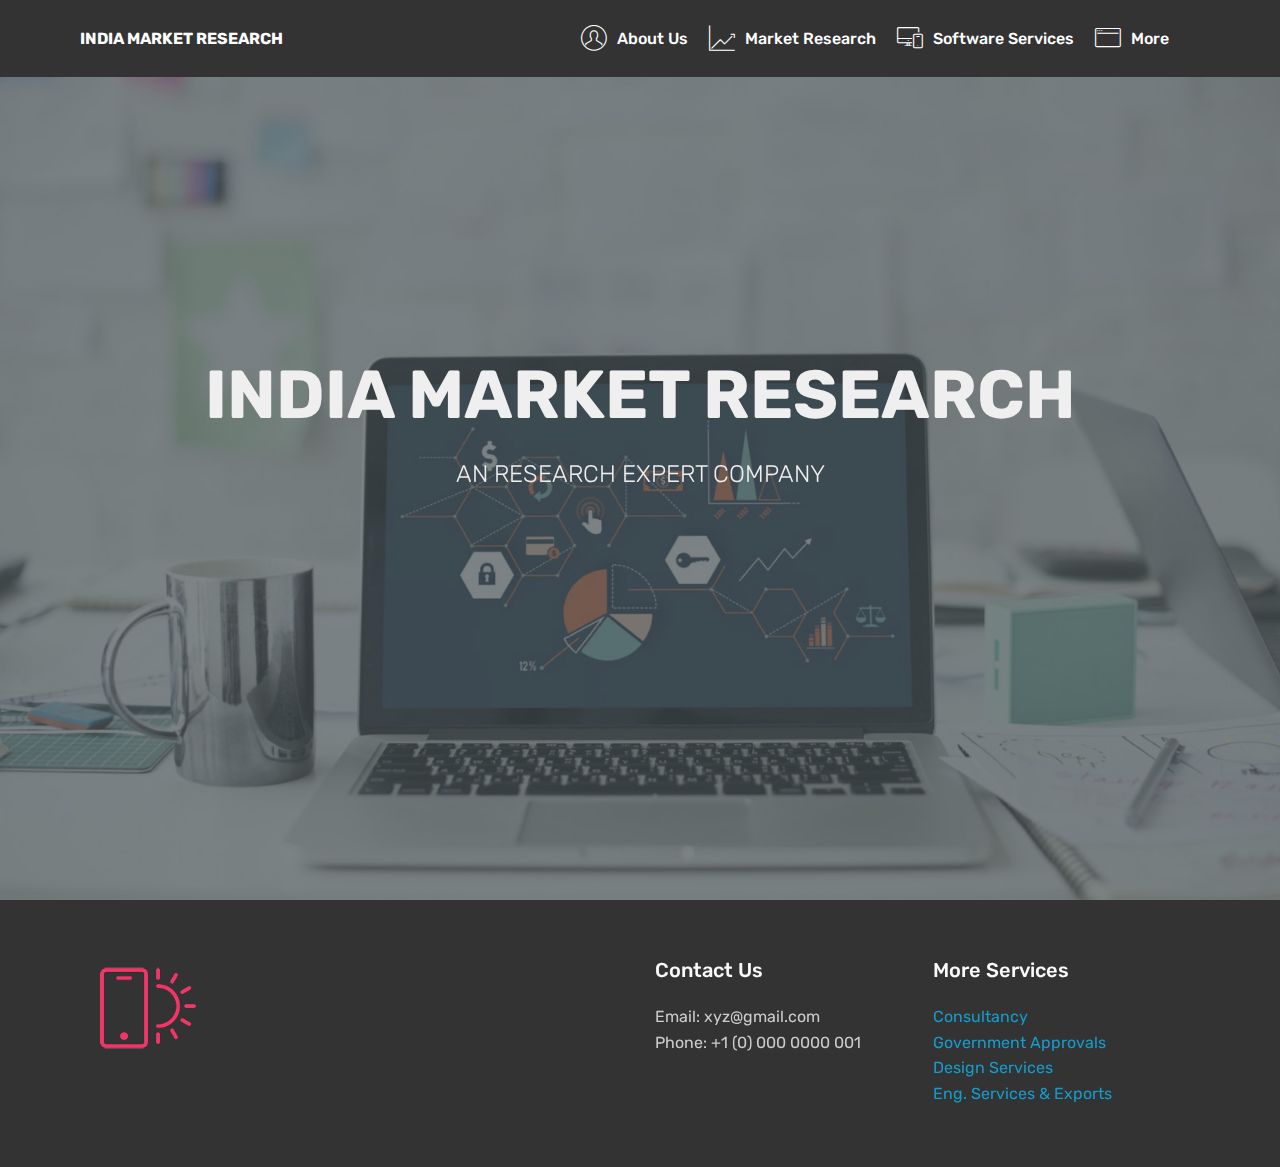
<file: index.html>
<!DOCTYPE html>
<html >
<head>
  <!-- Site made with Mobirise Website Builder v4.7.6, https://mobirise.com -->
  <meta charset="UTF-8">
  <meta http-equiv="X-UA-Compatible" content="IE=edge">
  <meta name="generator" content="Mobirise v4.7.6, mobirise.com">
  <meta name="viewport" content="width=device-width, initial-scale=1, minimum-scale=1">
  <link rel="shortcut icon" href="assets/images/mbr-122x81.jpg" type="image/x-icon">
  <meta name="description" content="">
  <title>Home</title>
  <link rel="stylesheet" href="assets/web/assets/mobirise-icons/mobirise-icons.css">
  <link rel="stylesheet" href="assets/tether/tether.min.css">
  <link rel="stylesheet" href="assets/bootstrap/css/bootstrap.min.css">
  <link rel="stylesheet" href="assets/bootstrap/css/bootstrap-grid.min.css">
  <link rel="stylesheet" href="assets/bootstrap/css/bootstrap-reboot.min.css">
  <link rel="stylesheet" href="assets/socicon/css/styles.css">
  <link rel="stylesheet" href="assets/dropdown/css/style.css">
  <link rel="stylesheet" href="assets/theme/css/style.css">
  <link rel="stylesheet" href="assets/mobirise/css/mbr-additional.css" type="text/css">
  
  
  
</head>
<body>
  <section class="menu cid-qTkzRZLJNu" once="menu" id="menu1-0">

    

    <nav class="navbar navbar-expand beta-menu navbar-dropdown align-items-center navbar-fixed-top navbar-toggleable-sm">
        <button class="navbar-toggler navbar-toggler-right" type="button" data-toggle="collapse" data-target="#navbarSupportedContent" aria-controls="navbarSupportedContent" aria-expanded="false" aria-label="Toggle navigation">
            <div class="hamburger">
                <span></span>
                <span></span>
                <span></span>
                <span></span>
            </div>
        </button>
        <div class="menu-logo">
            <div class="navbar-brand">
                
                <span class="navbar-caption-wrap"><a class="navbar-caption text-white display-4" href="index.html">
                        INDIA MARKET RESEARCH</a></span>
            </div>
        </div>
        <div class="collapse navbar-collapse" id="navbarSupportedContent">
            <ul class="navbar-nav nav-dropdown nav-right" data-app-modern-menu="true"><li class="nav-item">
                    <a class="nav-link link text-white display-4" href="page1.html"><span class="mbri-user mbr-iconfont mbr-iconfont-btn"></span>
                        
                        About Us
                    </a>
                </li><li class="nav-item"><a class="nav-link link text-white display-4" href="page2.html"><span class="mbri-growing-chart mbr-iconfont mbr-iconfont-btn"></span>Market Research</a></li><li class="nav-item"><a class="nav-link link text-white display-4" href="page4.html"><span class="mbri-responsive mbr-iconfont mbr-iconfont-btn"></span>Software Services</a></li><li class="nav-item"><a class="nav-link link text-white display-4" href="index.html#footer1-1h"><span class="mbri-browse mbr-iconfont mbr-iconfont-btn"></span>More</a></li><li class="nav-item">
                    <a class="nav-link link text-white display-4" href="https://mobirise.com">
                        </a>
                </li></ul>
            
        </div>
    </nav>
</section>

<section class="engine"><a href="https://mobirise.me/c">site builder</a></section><section class="cid-qTkA127IK8 mbr-fullscreen mbr-parallax-background" id="header2-1">

    

    <div class="mbr-overlay" style="opacity: 0.7; background-color: rgb(70, 80, 82);"></div>

    <div class="container align-center">
        <div class="row justify-content-md-center">
            <div class="mbr-white col-md-10">
                <h1 class="mbr-section-title mbr-bold pb-3 mbr-fonts-style display-1">INDIA MARKET RESEARCH
</h1>
                <h3 class="mbr-section-subtitle align-center mbr-light pb-3 mbr-fonts-style display-5">AN RESEARCH EXPERT COMPANY</h3>
                <p class="mbr-text pb-3 mbr-fonts-style display-5"></p>
                
            </div>
        </div>
    </div>
    
</section>

<section class="cid-qUneFeMalS" id="footer1-1h">

    

    

    <div class="container">
        <div class="media-container-row content text-white">
            <div class="col-12 col-md-3">
                <div class="media-wrap">
                    <a href="https://mobirise.com/">
                        <img src="assets/images/logo2.png" alt="Mobirise">
                    </a>
                </div>
            </div>
            <div class="col-12 col-md-3 mbr-fonts-style display-7">
                <h5 class="pb-3"></h5>
                <p class="mbr-text"></p>
            </div>
            <div class="col-12 col-md-3 mbr-fonts-style display-7">
                <h5 class="pb-3">
                    Contact Us</h5>
                <p class="mbr-text">
                    Email: xyz@gmail.com &nbsp; &nbsp; &nbsp; &nbsp; &nbsp; &nbsp; &nbsp; &nbsp; &nbsp; &nbsp;<br>Phone: +1 (0) 000 0000 001
                    <br><br></p>
            </div>
            <div class="col-12 col-md-3 mbr-fonts-style display-7">
                <h5 class="pb-3">
                    More Services</h5>
                <p class="mbr-text"><a class="text-primary" href="page3.html">Consultancy</a><br><a class="text-primary" href="page6.html">Government Approvals</a><br><a class="text-primary" href="page5.html">Design Services</a><a class="text-primary" href="https://mobirise.com/mobirise-free-mac.zip"></a><a href="page7.html">&nbsp;</a><br><a href="page7.html">Eng. Services &amp; Exports</a><br></p>
            </div>
        </div>
        
    </div>
</section>


  <script src="assets/web/assets/jquery/jquery.min.js"></script>
  <script src="assets/popper/popper.min.js"></script>
  <script src="assets/tether/tether.min.js"></script>
  <script src="assets/bootstrap/js/bootstrap.min.js"></script>
  <script src="assets/dropdown/js/script.min.js"></script>
  <script src="assets/touchswipe/jquery.touch-swipe.min.js"></script>
  <script src="assets/parallax/jarallax.min.js"></script>
  <script src="assets/smoothscroll/smooth-scroll.js"></script>
  <script src="assets/theme/js/script.js"></script>
  
  
</body>
</html>
</file>
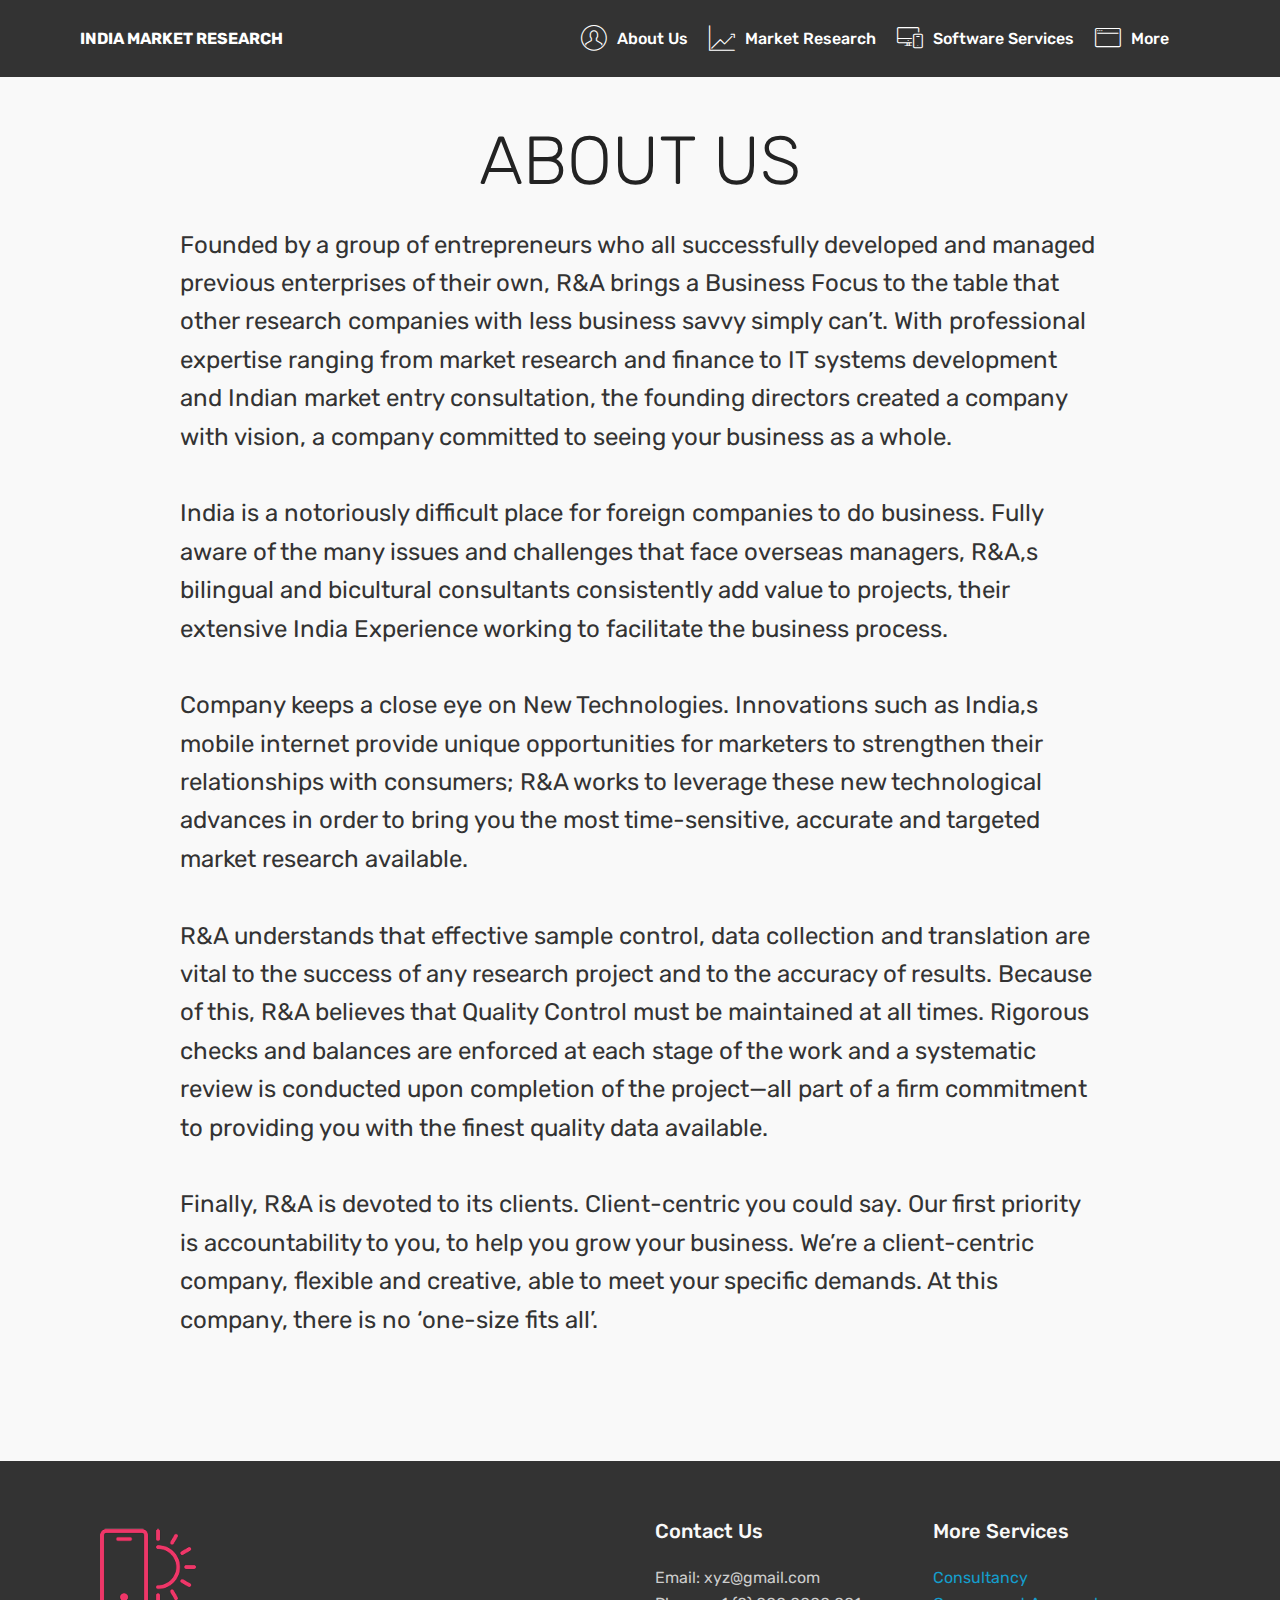
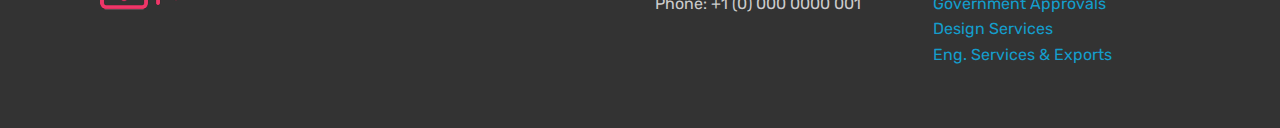
<file: page1.html>
<!DOCTYPE html>
<html >
<head>
  <!-- Site made with Mobirise Website Builder v4.7.6, https://mobirise.com -->
  <meta charset="UTF-8">
  <meta http-equiv="X-UA-Compatible" content="IE=edge">
  <meta name="generator" content="Mobirise v4.7.6, mobirise.com">
  <meta name="viewport" content="width=device-width, initial-scale=1, minimum-scale=1">
  <link rel="shortcut icon" href="assets/images/mbr-122x81.jpg" type="image/x-icon">
  <meta name="description" content="Web Page Generator Description">
  <title>About Us</title>
  <link rel="stylesheet" href="assets/web/assets/mobirise-icons/mobirise-icons.css">
  <link rel="stylesheet" href="assets/tether/tether.min.css">
  <link rel="stylesheet" href="assets/bootstrap/css/bootstrap.min.css">
  <link rel="stylesheet" href="assets/bootstrap/css/bootstrap-grid.min.css">
  <link rel="stylesheet" href="assets/bootstrap/css/bootstrap-reboot.min.css">
  <link rel="stylesheet" href="assets/dropdown/css/style.css">
  <link rel="stylesheet" href="assets/socicon/css/styles.css">
  <link rel="stylesheet" href="assets/theme/css/style.css">
  <link rel="stylesheet" href="assets/mobirise/css/mbr-additional.css" type="text/css">
  
  
  
</head>
<body>
  <section class="menu cid-qTkzRZLJNu" once="menu" id="menu1-4">

    

    <nav class="navbar navbar-expand beta-menu navbar-dropdown align-items-center navbar-fixed-top navbar-toggleable-sm">
        <button class="navbar-toggler navbar-toggler-right" type="button" data-toggle="collapse" data-target="#navbarSupportedContent" aria-controls="navbarSupportedContent" aria-expanded="false" aria-label="Toggle navigation">
            <div class="hamburger">
                <span></span>
                <span></span>
                <span></span>
                <span></span>
            </div>
        </button>
        <div class="menu-logo">
            <div class="navbar-brand">
                
                <span class="navbar-caption-wrap"><a class="navbar-caption text-white display-4" href="index.html">
                        INDIA MARKET RESEARCH</a></span>
            </div>
        </div>
        <div class="collapse navbar-collapse" id="navbarSupportedContent">
            <ul class="navbar-nav nav-dropdown nav-right" data-app-modern-menu="true"><li class="nav-item">
                    <a class="nav-link link text-white display-4" href="page1.html"><span class="mbri-user mbr-iconfont mbr-iconfont-btn"></span>
                        
                        About Us
                    </a>
                </li><li class="nav-item"><a class="nav-link link text-white display-4" href="page2.html"><span class="mbri-growing-chart mbr-iconfont mbr-iconfont-btn"></span>Market Research</a></li><li class="nav-item"><a class="nav-link link text-white display-4" href="page4.html"><span class="mbri-responsive mbr-iconfont mbr-iconfont-btn"></span>Software Services</a></li><li class="nav-item"><a class="nav-link link text-white display-4" href="index.html#footer1-1h"><span class="mbri-browse mbr-iconfont mbr-iconfont-btn"></span>More</a></li><li class="nav-item">
                    <a class="nav-link link text-white display-4" href="https://mobirise.com">
                        </a>
                </li></ul>
            
        </div>
    </nav>
</section>

<section class="engine"><a href="https://mobirise.me/l">free site templates</a></section><section class="header5 cid-qTCyQvf0gB" id="header5-w">

    

    
    <div class="container">
        <div class="row justify-content-center">
            <div class="mbr-white col-md-10">
                <h1 class="mbr-section-title align-center pb-3 mbr-fonts-style display-1">ABOUT US</h1>
                <p class="mbr-text align-center display-5 pb-3 mbr-fonts-style">Founded by a group of entrepreneurs who all successfully developed and managed previous enterprises of their own, R&amp;A brings a Business Focus to the table that other research companies with less business savvy simply can’t. With professional expertise ranging from market research and finance to IT systems development and Indian market entry consultation, the founding directors created a company with vision, a company committed to seeing your business as a whole. 
<br>
<br>India is a notoriously difficult place for foreign companies to do business. Fully aware of the many issues and challenges that face overseas managers, R&amp;A,s bilingual and bicultural consultants consistently add value to projects, their extensive India Experience working to facilitate the business process. 
<br>
<br>Company keeps a close eye on New Technologies. Innovations such as India,s mobile internet provide unique opportunities for marketers to strengthen their relationships with consumers; R&amp;A works to leverage these new technological advances in order to bring you the most time-sensitive, accurate and targeted market research available. 
<br>
<br>R&amp;A understands that effective sample control, data collection and translation are vital to the success of any research project and to the accuracy of results. Because of this, R&amp;A believes that Quality Control must be maintained at all times. Rigorous checks and balances are enforced at each stage of the work and a systematic review is conducted upon completion of the project—all part of a firm commitment to providing you with the finest quality data available. 
<br>
<br>Finally, R&amp;A is devoted to its clients. Client-centric you could say. Our first priority is accountability to you, to help you grow your business. We’re a client-centric company, flexible and creative, able to meet your specific demands. At this company, there is no ‘one-size fits all’. &nbsp;</p>
                
            </div>
        </div>
    </div>

    
</section>

<section class="cid-qUnt4WZJcG" id="footer1-2f">

    

    

    <div class="container">
        <div class="media-container-row content text-white">
            <div class="col-12 col-md-3">
                <div class="media-wrap">
                    <a href="https://mobirise.com/">
                        <img src="assets/images/logo2-1.png" alt="Mobirise">
                    </a>
                </div>
            </div>
            <div class="col-12 col-md-3 mbr-fonts-style display-7">
                <h5 class="pb-3"></h5>
                <p class="mbr-text"></p>
            </div>
            <div class="col-12 col-md-3 mbr-fonts-style display-7">
                <h5 class="pb-3">
                    Contact Us</h5>
                <p class="mbr-text">
                    Email: xyz@gmail.com &nbsp; &nbsp; &nbsp; &nbsp; &nbsp; &nbsp; &nbsp; &nbsp; &nbsp; &nbsp;<br>Phone: +1 (0) 000 0000 001
                    <br><br></p>
            </div>
            <div class="col-12 col-md-3 mbr-fonts-style display-7">
                <h5 class="pb-3">
                    More Services</h5>
                <p class="mbr-text"><a class="text-primary" href="page3.html">Consultancy</a><br><a class="text-primary" href="page6.html">Government Approvals</a><br><a class="text-primary" href="page5.html">Design Services</a><a class="text-primary" href="https://mobirise.com/mobirise-free-mac.zip"></a><a href="page7.html">&nbsp;</a><br><a href="page7.html">Eng. Services &amp; Exports</a><br></p>
            </div>
        </div>
        
    </div>
</section>


  <script src="assets/web/assets/jquery/jquery.min.js"></script>
  <script src="assets/popper/popper.min.js"></script>
  <script src="assets/tether/tether.min.js"></script>
  <script src="assets/bootstrap/js/bootstrap.min.js"></script>
  <script src="assets/smoothscroll/smooth-scroll.js"></script>
  <script src="assets/dropdown/js/script.min.js"></script>
  <script src="assets/touchswipe/jquery.touch-swipe.min.js"></script>
  <script src="assets/theme/js/script.js"></script>
  
  
</body>
</html>
</file>
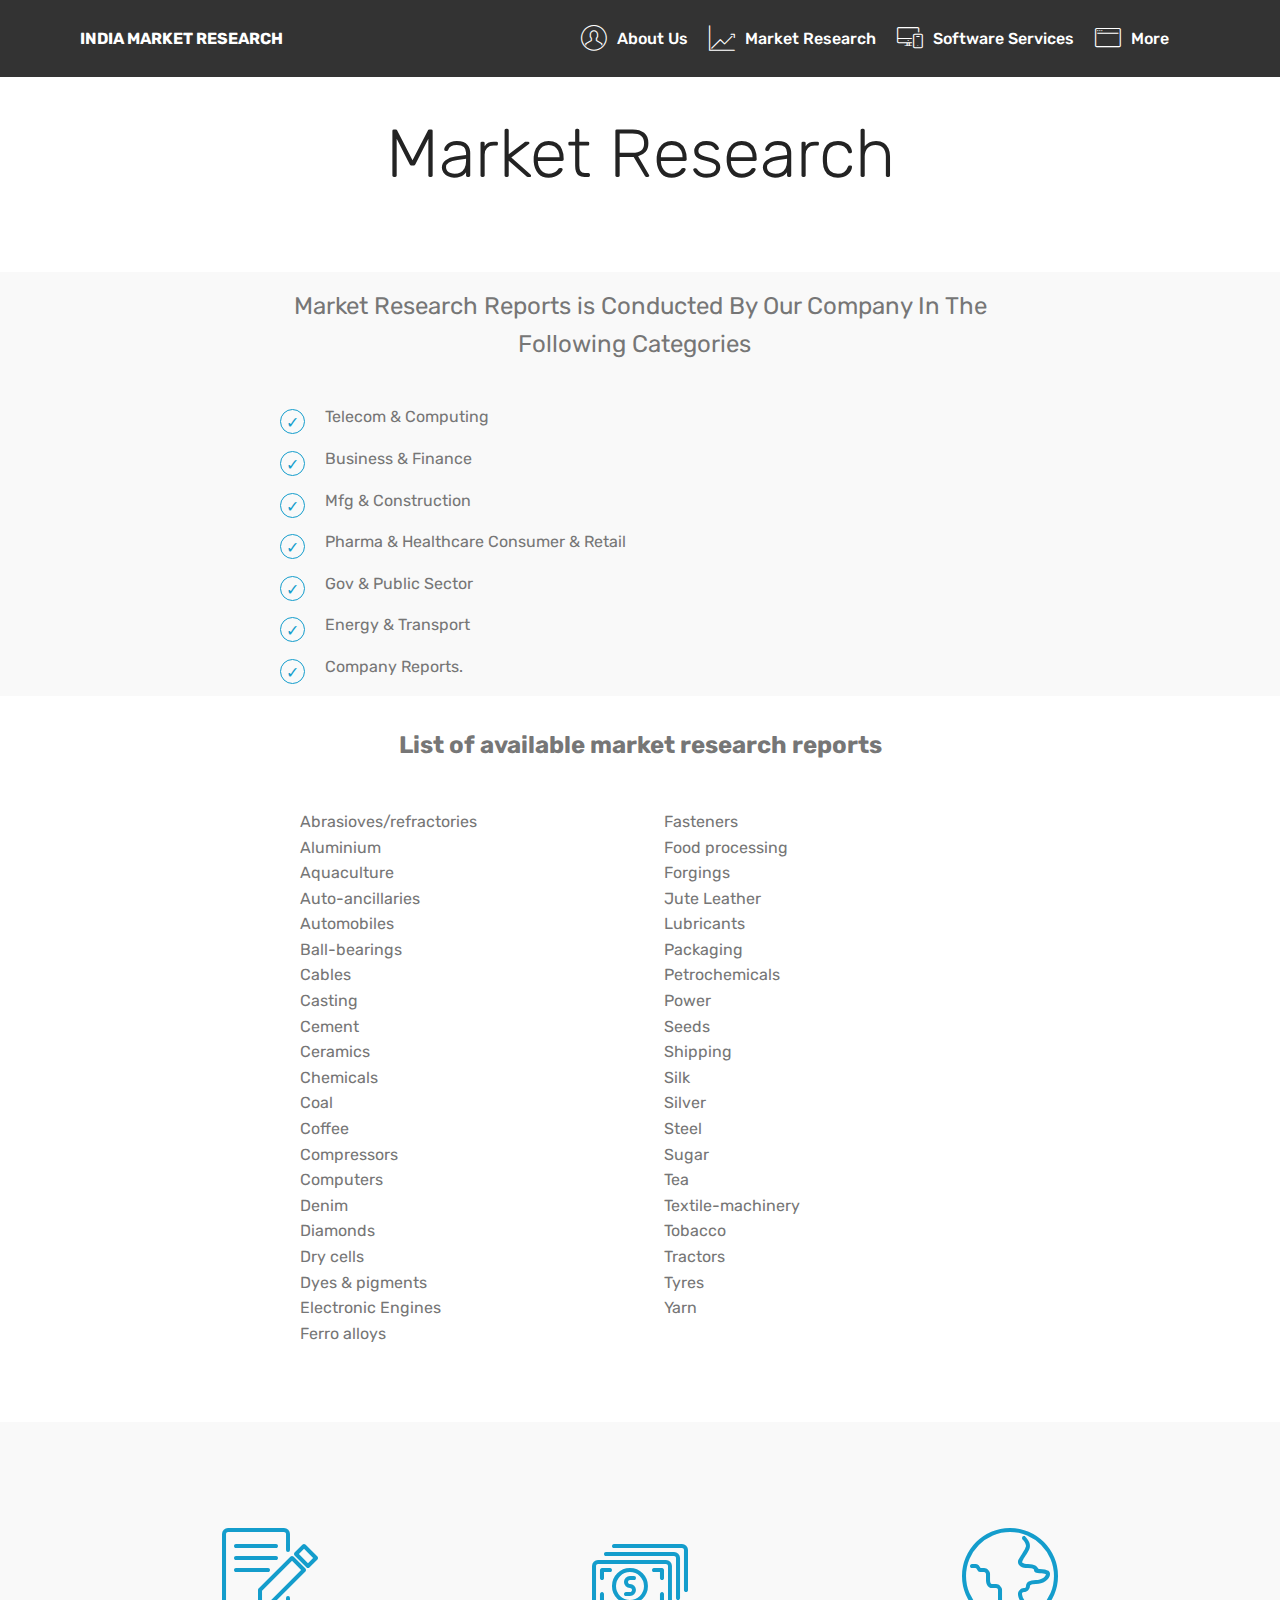
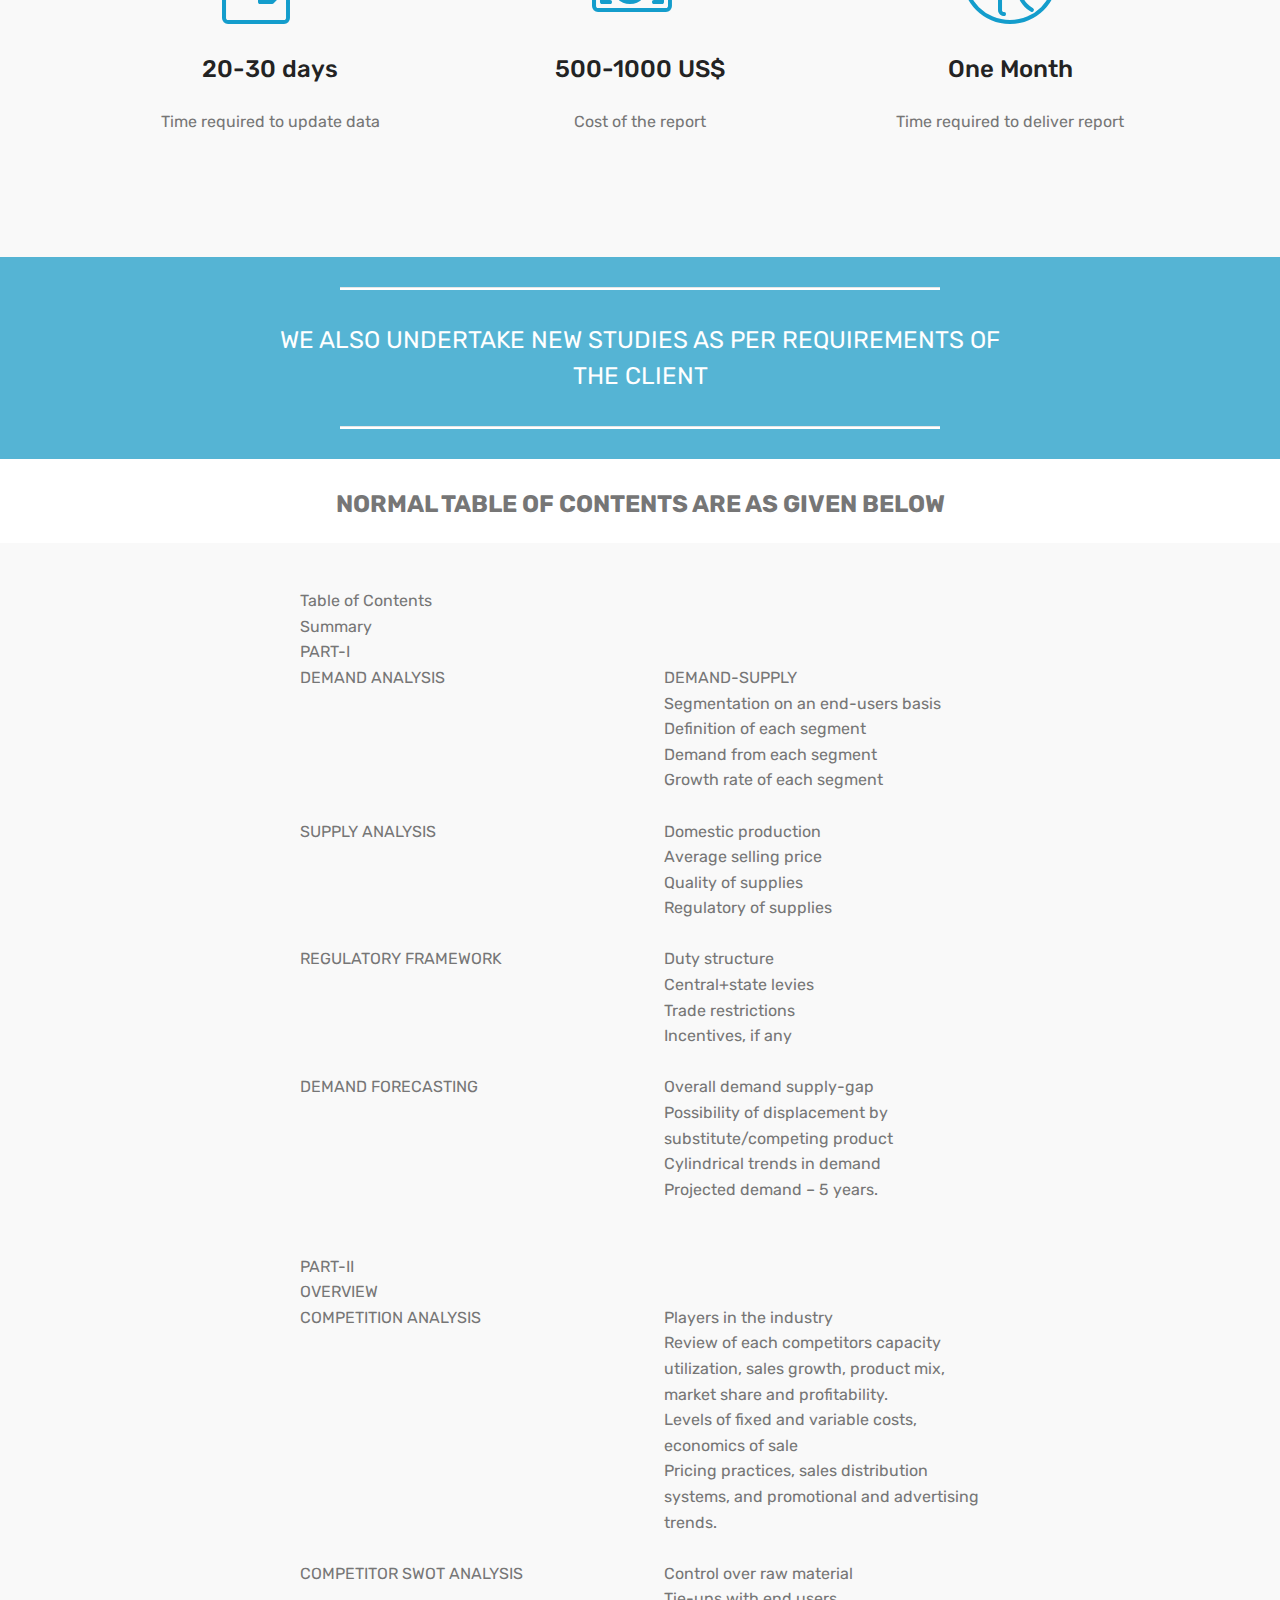
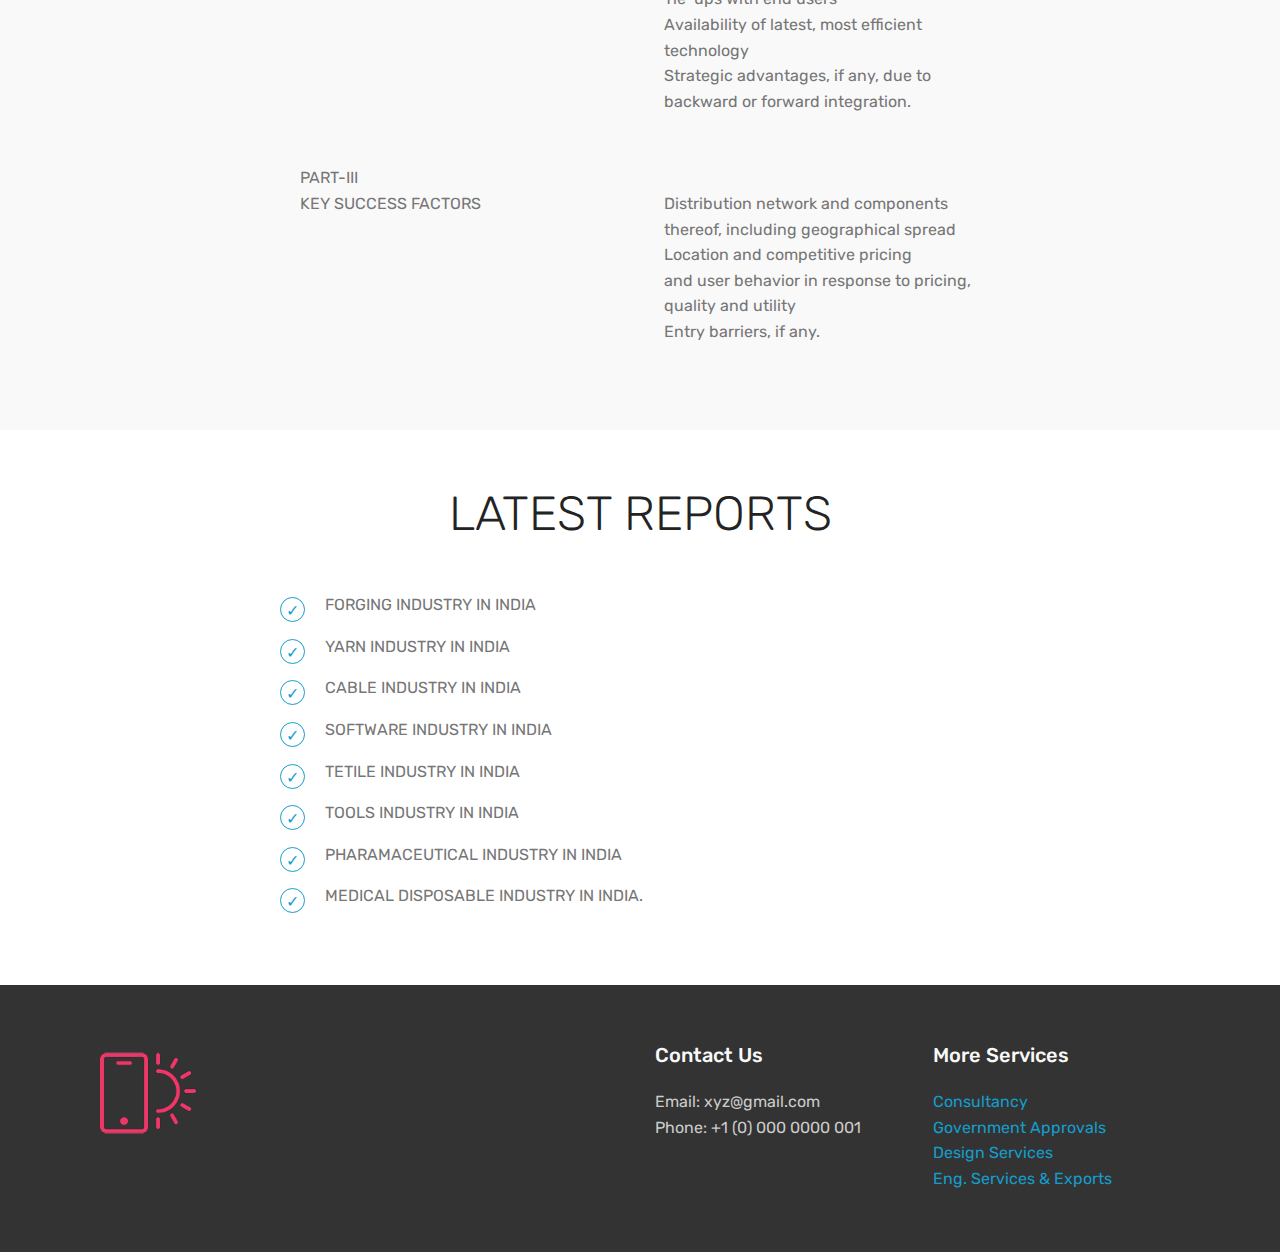
<file: page2.html>
<!DOCTYPE html>
<html >
<head>
  <!-- Site made with Mobirise Website Builder v4.7.6, https://mobirise.com -->
  <meta charset="UTF-8">
  <meta http-equiv="X-UA-Compatible" content="IE=edge">
  <meta name="generator" content="Mobirise v4.7.6, mobirise.com">
  <meta name="viewport" content="width=device-width, initial-scale=1, minimum-scale=1">
  <link rel="shortcut icon" href="assets/images/mbr-122x81.jpg" type="image/x-icon">
  <meta name="description" content="Web Page Builder Description">
  <title>Market Research</title>
  <link rel="stylesheet" href="assets/web/assets/mobirise-icons/mobirise-icons.css">
  <link rel="stylesheet" href="assets/tether/tether.min.css">
  <link rel="stylesheet" href="assets/bootstrap/css/bootstrap.min.css">
  <link rel="stylesheet" href="assets/bootstrap/css/bootstrap-grid.min.css">
  <link rel="stylesheet" href="assets/bootstrap/css/bootstrap-reboot.min.css">
  <link rel="stylesheet" href="assets/dropdown/css/style.css">
  <link rel="stylesheet" href="assets/socicon/css/styles.css">
  <link rel="stylesheet" href="assets/theme/css/style.css">
  <link rel="stylesheet" href="assets/mobirise/css/mbr-additional.css" type="text/css">
  
  
  
</head>
<body>
  <section class="menu cid-qTkzRZLJNu" once="menu" id="menu1-7">

    

    <nav class="navbar navbar-expand beta-menu navbar-dropdown align-items-center navbar-fixed-top navbar-toggleable-sm">
        <button class="navbar-toggler navbar-toggler-right" type="button" data-toggle="collapse" data-target="#navbarSupportedContent" aria-controls="navbarSupportedContent" aria-expanded="false" aria-label="Toggle navigation">
            <div class="hamburger">
                <span></span>
                <span></span>
                <span></span>
                <span></span>
            </div>
        </button>
        <div class="menu-logo">
            <div class="navbar-brand">
                
                <span class="navbar-caption-wrap"><a class="navbar-caption text-white display-4" href="index.html">
                        INDIA MARKET RESEARCH</a></span>
            </div>
        </div>
        <div class="collapse navbar-collapse" id="navbarSupportedContent">
            <ul class="navbar-nav nav-dropdown nav-right" data-app-modern-menu="true"><li class="nav-item">
                    <a class="nav-link link text-white display-4" href="page1.html"><span class="mbri-user mbr-iconfont mbr-iconfont-btn"></span>
                        
                        About Us
                    </a>
                </li><li class="nav-item"><a class="nav-link link text-white display-4" href="page2.html"><span class="mbri-growing-chart mbr-iconfont mbr-iconfont-btn"></span>Market Research</a></li><li class="nav-item"><a class="nav-link link text-white display-4" href="page4.html"><span class="mbri-responsive mbr-iconfont mbr-iconfont-btn"></span>Software Services</a></li><li class="nav-item"><a class="nav-link link text-white display-4" href="index.html#footer1-1h"><span class="mbri-browse mbr-iconfont mbr-iconfont-btn"></span>More</a></li><li class="nav-item">
                    <a class="nav-link link text-white display-4" href="https://mobirise.com">
                        </a>
                </li></ul>
            
        </div>
    </nav>
</section>

<section class="engine"><a href="https://mobirise.me/n">free landing page templates</a></section><section class="mbr-section content4 cid-qTChAoHlzB" id="content4-8">

    

    <div class="container">
        <div class="media-container-row">
            <div class="title col-12 col-md-8">
                <h2 class="align-center pb-3 mbr-fonts-style display-1">
                    Market Research</h2>
                
                
            </div>
        </div>
    </div>
</section>

<section class="mbr-section article content1 cid-qTClX00Cem" id="content1-h">
    
     

    <div class="container">
        <div class="media-container-row">
            <div class="mbr-text col-12 col-md-8 mbr-fonts-style display-5">Market Research Reports is Conducted By Our Company In The Following Categories &nbsp;</div>
        </div>
    </div>
</section>

<section class="mbr-section article content12 cid-qTChId8UIQ" id="content12-9">
     

    <div class="container">
        <div class="media-container-row">
            <div class="mbr-text counter-container col-12 col-md-8 mbr-fonts-style display-7">
                <div><br></div><ul>
                    <li>Telecom &amp; Computing&nbsp;</li><li>Business &amp; Finance&nbsp;</li><li>Mfg &amp; Construction</li><li>Pharma &amp; Healthcare Consumer &amp; Retail 
</li><li>Gov &amp; Public Sector 
</li><li>Energy &amp; Transport 
</li><li>Company Reports.&nbsp;</li>
                </ul>
            </div>
        </div>
    </div>
</section>

<section class="mbr-section article content1 cid-qTCinYtcrE" id="content1-f">
    
     

    <div class="container">
        <div class="media-container-row">
            <div class="mbr-text col-12 col-md-8 mbr-fonts-style display-5"><strong>List of available market research reports</strong></div>
        </div>
    </div>
</section>

<section class="mbr-section article content3 cid-qTChPMmy0W" id="content3-c">
      
     

    <div class="container">
        <div class="media-container-row">
            <div class="row col-12 col-md-8">
                <div class="col-12 col-md-6 pr-lg-4 mbr-text mbr-fonts-style display-7"><p>Abrasioves/refractories<br><span style="font-size: 1rem;">Aluminium	<br>Aquaculture<br>Auto-ancillaries<br>Automobiles</span><span style="font-size: 1rem;">&nbsp;<br>Ball-bearings<br>Cables<br>Casting<br>Cement<br>Ceramics<br>Chemicals<br>Coal<br>Coffee
<br>Compressors<br></span><span style="font-size: 1rem;">Computers<br>Denim<br>Diamonds<br>Dry cells<br>Dyes &amp; pigments<br>Electronic			Engines
<br>Ferro alloys<br></span></p></div>
                <div class="col-12 col-md-6 pl-lg-4 mbr-text mbr-fonts-style display-7"><p>Fasteners<br>Food processing<br>Forgings
<br>Jute		Leather<br>Lubricants	<br>Packaging<br>Petrochemicals	<br>Power	<br>Seeds	<br>Shipping
<br>Silk	<br>Silver	<br>Steel	<br>Sugar<br>Tea<br><span style="font-size: 1rem;">Textile-machinery	<br>Tobacco	<br>Tractors&nbsp;<br>Tyres	<br>Yarn</span></p></div>
            </div>
        </div>
    </div>
</section>

<section class="features1 cid-qTCmJp82UL" id="features1-i">
    
    

    
    <div class="container">
        <div class="media-container-row">

            <div class="card p-3 col-12 col-md-6 col-lg-4">
                <div class="card-img pb-3">
                    <span class="mbr-iconfont mbri-edit"></span>
                </div>
                <div class="card-box">
                    <h4 class="card-title py-3 mbr-fonts-style display-5">20-30 days</h4>
                    <p class="mbr-text mbr-fonts-style display-7">Time required to update data<br></p>
                </div>
            </div>

            <div class="card p-3 col-12 col-md-6 col-lg-4">
                <div class="card-img pb-3">
                    <span class="mbr-iconfont mbri-cash"></span>
                </div>
                <div class="card-box">
                    <h4 class="card-title py-3 mbr-fonts-style display-5">500-1000 US$</h4>
                    <p class="mbr-text mbr-fonts-style display-7">
                        Cost of the report	
                    </p>
                </div>
            </div>

            <div class="card p-3 col-12 col-md-6 col-lg-4">
                <div class="card-img pb-3">
                    <span class="mbr-iconfont mbri-globe"></span>
                </div>
                <div class="card-box">
                    <h4 class="card-title py-3 mbr-fonts-style display-5">One Month</h4>
                    <p class="mbr-text mbr-fonts-style display-7">
                        Time required to deliver report
                    </p>
                </div>
            </div>

            

        </div>

    </div>

</section>

<section class="mbr-section article content10 cid-qTCp5UoN5I" id="content10-o">
    
     

    <div class="container">
        <div class="inner-container" style="width: 66%;">
            <hr class="line" style="width: 82%;">
            <div class="section-text align-center mbr-white mbr-fonts-style display-5">WE ALSO UNDERTAKE NEW STUDIES AS PER REQUIREMENTS OF THE CLIENT</div>
            <hr class="line" style="width: 82%;">
        </div>
    </div>
</section>

<section class="mbr-section content4 cid-qTCoVSQj9f" id="content4-n">

    

    <div class="container">
        <div class="media-container-row">
            <div class="title col-12 col-md-8">
                
                <h3 class="mbr-section-subtitle align-center mbr-light mbr-fonts-style display-5"><strong>NORMAL TABLE OF CONTENTS ARE AS GIVEN BELOW</strong></h3>
                
            </div>
        </div>
    </div>
</section>

<section class="mbr-section article content3 cid-qTCpsImFlJ" id="content3-p">
      
     

    <div class="container">
        <div class="media-container-row">
            <div class="row col-12 col-md-8">
                <div class="col-12 col-md-6 pr-lg-4 mbr-text mbr-fonts-style display-7">Table of Contents
<div>Summary 
</div><div>PART-I
</div><div>DEMAND ANALYSIS
</div><div><br></div><div><br></div><div><br></div><div><br></div><div><br></div><div>SUPPLY ANALYSIS</div><div><br></div><div><br></div><div><br></div><div><br></div><div>REGULATORY FRAMEWORK</div><div><br></div><div><br></div><div><br></div><div>&nbsp;</div><div>DEMAND FORECASTING</div><div><br></div><div><br></div><div><br></div><div><br></div><div><br></div><div><br></div><div>PART-II&nbsp;</div><div>OVERVIEW</div><div>COMPETITION ANALYSIS</div><div><br></div><div><br></div><div><br></div><div><br></div><div><br></div><div><br></div><div><br></div><div><br></div><div><br></div><div>COMPETITOR SWOT ANALYSIS</div><div><br></div><div><br></div><div><br></div><div><br></div><div><br></div><div><br></div><div><br></div><div>PART-III
</div><div>KEY SUCCESS FACTORS
</div><div><br></div></div>
                <div class="col-12 col-md-6 pl-lg-4 mbr-text mbr-fonts-style display-7"><br><br><br>DEMAND-SUPPLY
                <div>Segmentation on an end-users basis
</div><div>Definition of each segment
</div><div>Demand from each segment
</div><div>Growth rate of each segment
</div><div><br></div><div>Domestic production
</div><div>Average selling price
</div><div>Quality of supplies
</div><div>Regulatory of supplies
</div><div><br></div><div>Duty structure
</div><div>Central+state levies
</div><div>Trade restrictions
</div><div>Incentives, if any
</div><div><br></div><div>Overall demand supply-gap
</div><div>Possibility of displacement by substitute/competing product
</div><div>Cylindrical trends in demand
</div><div>Projected demand – 5 years.
</div><div><br></div><div><br></div><div><br></div><div><br></div><div>Players in the industry
</div><div>Review of each competitors capacity utilization, sales growth, product mix, market share and profitability.
</div><div>Levels of fixed and variable costs, economics of sale
</div><div>Pricing practices, sales distribution systems, and promotional and advertising trends.
</div><div><br></div><div>Control over raw material
</div><div>Tie-ups with end users
</div><div>Availability of latest, most efficient technology
</div><div>Strategic advantages, if any, due to backward or forward integration.
</div><div><br></div><div><br></div><div><br></div><div>Distribution network and components thereof, including geographical spread
</div><div>Location and competitive pricing
</div><div>and user behavior in response to pricing, quality and utility
</div><div>Entry barriers, if any.
</div><div>
</div><div><br></div></div>
            </div>
        </div>
    </div>
</section>

<section class="mbr-section content4 cid-qTCt37UVL9" id="content4-v">

    

    <div class="container">
        <div class="media-container-row">
            <div class="title col-12 col-md-8">
                <h2 class="align-center pb-3 mbr-fonts-style display-2">LATEST REPORTS</h2>
                
                
            </div>
        </div>
    </div>
</section>

<section class="mbr-section article content12 cid-qTCrYwVq0L" id="content12-r">
     

    <div class="container">
        <div class="media-container-row">
            <div class="mbr-text counter-container col-12 col-md-8 mbr-fonts-style display-7">
                <ul>
                    <li>FORGING INDUSTRY IN INDIA
</li><li>YARN INDUSTRY IN INDIA
</li><li>CABLE INDUSTRY IN INDIA
</li><li>SOFTWARE INDUSTRY IN INDIA
</li><li>TETILE INDUSTRY IN INDIA
</li><li>TOOLS INDUSTRY IN INDIA
</li><li>PHARAMACEUTICAL INDUSTRY IN INDIA
</li><li>MEDICAL DISPOSABLE INDUSTRY IN INDIA.</li>
                </ul>
            </div>
        </div>
    </div>
</section>

<section class="cid-qUnt2pnHjI" id="footer1-2e">

    

    

    <div class="container">
        <div class="media-container-row content text-white">
            <div class="col-12 col-md-3">
                <div class="media-wrap">
                    <a href="https://mobirise.com/">
                        <img src="assets/images/logo2-1.png" alt="Mobirise">
                    </a>
                </div>
            </div>
            <div class="col-12 col-md-3 mbr-fonts-style display-7">
                <h5 class="pb-3"></h5>
                <p class="mbr-text"></p>
            </div>
            <div class="col-12 col-md-3 mbr-fonts-style display-7">
                <h5 class="pb-3">
                    Contact Us</h5>
                <p class="mbr-text">
                    Email: xyz@gmail.com &nbsp; &nbsp; &nbsp; &nbsp; &nbsp; &nbsp; &nbsp; &nbsp; &nbsp; &nbsp;<br>Phone: +1 (0) 000 0000 001
                    <br><br></p>
            </div>
            <div class="col-12 col-md-3 mbr-fonts-style display-7">
                <h5 class="pb-3">
                    More Services</h5>
                <p class="mbr-text"><a class="text-primary" href="page3.html">Consultancy</a><br><a class="text-primary" href="page6.html">Government Approvals</a><br><a class="text-primary" href="page5.html">Design Services</a><a class="text-primary" href="https://mobirise.com/mobirise-free-mac.zip"></a><a href="page7.html">&nbsp;</a><br><a href="page7.html">Eng. Services &amp; Exports</a><br></p>
            </div>
        </div>
        
    </div>
</section>


  <script src="assets/web/assets/jquery/jquery.min.js"></script>
  <script src="assets/popper/popper.min.js"></script>
  <script src="assets/tether/tether.min.js"></script>
  <script src="assets/bootstrap/js/bootstrap.min.js"></script>
  <script src="assets/smoothscroll/smooth-scroll.js"></script>
  <script src="assets/dropdown/js/script.min.js"></script>
  <script src="assets/touchswipe/jquery.touch-swipe.min.js"></script>
  <script src="assets/theme/js/script.js"></script>
  
  
</body>
</html>
</file>
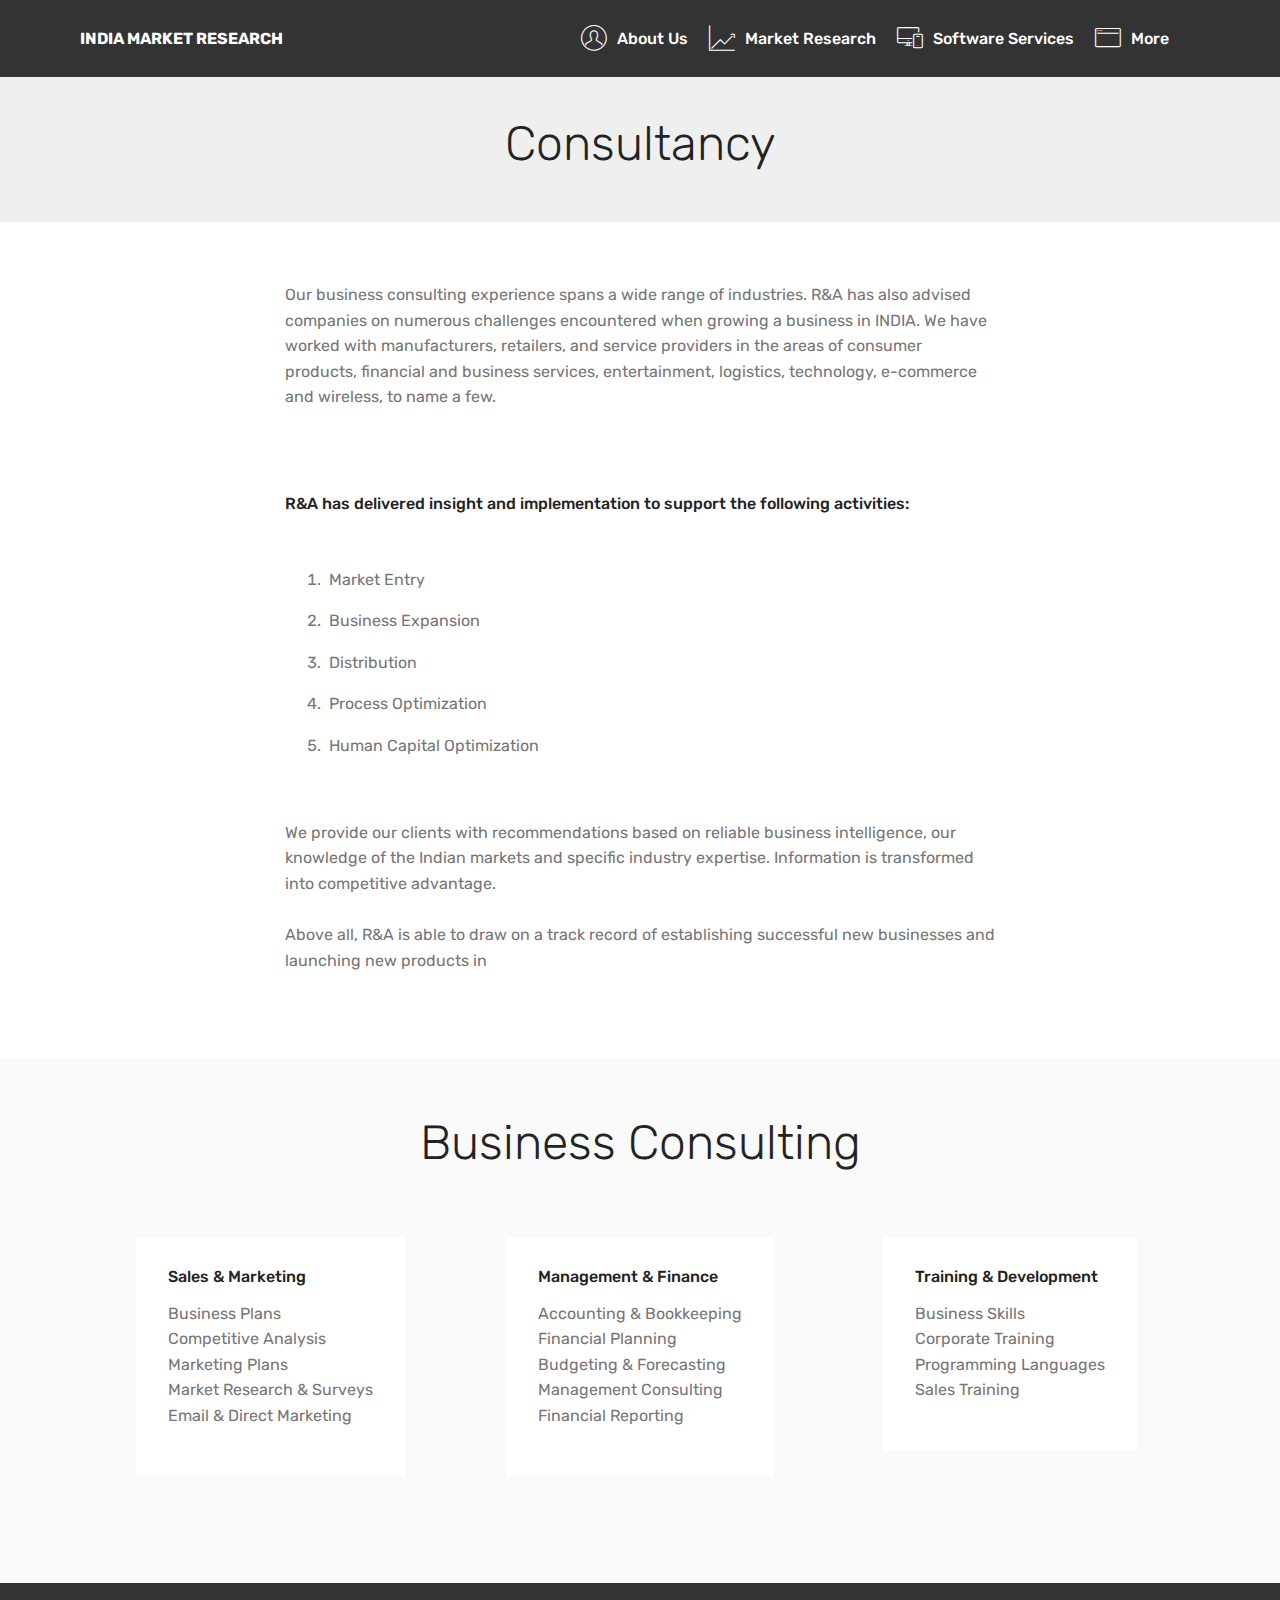
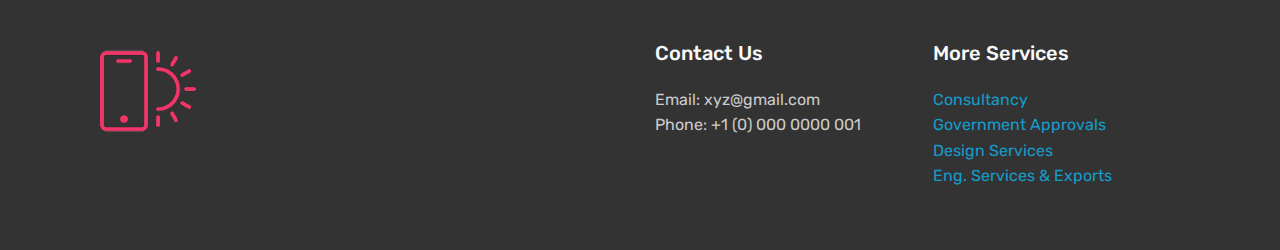
<file: page3.html>
<!DOCTYPE html>
<html >
<head>
  <!-- Site made with Mobirise Website Builder v4.7.6, https://mobirise.com -->
  <meta charset="UTF-8">
  <meta http-equiv="X-UA-Compatible" content="IE=edge">
  <meta name="generator" content="Mobirise v4.7.6, mobirise.com">
  <meta name="viewport" content="width=device-width, initial-scale=1, minimum-scale=1">
  <link rel="shortcut icon" href="assets/images/mbr-122x81.jpg" type="image/x-icon">
  <meta name="description" content="Website Maker Description">
  <title>Consultancy</title>
  <link rel="stylesheet" href="assets/web/assets/mobirise-icons/mobirise-icons.css">
  <link rel="stylesheet" href="assets/tether/tether.min.css">
  <link rel="stylesheet" href="assets/bootstrap/css/bootstrap.min.css">
  <link rel="stylesheet" href="assets/bootstrap/css/bootstrap-grid.min.css">
  <link rel="stylesheet" href="assets/bootstrap/css/bootstrap-reboot.min.css">
  <link rel="stylesheet" href="assets/dropdown/css/style.css">
  <link rel="stylesheet" href="assets/socicon/css/styles.css">
  <link rel="stylesheet" href="assets/theme/css/style.css">
  <link rel="stylesheet" href="assets/mobirise/css/mbr-additional.css" type="text/css">
  
  
  
</head>
<body>
  <section class="menu cid-qTkzRZLJNu" once="menu" id="menu1-y">

    

    <nav class="navbar navbar-expand beta-menu navbar-dropdown align-items-center navbar-fixed-top navbar-toggleable-sm">
        <button class="navbar-toggler navbar-toggler-right" type="button" data-toggle="collapse" data-target="#navbarSupportedContent" aria-controls="navbarSupportedContent" aria-expanded="false" aria-label="Toggle navigation">
            <div class="hamburger">
                <span></span>
                <span></span>
                <span></span>
                <span></span>
            </div>
        </button>
        <div class="menu-logo">
            <div class="navbar-brand">
                
                <span class="navbar-caption-wrap"><a class="navbar-caption text-white display-4" href="index.html">
                        INDIA MARKET RESEARCH</a></span>
            </div>
        </div>
        <div class="collapse navbar-collapse" id="navbarSupportedContent">
            <ul class="navbar-nav nav-dropdown nav-right" data-app-modern-menu="true"><li class="nav-item">
                    <a class="nav-link link text-white display-4" href="page1.html"><span class="mbri-user mbr-iconfont mbr-iconfont-btn"></span>
                        
                        About Us
                    </a>
                </li><li class="nav-item"><a class="nav-link link text-white display-4" href="page2.html"><span class="mbri-growing-chart mbr-iconfont mbr-iconfont-btn"></span>Market Research</a></li><li class="nav-item"><a class="nav-link link text-white display-4" href="page4.html"><span class="mbri-responsive mbr-iconfont mbr-iconfont-btn"></span>Software Services</a></li><li class="nav-item"><a class="nav-link link text-white display-4" href="index.html#footer1-1h"><span class="mbri-browse mbr-iconfont mbr-iconfont-btn"></span>More</a></li><li class="nav-item">
                    <a class="nav-link link text-white display-4" href="https://mobirise.com">
                        </a>
                </li></ul>
            
        </div>
    </nav>
</section>

<section class="engine"><a href="https://mobirise.me/n">free landing page html templates</a></section><section class="mbr-section content4 cid-qUnbA0dUqW" id="content4-z">

    

    <div class="container">
        <div class="media-container-row">
            <div class="title col-12 col-md-8">
                <h2 class="align-center pb-3 mbr-fonts-style display-2">Consultancy</h2>
                
                
            </div>
        </div>
    </div>
</section>

<section class="mbr-section article content1 cid-qUnbJH25rw" id="content1-10">
    
     

    <div class="container">
        <div class="media-container-row">
            <div class="mbr-text col-12 col-md-8 mbr-fonts-style display-7">Our business consulting experience spans a wide range of industries. R&amp;A has also advised companies on numerous challenges encountered when growing a business in INDIA. We have worked with manufacturers, retailers, and service providers in the areas of consumer products, financial and business services, entertainment, logistics, technology, e-commerce and wireless, to name a few.<div><strong><br></strong></div></div>
        </div>
    </div>
</section>

<section class="mbr-section content4 cid-qUnbUIw2P4" id="content4-11">

    

    <div class="container">
        <div class="media-container-row">
            <div class="title col-12 col-md-8">
                <h2 class="align-center pb-3 mbr-fonts-style display-7">R&amp;A has delivered insight and implementation to support the following activities:<div><br></div></h2>
                
                
            </div>
        </div>
    </div>
</section>

<section class="mbr-section article content11 cid-qUnc4I6Jkt" id="content11-12">
     

    <div class="container">
        <div class="media-container-row">
            <div class="mbr-text counter-container col-12 col-md-8 mbr-fonts-style display-7">
                <ol>
                    <li>&nbsp;Market Entry&nbsp;</li><li>&nbsp;Business Expansion&nbsp;</li><li>&nbsp;Distribution&nbsp;</li><li>&nbsp;Process Optimization </li><li>&nbsp;Human Capital Optimization&nbsp;</li>
                </ol>
            </div>
        </div>
    </div>
</section>

<section class="mbr-section article content1 cid-qUncuNgST5" id="content1-13">
    
     

    <div class="container">
        <div class="media-container-row">
            <div class="mbr-text col-12 col-md-8 mbr-fonts-style display-7">We provide our clients with recommendations based on reliable business intelligence, our knowledge of the Indian markets and specific industry expertise. Information is transformed into competitive advantage.<div><br></div><div>Above all, R&amp;A is able to draw on a track record of establishing successful new businesses and launching new products in&nbsp;</div><div><strong><br></strong></div></div>
        </div>
    </div>
</section>

<section class="mbr-section content4 cid-qUniPy37DJ" id="content4-1m">

    

    <div class="container">
        <div class="media-container-row">
            <div class="title col-12 col-md-8">
                <h2 class="align-center pb-3 mbr-fonts-style display-2">
                    Business Consulting</h2>
                
                
            </div>
        </div>
    </div>
</section>

<section class="features4 cid-qUnjdNXL3b" id="features4-1o">
    
         

    
    <div class="container">
        <div class="media-container-row">
            <div class="card p-3 col-12 col-md-6 col-lg-4">
                <div class="card-wrapper media-container-row media-container-row">
                    <div class="card-box">
                        <h4 class="card-title pb-3 mbr-fonts-style display-7">Sales &amp; Marketing&nbsp;</h4>
                        <p class="mbr-text mbr-fonts-style display-7">Business Plans <br>Competitive Analysis <br>Marketing Plans <br>Market Research &amp; Surveys <br>Email &amp; Direct Marketing&nbsp;<br></p>
                    </div>
                </div>
            </div>

            <div class="card p-3 col-12 col-md-6 col-12 col-md-6 col-lg-4">
                <div class="card-wrapper media-container-row">
                    <div class="card-box">
                        <h4 class="card-title pb-3 mbr-fonts-style display-7">Management &amp; Finance&nbsp;</h4>
                        <p class="mbr-text mbr-fonts-style display-7">Accounting &amp; Bookkeeping <br>Financial Planning <br>Budgeting &amp; Forecasting <br>Management Consulting <br>Financial Reporting&nbsp;<br></p>
                    </div>
                </div>
            </div>

            <div class="card p-3 col-12 col-md-6 col-lg-4">
                <div class="card-wrapper media-container-row">
                    <div class="card-box">
                        <h4 class="card-title pb-3 mbr-fonts-style display-7">Training &amp; Development&nbsp;</h4>
                        <p class="mbr-text mbr-fonts-style display-7">Business Skills <br>Corporate Training <br>Programming Languages <br>Sales Training&nbsp;<br></p>
                    </div>
                </div>
            </div>

            
        </div>
    </div>
</section>

<section class="cid-qUnsZESBOS" id="footer1-2d">

    

    

    <div class="container">
        <div class="media-container-row content text-white">
            <div class="col-12 col-md-3">
                <div class="media-wrap">
                    <a href="https://mobirise.com/">
                        <img src="assets/images/logo2-1.png" alt="Mobirise">
                    </a>
                </div>
            </div>
            <div class="col-12 col-md-3 mbr-fonts-style display-7">
                <h5 class="pb-3"></h5>
                <p class="mbr-text"></p>
            </div>
            <div class="col-12 col-md-3 mbr-fonts-style display-7">
                <h5 class="pb-3">
                    Contact Us</h5>
                <p class="mbr-text">
                    Email: xyz@gmail.com &nbsp; &nbsp; &nbsp; &nbsp; &nbsp; &nbsp; &nbsp; &nbsp; &nbsp; &nbsp;<br>Phone: +1 (0) 000 0000 001
                    <br><br></p>
            </div>
            <div class="col-12 col-md-3 mbr-fonts-style display-7">
                <h5 class="pb-3">
                    More Services</h5>
                <p class="mbr-text"><a class="text-primary" href="page3.html">Consultancy</a><br><a class="text-primary" href="page6.html">Government Approvals</a><br><a class="text-primary" href="page5.html">Design Services</a><a class="text-primary" href="https://mobirise.com/mobirise-free-mac.zip"></a><a href="page7.html">&nbsp;</a><br><a href="page7.html">Eng. Services &amp; Exports</a><br></p>
            </div>
        </div>
        
    </div>
</section>


  <script src="assets/web/assets/jquery/jquery.min.js"></script>
  <script src="assets/popper/popper.min.js"></script>
  <script src="assets/tether/tether.min.js"></script>
  <script src="assets/bootstrap/js/bootstrap.min.js"></script>
  <script src="assets/smoothscroll/smooth-scroll.js"></script>
  <script src="assets/dropdown/js/script.min.js"></script>
  <script src="assets/touchswipe/jquery.touch-swipe.min.js"></script>
  <script src="assets/theme/js/script.js"></script>
  
  
</body>
</html>
</file>
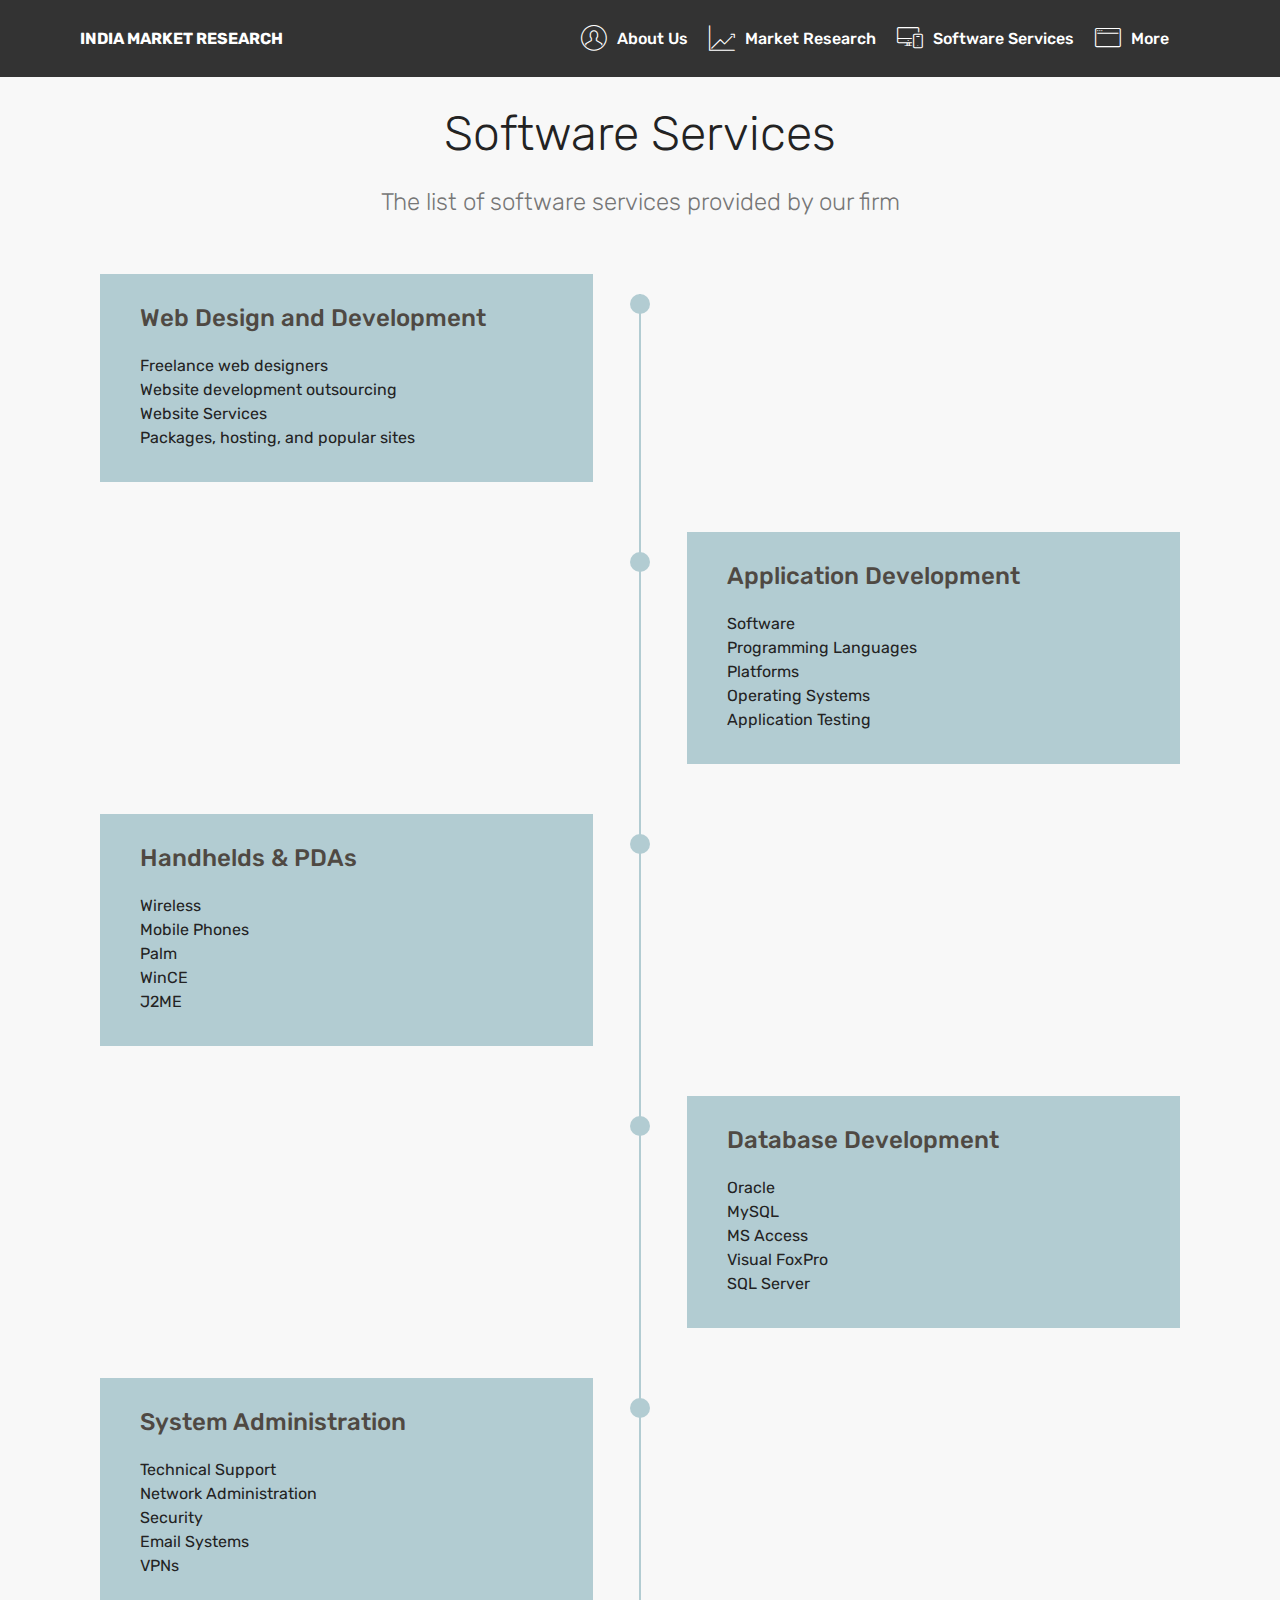
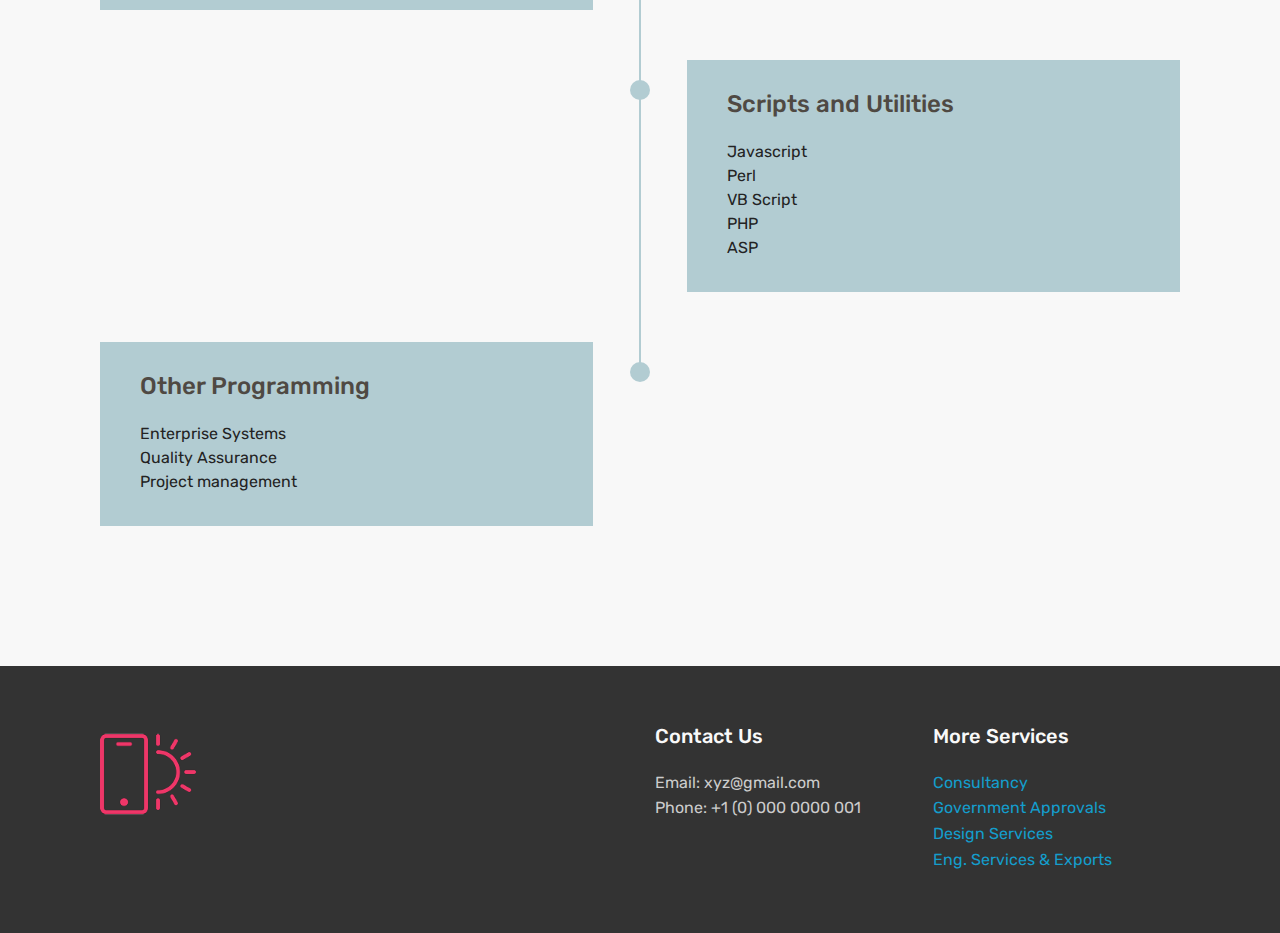
<file: page4.html>
<!DOCTYPE html>
<html >
<head>
  <!-- Site made with Mobirise Website Builder v4.7.6, https://mobirise.com -->
  <meta charset="UTF-8">
  <meta http-equiv="X-UA-Compatible" content="IE=edge">
  <meta name="generator" content="Mobirise v4.7.6, mobirise.com">
  <meta name="viewport" content="width=device-width, initial-scale=1, minimum-scale=1">
  <link rel="shortcut icon" href="assets/images/mbr-122x81.jpg" type="image/x-icon">
  <meta name="description" content="Web Page Creator Description">
  <title>Software Services</title>
  <link rel="stylesheet" href="assets/web/assets/mobirise-icons/mobirise-icons.css">
  <link rel="stylesheet" href="assets/tether/tether.min.css">
  <link rel="stylesheet" href="assets/bootstrap/css/bootstrap.min.css">
  <link rel="stylesheet" href="assets/bootstrap/css/bootstrap-grid.min.css">
  <link rel="stylesheet" href="assets/bootstrap/css/bootstrap-reboot.min.css">
  <link rel="stylesheet" href="assets/dropdown/css/style.css">
  <link rel="stylesheet" href="assets/socicon/css/styles.css">
  <link rel="stylesheet" href="assets/theme/css/style.css">
  <link rel="stylesheet" href="assets/mobirise/css/mbr-additional.css" type="text/css">
  
  
  
</head>
<body>
  <section class="menu cid-qTkzRZLJNu" once="menu" id="menu1-1j">

    

    <nav class="navbar navbar-expand beta-menu navbar-dropdown align-items-center navbar-fixed-top navbar-toggleable-sm">
        <button class="navbar-toggler navbar-toggler-right" type="button" data-toggle="collapse" data-target="#navbarSupportedContent" aria-controls="navbarSupportedContent" aria-expanded="false" aria-label="Toggle navigation">
            <div class="hamburger">
                <span></span>
                <span></span>
                <span></span>
                <span></span>
            </div>
        </button>
        <div class="menu-logo">
            <div class="navbar-brand">
                
                <span class="navbar-caption-wrap"><a class="navbar-caption text-white display-4" href="index.html">
                        INDIA MARKET RESEARCH</a></span>
            </div>
        </div>
        <div class="collapse navbar-collapse" id="navbarSupportedContent">
            <ul class="navbar-nav nav-dropdown nav-right" data-app-modern-menu="true"><li class="nav-item">
                    <a class="nav-link link text-white display-4" href="page1.html"><span class="mbri-user mbr-iconfont mbr-iconfont-btn"></span>
                        
                        About Us
                    </a>
                </li><li class="nav-item"><a class="nav-link link text-white display-4" href="page2.html"><span class="mbri-growing-chart mbr-iconfont mbr-iconfont-btn"></span>Market Research</a></li><li class="nav-item"><a class="nav-link link text-white display-4" href="page4.html"><span class="mbri-responsive mbr-iconfont mbr-iconfont-btn"></span>Software Services</a></li><li class="nav-item"><a class="nav-link link text-white display-4" href="index.html#footer1-1h"><span class="mbri-browse mbr-iconfont mbr-iconfont-btn"></span>More</a></li><li class="nav-item">
                    <a class="nav-link link text-white display-4" href="https://mobirise.com">
                        </a>
                </li></ul>
            
        </div>
    </nav>
</section>

<section class="engine"><a href="https://mobirise.me/y">free html web templates</a></section><section class="timeline1 cid-qUngwHrsUU" id="timeline1-1l">

    

    

    <div class="container align-center">
        <h2 class="mbr-section-title pb-3 mbr-fonts-style display-2">
            Software Services</h2>
        <h3 class="mbr-section-subtitle pb-5 mbr-fonts-style display-5">
            The list of software services provided by our firm</h3>

        <div class="container timelines-container" mbri-timelines="">
            <div class="row timeline-element reverse separline">      
                 <div class="timeline-date-panel col-xs-12 col-md-6  align-left">         
                    <div class="time-line-date-content">
                        
                    </div>
                </div>
           <span class="iconBackground"></span>
            <div class="col-xs-12 col-md-6 align-right">
                <div class="timeline-text-content">
                    <h4 class="mbr-timeline-title pb-3 mbr-fonts-style display-5">Web Design and Development</h4>
                    <p class="mbr-timeline-text mbr-fonts-style display-7">Freelance web designers<br>Website development outsourcing<br>Website Services<br>Packages, hosting, and popular sites&nbsp;<br></p>
                 </div>
            </div>
            </div>

            <div class="row timeline-element  separline">
                <div class="timeline-date-panel col-xs-12 col-md-6 align-right">
                    <div class="time-line-date-content">
                        
                    </div>
                </div>
                <span class="iconBackground"></span>
                <div class="col-xs-12 col-md-6 align-left ">
                    <div class="timeline-text-content">
                        <h4 class="mbr-timeline-title pb-3 mbr-fonts-style display-5">Application Development</h4>
                        <p class="mbr-timeline-text mbr-fonts-style display-7">Software <br>Programming Languages <br>Platforms <br>Operating Systems <br>Application Testing<br></p>
                    </div>
                </div>
            </div> 


            <div class="row timeline-element reverse separline">
                <div class="timeline-date-panel col-xs-12 col-md-6  align-left">
                    <div class="time-line-date-content">
                        
                    </div>
                </div>
                <span class="iconBackground"></span>
                <div class="col-xs-12 col-md-6 align-right">
                    <div class="timeline-text-content">
                        <h4 class="mbr-timeline-title pb-3 mbr-fonts-style display-5">Handhelds &amp; PDAs&nbsp;</h4>      
                        <p class="mbr-timeline-text mbr-fonts-style display-7">Wireless <br>Mobile Phones <br>Palm <br>WinCE <br>J2ME<br></p>
                    </div>
                </div>
            </div>

            <div class="row timeline-element  separline">
                <div class="timeline-date-panel col-xs-12 col-md-6 align-right">
                    <div class="time-line-date-content">
                        
                    </div>
                </div>
                <span class="iconBackground"></span>
                <div class="col-xs-12 col-md-6 align-left ">
                    <div class="timeline-text-content">
                        <h4 class="mbr-timeline-title pb-3 mbr-fonts-style display-5">Database Development&nbsp;</h4>
                        <p class="mbr-timeline-text mbr-fonts-style display-7">Oracle <br>MySQL <br>MS Access <br>Visual FoxPro <br>SQL Server&nbsp;<br></p>
                    </div>
                </div>
            </div>


            <div class="row timeline-element reverse separline">
                <div class="timeline-date-panel col-xs-12 col-md-6  align-left">
                    <div class="time-line-date-content">
                        
                    </div>
                </div>
                <span class="iconBackground"></span>
                <div class="col-xs-12 col-md-6 align-right">
                    <div class="timeline-text-content">
                        <h4 class="mbr-timeline-title pb-3 mbr-fonts-style display-5">System Administration&nbsp;</h4>
                        <p class="mbr-timeline-text mbr-fonts-style display-7">Technical Support <br>Network Administration <br>Security <br>Email Systems <br>VPNs&nbsp;<br></p>
                    </div>
                </div>
            </div>


            <div class="row timeline-element separline">
                <div class="timeline-date-panel col-xs-12 col-md-6 align-right">
                    <div class="time-line-date-content">
                       
                    </div>
                </div>
                <span class="iconBackground"></span>
                <div class="col-xs-12 col-md-6 align-left ">
                    <div class="timeline-text-content">
                        <h4 class="mbr-timeline-title pb-3 mbr-fonts-style display-5">Scripts and Utilities&nbsp;</h4>
                        <p class="mbr-timeline-text mbr-fonts-style display-7">Javascript <br>Perl <br>VB Script <br>PHP <br>ASP&nbsp;<br></p>
                    </div>
                </div>
            </div>

            <div class="row timeline-element reverse">
                <div class="timeline-date-panel col-xs-12 col-md-6  align-left">
                    <div class="time-line-date-content">
                        
                    </div>
                </div>
                <span class="iconBackground"></span>
                <div class="col-xs-12 col-md-6 align-right">
                    <div class="timeline-text-content">
                        <h4 class="mbr-timeline-title pb-3 mbr-fonts-style display-5">Other Programming&nbsp;</h4>
                        <p class="mbr-timeline-text mbr-fonts-style display-7">Enterprise Systems <br>Quality Assurance <br>Project management&nbsp;<br></p>
                    </div>
                </div>
            </div>

            

            

            

            

            
        </div>
    </div>
</section>

<section class="cid-qUnsXgbsgX" id="footer1-2c">

    

    

    <div class="container">
        <div class="media-container-row content text-white">
            <div class="col-12 col-md-3">
                <div class="media-wrap">
                    <a href="https://mobirise.com/">
                        <img src="assets/images/logo2-1.png" alt="Mobirise">
                    </a>
                </div>
            </div>
            <div class="col-12 col-md-3 mbr-fonts-style display-7">
                <h5 class="pb-3"></h5>
                <p class="mbr-text"></p>
            </div>
            <div class="col-12 col-md-3 mbr-fonts-style display-7">
                <h5 class="pb-3">
                    Contact Us</h5>
                <p class="mbr-text">
                    Email: xyz@gmail.com &nbsp; &nbsp; &nbsp; &nbsp; &nbsp; &nbsp; &nbsp; &nbsp; &nbsp; &nbsp;<br>Phone: +1 (0) 000 0000 001
                    <br><br></p>
            </div>
            <div class="col-12 col-md-3 mbr-fonts-style display-7">
                <h5 class="pb-3">
                    More Services</h5>
                <p class="mbr-text"><a class="text-primary" href="page3.html">Consultancy</a><br><a class="text-primary" href="page6.html">Government Approvals</a><br><a class="text-primary" href="page5.html">Design Services</a><a class="text-primary" href="https://mobirise.com/mobirise-free-mac.zip"></a><a href="page7.html">&nbsp;</a><br><a href="page7.html">Eng. Services &amp; Exports</a><br></p>
            </div>
        </div>
        
    </div>
</section>


  <script src="assets/web/assets/jquery/jquery.min.js"></script>
  <script src="assets/popper/popper.min.js"></script>
  <script src="assets/tether/tether.min.js"></script>
  <script src="assets/bootstrap/js/bootstrap.min.js"></script>
  <script src="assets/smoothscroll/smooth-scroll.js"></script>
  <script src="assets/dropdown/js/script.min.js"></script>
  <script src="assets/touchswipe/jquery.touch-swipe.min.js"></script>
  <script src="assets/theme/js/script.js"></script>
  
  
</body>
</html>
</file>
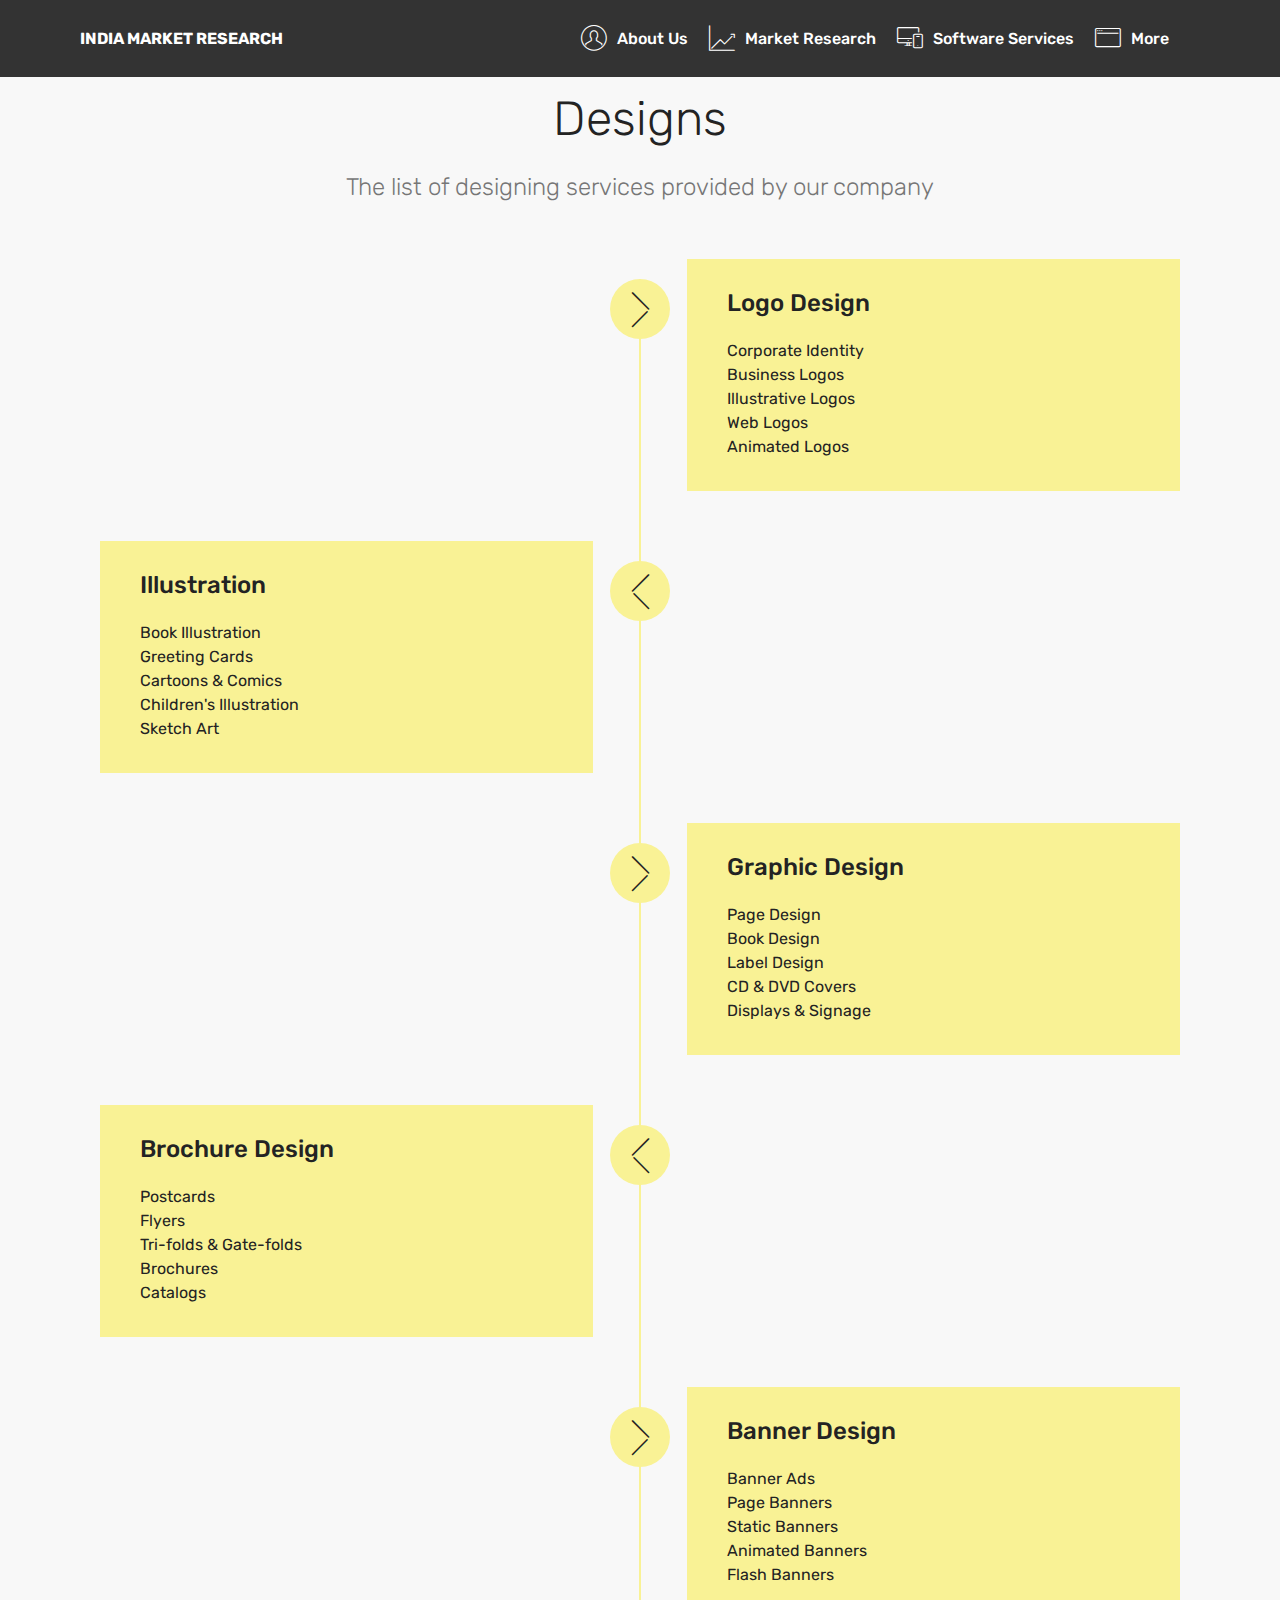
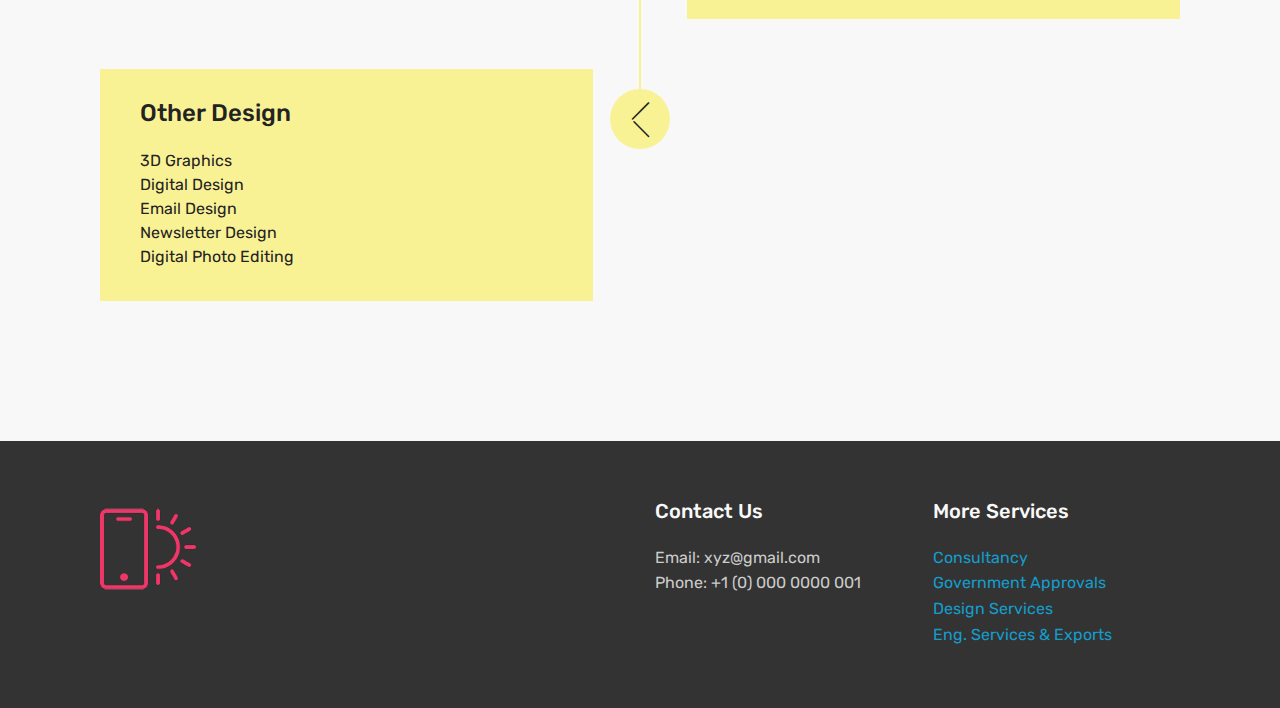
<file: page5.html>
<!DOCTYPE html>
<html >
<head>
  <!-- Site made with Mobirise Website Builder v4.7.6, https://mobirise.com -->
  <meta charset="UTF-8">
  <meta http-equiv="X-UA-Compatible" content="IE=edge">
  <meta name="generator" content="Mobirise v4.7.6, mobirise.com">
  <meta name="viewport" content="width=device-width, initial-scale=1, minimum-scale=1">
  <link rel="shortcut icon" href="assets/images/mbr-122x81.jpg" type="image/x-icon">
  <meta name="description" content="Web Site Builder Description">
  <title>Designs</title>
  <link rel="stylesheet" href="assets/web/assets/mobirise-icons/mobirise-icons.css">
  <link rel="stylesheet" href="assets/tether/tether.min.css">
  <link rel="stylesheet" href="assets/bootstrap/css/bootstrap.min.css">
  <link rel="stylesheet" href="assets/bootstrap/css/bootstrap-grid.min.css">
  <link rel="stylesheet" href="assets/bootstrap/css/bootstrap-reboot.min.css">
  <link rel="stylesheet" href="assets/dropdown/css/style.css">
  <link rel="stylesheet" href="assets/socicon/css/styles.css">
  <link rel="stylesheet" href="assets/theme/css/style.css">
  <link rel="stylesheet" href="assets/mobirise/css/mbr-additional.css" type="text/css">
  
  
  
</head>
<body>
  <section class="menu cid-qTkzRZLJNu" once="menu" id="menu1-1s">

    

    <nav class="navbar navbar-expand beta-menu navbar-dropdown align-items-center navbar-fixed-top navbar-toggleable-sm">
        <button class="navbar-toggler navbar-toggler-right" type="button" data-toggle="collapse" data-target="#navbarSupportedContent" aria-controls="navbarSupportedContent" aria-expanded="false" aria-label="Toggle navigation">
            <div class="hamburger">
                <span></span>
                <span></span>
                <span></span>
                <span></span>
            </div>
        </button>
        <div class="menu-logo">
            <div class="navbar-brand">
                
                <span class="navbar-caption-wrap"><a class="navbar-caption text-white display-4" href="index.html">
                        INDIA MARKET RESEARCH</a></span>
            </div>
        </div>
        <div class="collapse navbar-collapse" id="navbarSupportedContent">
            <ul class="navbar-nav nav-dropdown nav-right" data-app-modern-menu="true"><li class="nav-item">
                    <a class="nav-link link text-white display-4" href="page1.html"><span class="mbri-user mbr-iconfont mbr-iconfont-btn"></span>
                        
                        About Us
                    </a>
                </li><li class="nav-item"><a class="nav-link link text-white display-4" href="page2.html"><span class="mbri-growing-chart mbr-iconfont mbr-iconfont-btn"></span>Market Research</a></li><li class="nav-item"><a class="nav-link link text-white display-4" href="page4.html"><span class="mbri-responsive mbr-iconfont mbr-iconfont-btn"></span>Software Services</a></li><li class="nav-item"><a class="nav-link link text-white display-4" href="index.html#footer1-1h"><span class="mbri-browse mbr-iconfont mbr-iconfont-btn"></span>More</a></li><li class="nav-item">
                    <a class="nav-link link text-white display-4" href="https://mobirise.com">
                        </a>
                </li></ul>
            
        </div>
    </nav>
</section>

<section class="engine"><a href="https://mobirise.me/c">web builder</a></section><section class="timeline2 cid-qUnkg7J2RT" id="timeline2-1t">

    

    

    <div class="container align-center">
        <h2 class="mbr-section-title pb-3 mbr-fonts-style display-2">
            Designs</h2>
        <h3 class="mbr-section-subtitle pb-5 mbr-fonts-style display-5">
            The list of designing services provided by our company</h3>

        <div class="container timelines-container" mbri-timelines="">
            <div class="row timeline-element reverse separline">      
                <span class="iconsBackground">
                    <span class="mbr-iconfont mbri-arrow-next"></span>
                </span>          
                <div class="col-xs-12 col-md-6 align-left">
                    <div class="timeline-text-content">
                        <h4 class="mbr-timeline-title pb-3 mbr-fonts-style display-5">Logo Design&nbsp;</h4>
                        <p class="mbr-timeline-text mbr-fonts-style display-7">Corporate Identity <br>Business Logos <br>Illustrative Logos <br>Web Logos <br>Animated Logos&nbsp;<br></p>
                     </div>
                </div>
            </div>

            <div class="row timeline-element  separline">
                <span class="iconsBackground">
                    <span class="mbr-iconfont mbri-arrow-prev"></span>
                </span>
                <div class="col-xs-12 col-md-6 align-left ">
                    <div class="timeline-text-content">
                        <h4 class="mbr-timeline-title pb-3 mbr-fonts-style display-5">Illustration&nbsp;</h4>
                        <p class="mbr-timeline-text mbr-fonts-style display-7">Book Illustration <br>Greeting Cards <br>Cartoons &amp; Comics <br>Children's Illustration <br>Sketch Art&nbsp;<br></p>
                    </div>
                </div>
            </div> 

            <div class="row timeline-element reverse separline">
                <span class="iconsBackground">
                    <span class="mbr-iconfont mbri-arrow-next"></span>
                </span>
                <div class="col-xs-12 col-md-6 align-left">
                    <div class="timeline-text-content">
                        <h4 class="mbr-timeline-title pb-3 mbr-fonts-style display-5">Graphic Design&nbsp;</h4>      
                        <p class="mbr-timeline-text mbr-fonts-style display-7">Page Design <br>Book Design <br>Label Design <br>CD &amp; DVD Covers <br>Displays &amp; Signage&nbsp;<br></p>
                    </div>
                </div>
            </div>

            <div class="row timeline-element  separline">
                <span class="iconsBackground">
                    <span class="mbr-iconfont mbri-arrow-prev"></span>
                </span>
                <div class="col-xs-12 col-md-6 align-left ">
                    <div class="timeline-text-content">
                        <h4 class="mbr-timeline-title pb-3 mbr-fonts-style display-5">Brochure Design&nbsp;</h4>
                        <p class="mbr-timeline-text mbr-fonts-style display-7">Postcards <br>Flyers <br>Tri-folds &amp; Gate-folds <br>Brochures <br>Catalogs&nbsp;<br></p>
                    </div>
                </div>
            </div>

            <div class="row timeline-element reverse separline">
                <span class="iconsBackground">
                    <span class="mbr-iconfont mbri-arrow-next"></span>
                </span>
                <div class="col-xs-12 col-md-6 align-left">
                    <div class="timeline-text-content">
                        <h4 class="mbr-timeline-title pb-3 mbr-fonts-style display-5">Banner Design&nbsp;</h4>
                        <p class="mbr-timeline-text mbr-fonts-style display-7">Banner Ads <br>Page Banners <br>Static Banners <br>Animated Banners <br>Flash Banners&nbsp;<br></p>
                    </div>
                </div>
            </div>

            <div class="row timeline-element">
                <span class="iconsBackground">
                    <span class="mbr-iconfont mbri-arrow-prev"></span>
                </span>
                <div class="col-xs-12 col-md-6 align-left ">
                    <div class="timeline-text-content">
                        <h4 class="mbr-timeline-title pb-3 mbr-fonts-style display-5">Other Design&nbsp;</h4>
                        <p class="mbr-timeline-text mbr-fonts-style display-7">3D Graphics <br>Digital Design <br>Email Design <br>Newsletter Design <br>Digital Photo Editing&nbsp;<br></p>
                    </div>
                </div>
            </div>

            

            

            

            

            

            
        </div>
    </div>
</section>

<section class="cid-qUnsUobfkj" id="footer1-2b">

    

    

    <div class="container">
        <div class="media-container-row content text-white">
            <div class="col-12 col-md-3">
                <div class="media-wrap">
                    <a href="https://mobirise.com/">
                        <img src="assets/images/logo2-1.png" alt="Mobirise">
                    </a>
                </div>
            </div>
            <div class="col-12 col-md-3 mbr-fonts-style display-7">
                <h5 class="pb-3"></h5>
                <p class="mbr-text"></p>
            </div>
            <div class="col-12 col-md-3 mbr-fonts-style display-7">
                <h5 class="pb-3">
                    Contact Us</h5>
                <p class="mbr-text">
                    Email: xyz@gmail.com &nbsp; &nbsp; &nbsp; &nbsp; &nbsp; &nbsp; &nbsp; &nbsp; &nbsp; &nbsp;<br>Phone: +1 (0) 000 0000 001
                    <br><br></p>
            </div>
            <div class="col-12 col-md-3 mbr-fonts-style display-7">
                <h5 class="pb-3">
                    More Services</h5>
                <p class="mbr-text"><a class="text-primary" href="page3.html">Consultancy</a><br><a class="text-primary" href="page6.html">Government Approvals</a><br><a class="text-primary" href="page5.html">Design Services</a><a class="text-primary" href="https://mobirise.com/mobirise-free-mac.zip"></a><a href="page7.html">&nbsp;</a><br><a href="page7.html">Eng. Services &amp; Exports</a><br></p>
            </div>
        </div>
        
    </div>
</section>


  <script src="assets/web/assets/jquery/jquery.min.js"></script>
  <script src="assets/popper/popper.min.js"></script>
  <script src="assets/tether/tether.min.js"></script>
  <script src="assets/bootstrap/js/bootstrap.min.js"></script>
  <script src="assets/smoothscroll/smooth-scroll.js"></script>
  <script src="assets/dropdown/js/script.min.js"></script>
  <script src="assets/touchswipe/jquery.touch-swipe.min.js"></script>
  <script src="assets/theme/js/script.js"></script>
  
  
</body>
</html>
</file>
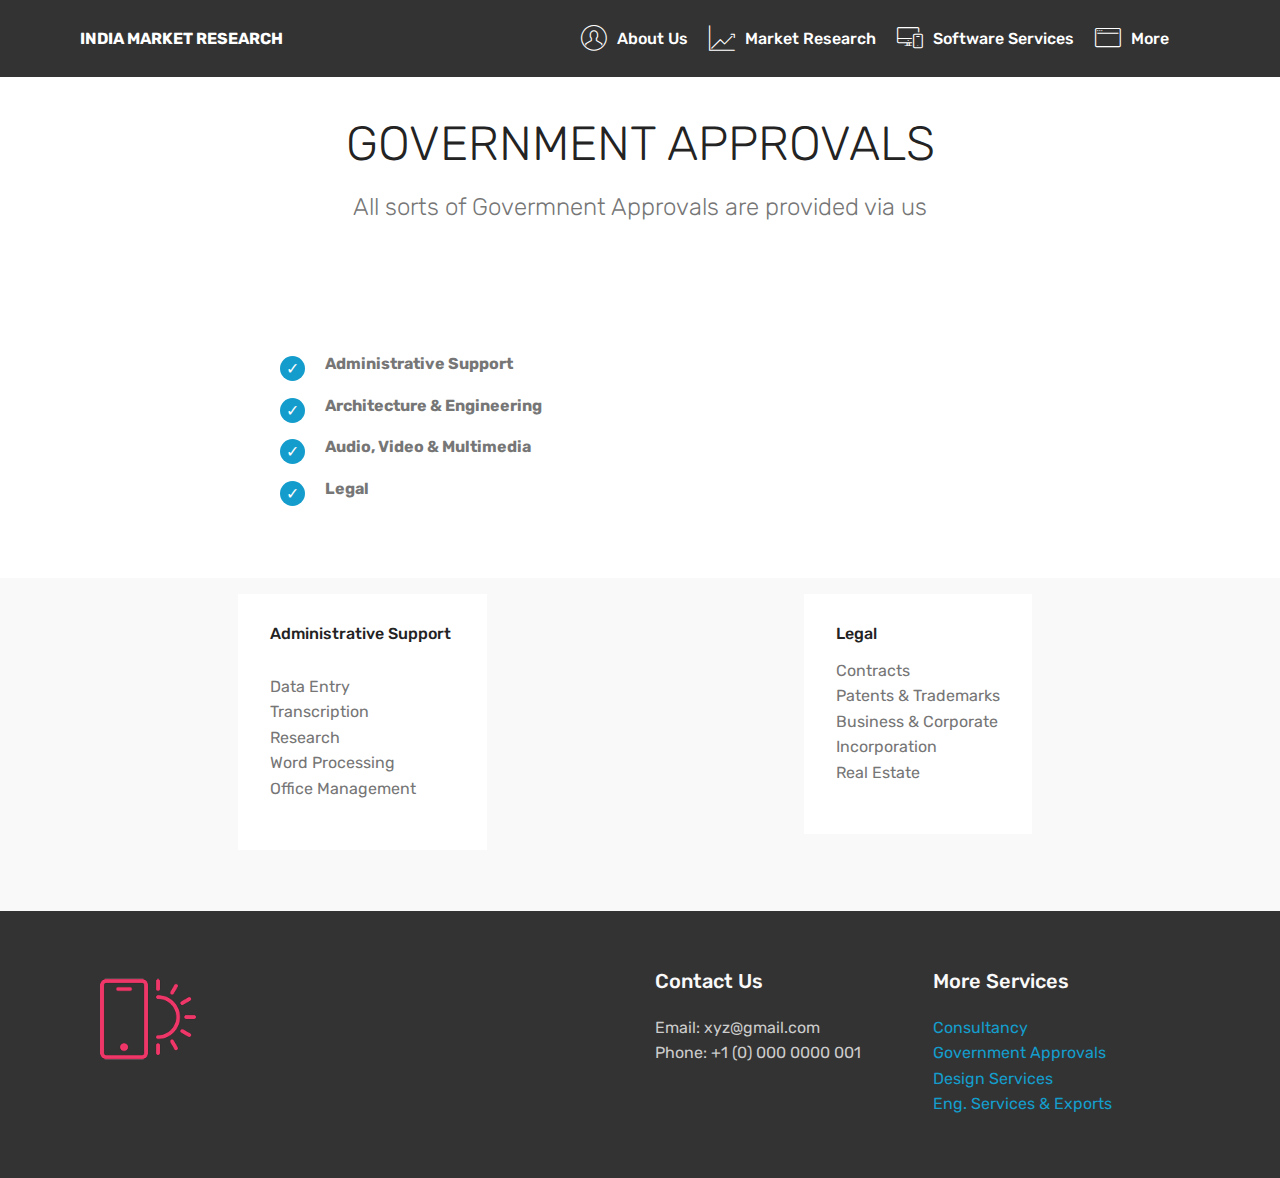
<file: page6.html>
<!DOCTYPE html>
<html >
<head>
  <!-- Site made with Mobirise Website Builder v4.7.6, https://mobirise.com -->
  <meta charset="UTF-8">
  <meta http-equiv="X-UA-Compatible" content="IE=edge">
  <meta name="generator" content="Mobirise v4.7.6, mobirise.com">
  <meta name="viewport" content="width=device-width, initial-scale=1, minimum-scale=1">
  <link rel="shortcut icon" href="assets/images/mbr-122x81.jpg" type="image/x-icon">
  <meta name="description" content="Web Site Builder Description">
  <title>Government Approvals</title>
  <link rel="stylesheet" href="assets/web/assets/mobirise-icons/mobirise-icons.css">
  <link rel="stylesheet" href="assets/tether/tether.min.css">
  <link rel="stylesheet" href="assets/bootstrap/css/bootstrap.min.css">
  <link rel="stylesheet" href="assets/bootstrap/css/bootstrap-grid.min.css">
  <link rel="stylesheet" href="assets/bootstrap/css/bootstrap-reboot.min.css">
  <link rel="stylesheet" href="assets/dropdown/css/style.css">
  <link rel="stylesheet" href="assets/socicon/css/styles.css">
  <link rel="stylesheet" href="assets/theme/css/style.css">
  <link rel="stylesheet" href="assets/mobirise/css/mbr-additional.css" type="text/css">
  
  
  
</head>
<body>
  <section class="menu cid-qTkzRZLJNu" once="menu" id="menu1-1x">

    

    <nav class="navbar navbar-expand beta-menu navbar-dropdown align-items-center navbar-fixed-top navbar-toggleable-sm">
        <button class="navbar-toggler navbar-toggler-right" type="button" data-toggle="collapse" data-target="#navbarSupportedContent" aria-controls="navbarSupportedContent" aria-expanded="false" aria-label="Toggle navigation">
            <div class="hamburger">
                <span></span>
                <span></span>
                <span></span>
                <span></span>
            </div>
        </button>
        <div class="menu-logo">
            <div class="navbar-brand">
                
                <span class="navbar-caption-wrap"><a class="navbar-caption text-white display-4" href="index.html">
                        INDIA MARKET RESEARCH</a></span>
            </div>
        </div>
        <div class="collapse navbar-collapse" id="navbarSupportedContent">
            <ul class="navbar-nav nav-dropdown nav-right" data-app-modern-menu="true"><li class="nav-item">
                    <a class="nav-link link text-white display-4" href="page1.html"><span class="mbri-user mbr-iconfont mbr-iconfont-btn"></span>
                        
                        About Us
                    </a>
                </li><li class="nav-item"><a class="nav-link link text-white display-4" href="page2.html"><span class="mbri-growing-chart mbr-iconfont mbr-iconfont-btn"></span>Market Research</a></li><li class="nav-item"><a class="nav-link link text-white display-4" href="page4.html"><span class="mbri-responsive mbr-iconfont mbr-iconfont-btn"></span>Software Services</a></li><li class="nav-item"><a class="nav-link link text-white display-4" href="index.html#footer1-1h"><span class="mbri-browse mbr-iconfont mbr-iconfont-btn"></span>More</a></li><li class="nav-item">
                    <a class="nav-link link text-white display-4" href="https://mobirise.com">
                        </a>
                </li></ul>
            
        </div>
    </nav>
</section>

<section class="engine"><a href="https://mobirise.me/s">free bootstrap theme</a></section><section class="mbr-section content4 cid-qUnmiYyzIF" id="content4-20">

    

    <div class="container">
        <div class="media-container-row">
            <div class="title col-12 col-md-8">
                <h2 class="align-center pb-3 mbr-fonts-style display-2">GOVERNMENT APPROVALS</h2>
                <h3 class="mbr-section-subtitle align-center mbr-light mbr-fonts-style display-5">All sorts of Govermnent Approvals are provided via us</h3>
                
            </div>
        </div>
    </div>
</section>

<section class="mbr-section article content12 cid-qUnmzy78aS" id="content12-21">
     

    <div class="container">
        <div class="media-container-row">
            <div class="mbr-text counter-container col-12 col-md-8 mbr-fonts-style display-7">
                <ul>
                    <li><strong>Administrative Support</strong></li><li><strong>Architecture &amp; Engineering</strong></li><li><strong>Audio, Video &amp; Multimedia</strong></li><li><strong>Legal</strong></li>
                </ul>
            </div>
        </div>
    </div>
</section>

<section class="features4 cid-qUnmGxycWr" id="features4-22">
    
         

    
    <div class="container">
        <div class="media-container-row">
            <div class="card p-3 col-12 col-md-6">
                <div class="card-wrapper media-container-row media-container-row">
                    <div class="card-box">
                        <h4 class="card-title pb-3 mbr-fonts-style display-7">Administrative Support&nbsp;<div><br></div></h4>
                        <p class="mbr-text mbr-fonts-style display-7">Data Entry <br>Transcription <br>Research <br>Word Processing <br>Office Management&nbsp;<br></p>
                    </div>
                </div>
            </div>

            <div class="card p-3 col-12 col-md-6 col-12 col-md-6">
                <div class="card-wrapper media-container-row">
                    <div class="card-box">
                        <h4 class="card-title pb-3 mbr-fonts-style display-7">Legal&nbsp;</h4>
                        <p class="mbr-text mbr-fonts-style display-7">Contracts <br>Patents &amp; Trademarks <br>Business &amp; Corporate <br>Incorporation <br>Real Estate&nbsp;<br></p>
                    </div>
                </div>
            </div>

            

            
        </div>
    </div>
</section>

<section class="cid-qUnsRSk9El" id="footer1-2a">

    

    

    <div class="container">
        <div class="media-container-row content text-white">
            <div class="col-12 col-md-3">
                <div class="media-wrap">
                    <a href="https://mobirise.com/">
                        <img src="assets/images/logo2-1.png" alt="Mobirise">
                    </a>
                </div>
            </div>
            <div class="col-12 col-md-3 mbr-fonts-style display-7">
                <h5 class="pb-3"></h5>
                <p class="mbr-text"></p>
            </div>
            <div class="col-12 col-md-3 mbr-fonts-style display-7">
                <h5 class="pb-3">
                    Contact Us</h5>
                <p class="mbr-text">
                    Email: xyz@gmail.com &nbsp; &nbsp; &nbsp; &nbsp; &nbsp; &nbsp; &nbsp; &nbsp; &nbsp; &nbsp;<br>Phone: +1 (0) 000 0000 001
                    <br><br></p>
            </div>
            <div class="col-12 col-md-3 mbr-fonts-style display-7">
                <h5 class="pb-3">
                    More Services</h5>
                <p class="mbr-text"><a class="text-primary" href="page3.html">Consultancy</a><br><a class="text-primary" href="page6.html">Government Approvals</a><br><a class="text-primary" href="page5.html">Design Services</a><a class="text-primary" href="https://mobirise.com/mobirise-free-mac.zip"></a><a href="page7.html">&nbsp;</a><br><a href="page7.html">Eng. Services &amp; Exports</a><br></p>
            </div>
        </div>
        
    </div>
</section>


  <script src="assets/web/assets/jquery/jquery.min.js"></script>
  <script src="assets/popper/popper.min.js"></script>
  <script src="assets/tether/tether.min.js"></script>
  <script src="assets/bootstrap/js/bootstrap.min.js"></script>
  <script src="assets/smoothscroll/smooth-scroll.js"></script>
  <script src="assets/dropdown/js/script.min.js"></script>
  <script src="assets/touchswipe/jquery.touch-swipe.min.js"></script>
  <script src="assets/theme/js/script.js"></script>
  
  
</body>
</html>
</file>
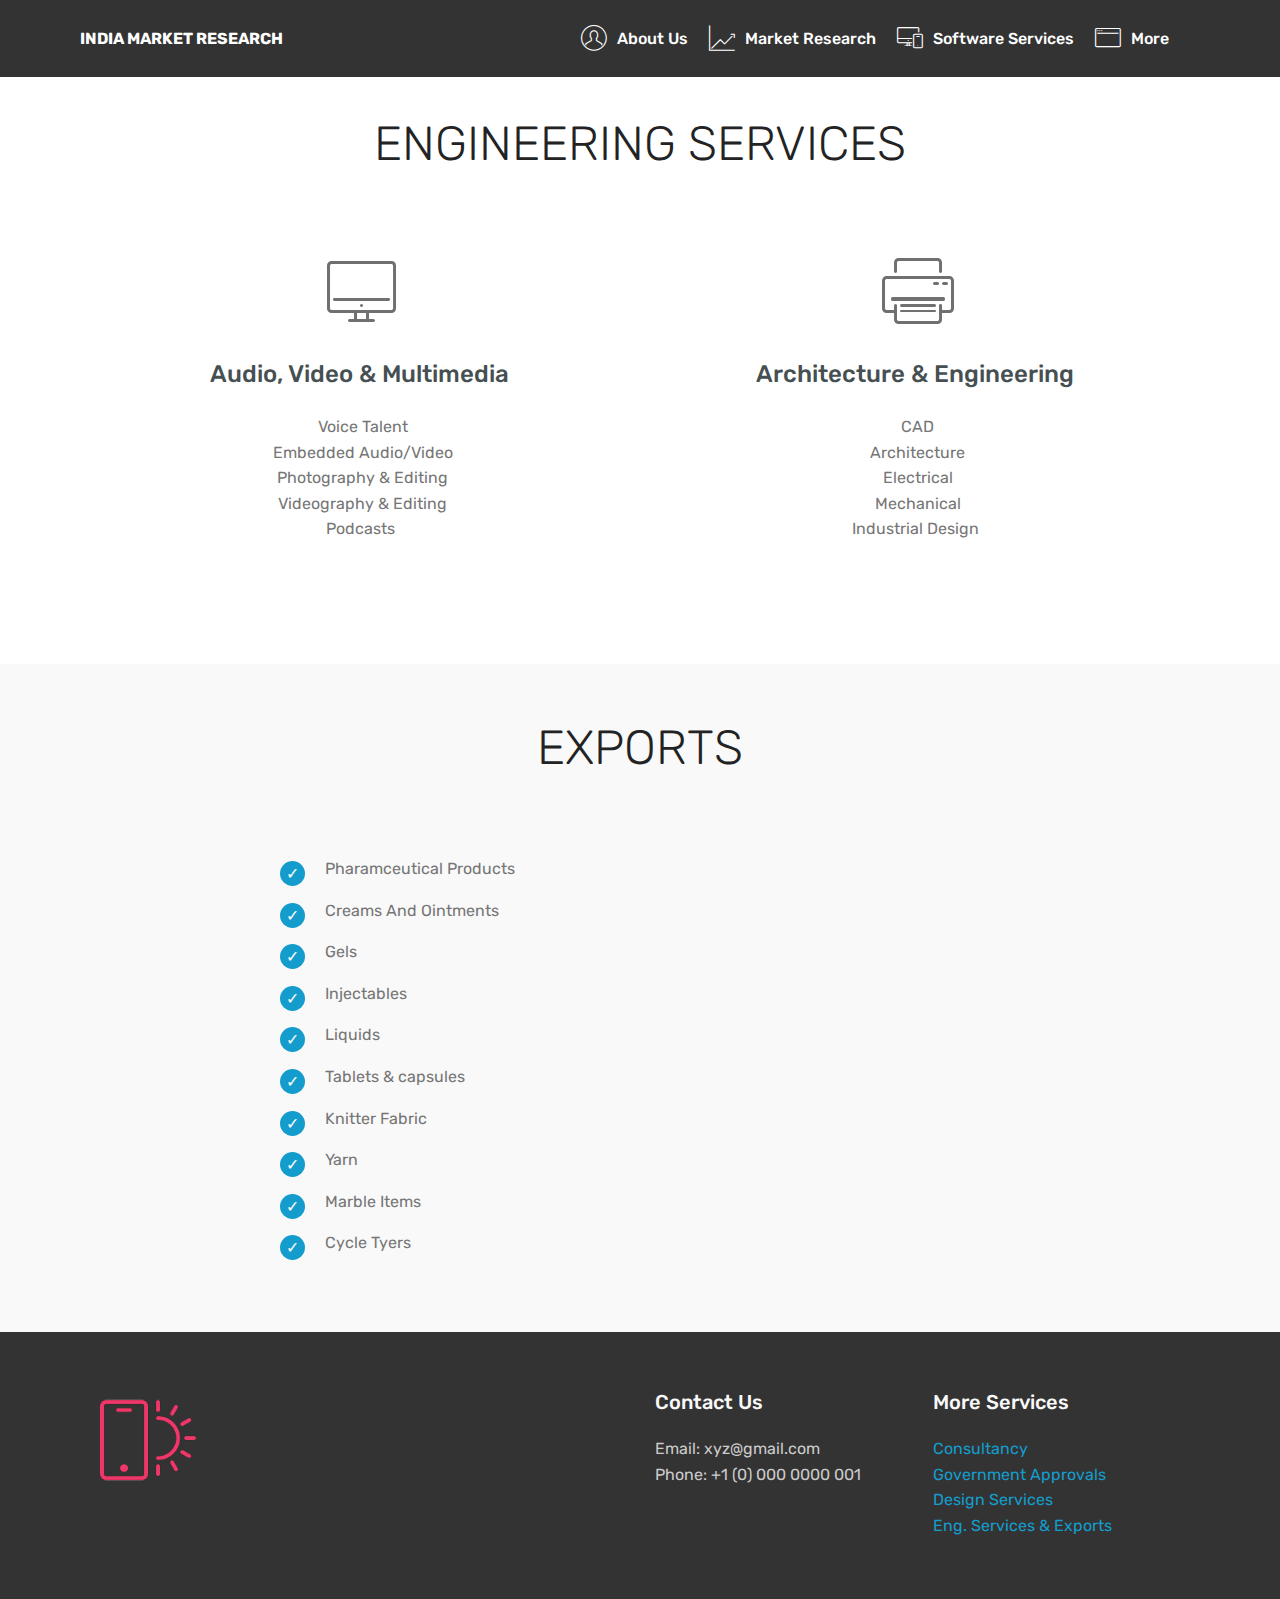
<file: page7.html>
<!DOCTYPE html>
<html >
<head>
  <!-- Site made with Mobirise Website Builder v4.7.6, https://mobirise.com -->
  <meta charset="UTF-8">
  <meta http-equiv="X-UA-Compatible" content="IE=edge">
  <meta name="generator" content="Mobirise v4.7.6, mobirise.com">
  <meta name="viewport" content="width=device-width, initial-scale=1, minimum-scale=1">
  <link rel="shortcut icon" href="assets/images/mbr-122x81.jpg" type="image/x-icon">
  <meta name="description" content="Website Builder Description">
  <title>Eng Services &amp; Export</title>
  <link rel="stylesheet" href="assets/web/assets/mobirise-icons/mobirise-icons.css">
  <link rel="stylesheet" href="assets/tether/tether.min.css">
  <link rel="stylesheet" href="assets/bootstrap/css/bootstrap.min.css">
  <link rel="stylesheet" href="assets/bootstrap/css/bootstrap-grid.min.css">
  <link rel="stylesheet" href="assets/bootstrap/css/bootstrap-reboot.min.css">
  <link rel="stylesheet" href="assets/dropdown/css/style.css">
  <link rel="stylesheet" href="assets/socicon/css/styles.css">
  <link rel="stylesheet" href="assets/theme/css/style.css">
  <link rel="stylesheet" href="assets/mobirise/css/mbr-additional.css" type="text/css">
  
  
  
</head>
<body>
  <section class="menu cid-qTkzRZLJNu" once="menu" id="menu1-24">

    

    <nav class="navbar navbar-expand beta-menu navbar-dropdown align-items-center navbar-fixed-top navbar-toggleable-sm">
        <button class="navbar-toggler navbar-toggler-right" type="button" data-toggle="collapse" data-target="#navbarSupportedContent" aria-controls="navbarSupportedContent" aria-expanded="false" aria-label="Toggle navigation">
            <div class="hamburger">
                <span></span>
                <span></span>
                <span></span>
                <span></span>
            </div>
        </button>
        <div class="menu-logo">
            <div class="navbar-brand">
                
                <span class="navbar-caption-wrap"><a class="navbar-caption text-white display-4" href="index.html">
                        INDIA MARKET RESEARCH</a></span>
            </div>
        </div>
        <div class="collapse navbar-collapse" id="navbarSupportedContent">
            <ul class="navbar-nav nav-dropdown nav-right" data-app-modern-menu="true"><li class="nav-item">
                    <a class="nav-link link text-white display-4" href="page1.html"><span class="mbri-user mbr-iconfont mbr-iconfont-btn"></span>
                        
                        About Us
                    </a>
                </li><li class="nav-item"><a class="nav-link link text-white display-4" href="page2.html"><span class="mbri-growing-chart mbr-iconfont mbr-iconfont-btn"></span>Market Research</a></li><li class="nav-item"><a class="nav-link link text-white display-4" href="page4.html"><span class="mbri-responsive mbr-iconfont mbr-iconfont-btn"></span>Software Services</a></li><li class="nav-item"><a class="nav-link link text-white display-4" href="index.html#footer1-1h"><span class="mbri-browse mbr-iconfont mbr-iconfont-btn"></span>More</a></li><li class="nav-item">
                    <a class="nav-link link text-white display-4" href="https://mobirise.com">
                        </a>
                </li></ul>
            
        </div>
    </nav>
</section>

<section class="engine"><a href="https://mobirise.me/h">how to create a web page</a></section><section class="mbr-section content4 cid-qUnwb0dZjn" id="content4-2i">

    

    <div class="container">
        <div class="media-container-row">
            <div class="title col-12 col-md-8">
                <h2 class="align-center pb-3 mbr-fonts-style display-2">ENGINEERING SERVICES<div><br></div></h2>
                
                
            </div>
        </div>
    </div>
</section>

<section class="features5 cid-qUnw7S09yM" id="features5-2h">
    
    

    
    <div class="container">
        <div class="media-container-row">

            <div class="card p-3 col-12 col-md-6">
                <div class="card-img pb-3">
                    <span class="mbr-iconfont mbri-desktop"></span>
                </div>
                <div class="card-box">
                    <h4 class="card-title py-3 mbr-fonts-style display-5">Audio, Video &amp; Multimedia&nbsp;</h4>
                    <p class="mbr-text mbr-fonts-style display-7">Voice Talent <br>Embedded Audio/Video <br>Photography &amp; Editing <br>Videography &amp; Editing <br>Podcasts&nbsp;<br></p>
                </div>
            </div>

            <div class="card p-3 col-12 col-md-6">
                <div class="card-img pb-3">
                    <span class="mbr-iconfont mbri-print"></span>
                </div>
                <div class="card-box">
                    <h4 class="card-title py-3 mbr-fonts-style display-5">Architecture &amp; Engineering&nbsp;</h4>
                    <p class="mbr-text mbr-fonts-style display-7">CAD <br>Architecture <br>Electrical <br>Mechanical <br>Industrial Design&nbsp;<br></p>
                </div>
            </div>

            

            
        </div>
    </div>
</section>

<section class="mbr-section content4 cid-qUnqVAua0J" id="content4-26">

    

    <div class="container">
        <div class="media-container-row">
            <div class="title col-12 col-md-8">
                <h2 class="align-center pb-3 mbr-fonts-style display-2">
                    EXPORTS</h2>
                <h3 class="mbr-section-subtitle align-center mbr-light mbr-fonts-style display-5"></h3>
                
            </div>
        </div>
    </div>
</section>

<section class="mbr-section article content12 cid-qUnqVRU5UY" id="content12-27">
     

    <div class="container">
        <div class="media-container-row">
            <div class="mbr-text counter-container col-12 col-md-8 mbr-fonts-style display-7">
                <ul>
                    <li>Pharamceutical Products</li><li>Creams And Ointments&nbsp;</li><li>Gels&nbsp;</li><li>Injectables&nbsp;</li><li>Liquids&nbsp;</li><li>Tablets &amp; capsules</li><li>Knitter Fabric</li><li>Yarn<br></li><li>Marble Items</li><li>Cycle Tyers<br></li>
                </ul>
            </div>
        </div>
    </div>
</section>

<section class="cid-qUnsOyRtdI" id="footer1-29">

    

    

    <div class="container">
        <div class="media-container-row content text-white">
            <div class="col-12 col-md-3">
                <div class="media-wrap">
                    <a href="https://mobirise.com/">
                        <img src="assets/images/logo2-1.png" alt="Mobirise">
                    </a>
                </div>
            </div>
            <div class="col-12 col-md-3 mbr-fonts-style display-7">
                <h5 class="pb-3"></h5>
                <p class="mbr-text"></p>
            </div>
            <div class="col-12 col-md-3 mbr-fonts-style display-7">
                <h5 class="pb-3">
                    Contact Us</h5>
                <p class="mbr-text">
                    Email: xyz@gmail.com &nbsp; &nbsp; &nbsp; &nbsp; &nbsp; &nbsp; &nbsp; &nbsp; &nbsp; &nbsp;<br>Phone: +1 (0) 000 0000 001
                    <br><br></p>
            </div>
            <div class="col-12 col-md-3 mbr-fonts-style display-7">
                <h5 class="pb-3">
                    More Services</h5>
                <p class="mbr-text"><a class="text-primary" href="page3.html">Consultancy</a><br><a class="text-primary" href="page6.html">Government Approvals</a><br><a class="text-primary" href="page5.html">Design Services</a><a class="text-primary" href="https://mobirise.com/mobirise-free-mac.zip"></a><a href="page7.html">&nbsp;</a><br><a href="page7.html">Eng. Services &amp; Exports</a><br></p>
            </div>
        </div>
        
    </div>
</section>


  <script src="assets/web/assets/jquery/jquery.min.js"></script>
  <script src="assets/popper/popper.min.js"></script>
  <script src="assets/tether/tether.min.js"></script>
  <script src="assets/bootstrap/js/bootstrap.min.js"></script>
  <script src="assets/smoothscroll/smooth-scroll.js"></script>
  <script src="assets/dropdown/js/script.min.js"></script>
  <script src="assets/touchswipe/jquery.touch-swipe.min.js"></script>
  <script src="assets/theme/js/script.js"></script>
  
  
</body>
</html>
</file>
<file: assets/web/assets/mobirise-icons/mobirise-icons.css>
@font-face {
  font-family: 'MobiriseIcons';
  src:  url('mobirise-icons.eot?spat4u');
  src:  url('mobirise-icons.eot?spat4u#iefix') format('embedded-opentype'),
    url('mobirise-icons.ttf?spat4u') format('truetype'),
    url('mobirise-icons.woff?spat4u') format('woff'),
    url('mobirise-icons.svg?spat4u#MobiriseIcons') format('svg');
  font-weight: normal;
  font-style: normal;
}

[class^="mbri-"], [class*=" mbri-"] {
  /* use !important to prevent issues with browser extensions that change fonts */
  font-family: MobiriseIcons !important;
  speak: none;
  font-style: normal;
  font-weight: normal;
  font-variant: normal;
  text-transform: none;
  line-height: 1;

  /* Better Font Rendering =========== */
  -webkit-font-smoothing: antialiased;
  -moz-osx-font-smoothing: grayscale;
}

.mbri-add-submenu:before {
  content: "\e900";
}
.mbri-alert:before {
  content: "\e901";
}
.mbri-align-center:before {
  content: "\e902";
}
.mbri-align-justify:before {
  content: "\e903";
}
.mbri-align-left:before {
  content: "\e904";
}
.mbri-align-right:before {
  content: "\e905";
}
.mbri-android:before {
  content: "\e906";
}
.mbri-apple:before {
  content: "\e907";
}
.mbri-arrow-down:before {
  content: "\e908";
}
.mbri-arrow-next:before {
  content: "\e909";
}
.mbri-arrow-prev:before {
  content: "\e90a";
}
.mbri-arrow-up:before {
  content: "\e90b";
}
.mbri-bold:before {
  content: "\e90c";
}
.mbri-bookmark:before {
  content: "\e90d";
}
.mbri-bootstrap:before {
  content: "\e90e";
}
.mbri-briefcase:before {
  content: "\e90f";
}
.mbri-browse:before {
  content: "\e910";
}
.mbri-bulleted-list:before {
  content: "\e911";
}
.mbri-calendar:before {
  content: "\e912";
}
.mbri-camera:before {
  content: "\e913";
}
.mbri-cart-add:before {
  content: "\e914";
}
.mbri-cart-full:before {
  content: "\e915";
}
.mbri-cash:before {
  content: "\e916";
}
.mbri-change-style:before {
  content: "\e917";
}
.mbri-chat:before {
  content: "\e918";
}
.mbri-clock:before {
  content: "\e919";
}
.mbri-close:before {
  content: "\e91a";
}
.mbri-cloud:before {
  content: "\e91b";
}
.mbri-code:before {
  content: "\e91c";
}
.mbri-contact-form:before {
  content: "\e91d";
}
.mbri-credit-card:before {
  content: "\e91e";
}
.mbri-cursor-click:before {
  content: "\e91f";
}
.mbri-cust-feedback:before {
  content: "\e920";
}
.mbri-database:before {
  content: "\e921";
}
.mbri-delivery:before {
  content: "\e922";
}
.mbri-desktop:before {
  content: "\e923";
}
.mbri-devices:before {
  content: "\e924";
}
.mbri-down:before {
  content: "\e925";
}
.mbri-download:before {
  content: "\e989";
}
.mbri-drag-n-drop:before {
  content: "\e927";
}
.mbri-drag-n-drop2:before {
  content: "\e928";
}
.mbri-edit:before {
  content: "\e929";
}
.mbri-edit2:before {
  content: "\e92a";
}
.mbri-error:before {
  content: "\e92b";
}
.mbri-extension:before {
  content: "\e92c";
}
.mbri-features:before {
  content: "\e92d";
}
.mbri-file:before {
  content: "\e92e";
}
.mbri-flag:before {
  content: "\e92f";
}
.mbri-folder:before {
  content: "\e930";
}
.mbri-gift:before {
  content: "\e931";
}
.mbri-github:before {
  content: "\e932";
}
.mbri-globe:before {
  content: "\e933";
}
.mbri-globe-2:before {
  content: "\e934";
}
.mbri-growing-chart:before {
  content: "\e935";
}
.mbri-hearth:before {
  content: "\e936";
}
.mbri-help:before {
  content: "\e937";
}
.mbri-home:before {
  content: "\e938";
}
.mbri-hot-cup:before {
  content: "\e939";
}
.mbri-idea:before {
  content: "\e93a";
}
.mbri-image-gallery:before {
  content: "\e93b";
}
.mbri-image-slider:before {
  content: "\e93c";
}
.mbri-info:before {
  content: "\e93d";
}
.mbri-italic:before {
  content: "\e93e";
}
.mbri-key:before {
  content: "\e93f";
}
.mbri-laptop:before {
  content: "\e940";
}
.mbri-layers:before {
  content: "\e941";
}
.mbri-left-right:before {
  content: "\e942";
}
.mbri-left:before {
  content: "\e943";
}
.mbri-letter:before {
  content: "\e944";
}
.mbri-like:before {
  content: "\e945";
}
.mbri-link:before {
  content: "\e946";
}
.mbri-lock:before {
  content: "\e947";
}
.mbri-login:before {
  content: "\e948";
}
.mbri-logout:before {
  content: "\e949";
}
.mbri-magic-stick:before {
  content: "\e94a";
}
.mbri-map-pin:before {
  content: "\e94b";
}
.mbri-menu:before {
  content: "\e94c";
}
.mbri-mobile:before {
  content: "\e94d";
}
.mbri-mobile2:before {
  content: "\e94e";
}
.mbri-mobirise:before {
  content: "\e94f";
}
.mbri-more-horizontal:before {
  content: "\e950";
}
.mbri-more-vertical:before {
  content: "\e951";
}
.mbri-music:before {
  content: "\e952";
}
.mbri-new-file:before {
  content: "\e953";
}
.mbri-numbered-list:before {
  content: "\e954";
}
.mbri-opened-folder:before {
  content: "\e955";
}
.mbri-pages:before {
  content: "\e956";
}
.mbri-paper-plane:before {
  content: "\e957";
}
.mbri-paperclip:before {
  content: "\e958";
}
.mbri-photo:before {
  content: "\e959";
}
.mbri-photos:before {
  content: "\e95a";
}
.mbri-pin:before {
  content: "\e95b";
}
.mbri-play:before {
  content: "\e95c";
}
.mbri-plus:before {
  content: "\e95d";
}
.mbri-preview:before {
  content: "\e95e";
}
.mbri-print:before {
  content: "\e95f";
}
.mbri-protect:before {
  content: "\e960";
}
.mbri-question:before {
  content: "\e961";
}
.mbri-quote-left:before {
  content: "\e962";
}
.mbri-quote-right:before {
  content: "\e963";
}
.mbri-refresh:before {
  content: "\e964";
}
.mbri-responsive:before {
  content: "\e965";
}
.mbri-right:before {
  content: "\e966";
}
.mbri-rocket:before {
  content: "\e967";
}
.mbri-sad-face:before {
  content: "\e968";
}
.mbri-sale:before {
  content: "\e969";
}
.mbri-save:before {
  content: "\e96a";
}
.mbri-search:before {
  content: "\e96b";
}
.mbri-setting:before {
  content: "\e96c";
}
.mbri-setting2:before {
  content: "\e96d";
}
.mbri-setting3:before {
  content: "\e96e";
}
.mbri-share:before {
  content: "\e96f";
}
.mbri-shopping-bag:before {
  content: "\e970";
}
.mbri-shopping-basket:before {
  content: "\e971";
}
.mbri-shopping-cart:before {
  content: "\e972";
}
.mbri-sites:before {
  content: "\e973";
}
.mbri-smile-face:before {
  content: "\e974";
}
.mbri-speed:before {
  content: "\e975";
}
.mbri-star:before {
  content: "\e976";
}
.mbri-success:before {
  content: "\e977";
}
.mbri-sun:before {
  content: "\e978";
}
.mbri-sun2:before {
  content: "\e979";
}
.mbri-tablet:before {
  content: "\e97a";
}
.mbri-tablet-vertical:before {
  content: "\e97b";
}
.mbri-target:before {
  content: "\e97c";
}
.mbri-timer:before {
  content: "\e97d";
}
.mbri-to-ftp:before {
  content: "\e97e";
}
.mbri-to-local-drive:before {
  content: "\e97f";
}
.mbri-touch-swipe:before {
  content: "\e980";
}
.mbri-touch:before {
  content: "\e981";
}
.mbri-trash:before {
  content: "\e982";
}
.mbri-underline:before {
  content: "\e983";
}
.mbri-unlink:before {
  content: "\e984";
}
.mbri-unlock:before {
  content: "\e985";
}
.mbri-up-down:before {
  content: "\e986";
}
.mbri-up:before {
  content: "\e987";
}
.mbri-update:before {
  content: "\e988";
}
.mbri-upload:before {
 content: "\e926"; 
}
.mbri-user:before {
  content: "\e98a";
}
.mbri-user2:before {
  content: "\e98b";
}
.mbri-users:before {
  content: "\e98c";
}
.mbri-video:before {
  content: "\e98d";
}
.mbri-video-play:before {
  content: "\e98e";
}
.mbri-watch:before {
  content: "\e98f";
}
.mbri-website-theme:before {
  content: "\e990";
}
.mbri-wifi:before {
  content: "\e991";
}
.mbri-windows:before {
  content: "\e992";
}
.mbri-zoom-out:before {
  content: "\e993";
}
.mbri-redo:before {
  content: "\e994";
}
.mbri-undo:before {
  content: "\e995";
}
</file>
<file: assets/socicon/css/styles.css>
@charset "UTF-8";

@font-face {
  font-family: "socicon";
  src:url("../fonts/socicon.eot");
  src:url("../fonts/socicon.eot?#iefix") format("embedded-opentype"),
    url("../fonts/socicon.woff") format("woff"),
    url("../fonts/socicon.ttf") format("truetype"),
    url("../fonts/socicon.svg#socicon") format("svg");
  font-weight: normal;
  font-style: normal;

}

[data-icon]:before {
  font-family: "socicon" !important;
  content: attr(data-icon);
  font-style: normal !important;
  font-weight: normal !important;
  font-variant: normal !important;
  text-transform: none !important;
  speak: none;
  line-height: 1;
  -webkit-font-smoothing: antialiased;
  -moz-osx-font-smoothing: grayscale;
}

[class^="socicon-"]:before,
[class*=" socicon-"]:before {
  font-family: "socicon" !important;
  font-style: normal !important;
  font-weight: normal !important;
  font-variant: normal !important;
  text-transform: none !important;
  speak: none;
  line-height: 1;
  -webkit-font-smoothing: antialiased;
  -moz-osx-font-smoothing: grayscale;
}

.socicon-modelmayhem:before {
  content: "\e000";
}
.socicon-mixcloud:before {
  content: "\e001";
}
.socicon-drupal:before {
  content: "\e002";
}
.socicon-swarm:before {
  content: "\e003";
}
.socicon-istock:before {
  content: "\e004";
}
.socicon-yammer:before {
  content: "\e005";
}
.socicon-ello:before {
  content: "\e006";
}
.socicon-stackoverflow:before {
  content: "\e007";
}
.socicon-persona:before {
  content: "\e008";
}
.socicon-triplej:before {
  content: "\e009";
}
.socicon-houzz:before {
  content: "\e00a";
}
.socicon-rss:before {
  content: "\e00b";
}
.socicon-paypal:before {
  content: "\e00c";
}
.socicon-odnoklassniki:before {
  content: "\e00d";
}
.socicon-airbnb:before {
  content: "\e00e";
}
.socicon-periscope:before {
  content: "\e00f";
}
.socicon-outlook:before {
  content: "\e010";
}
.socicon-coderwall:before {
  content: "\e011";
}
.socicon-tripadvisor:before {
  content: "\e012";
}
.socicon-appnet:before {
  content: "\e013";
}
.socicon-goodreads:before {
  content: "\e014";
}
.socicon-tripit:before {
  content: "\e015";
}
.socicon-lanyrd:before {
  content: "\e016";
}
.socicon-slideshare:before {
  content: "\e017";
}
.socicon-buffer:before {
  content: "\e018";
}
.socicon-disqus:before {
  content: "\e019";
}
.socicon-vkontakte:before {
  content: "\e01a";
}
.socicon-whatsapp:before {
  content: "\e01b";
}
.socicon-patreon:before {
  content: "\e01c";
}
.socicon-storehouse:before {
  content: "\e01d";
}
.socicon-pocket:before {
  content: "\e01e";
}
.socicon-mail:before {
  content: "\e01f";
}
.socicon-blogger:before {
  content: "\e020";
}
.socicon-technorati:before {
  content: "\e021";
}
.socicon-reddit:before {
  content: "\e022";
}
.socicon-dribbble:before {
  content: "\e023";
}
.socicon-stumbleupon:before {
  content: "\e024";
}
.socicon-digg:before {
  content: "\e025";
}
.socicon-envato:before {
  content: "\e026";
}
.socicon-behance:before {
  content: "\e027";
}
.socicon-delicious:before {
  content: "\e028";
}
.socicon-deviantart:before {
  content: "\e029";
}
.socicon-forrst:before {
  content: "\e02a";
}
.socicon-play:before {
  content: "\e02b";
}
.socicon-zerply:before {
  content: "\e02c";
}
.socicon-wikipedia:before {
  content: "\e02d";
}
.socicon-apple:before {
  content: "\e02e";
}
.socicon-flattr:before {
  content: "\e02f";
}
.socicon-github:before {
  content: "\e030";
}
.socicon-renren:before {
  content: "\e031";
}
.socicon-friendfeed:before {
  content: "\e032";
}
.socicon-newsvine:before {
  content: "\e033";
}
.socicon-identica:before {
  content: "\e034";
}
.socicon-bebo:before {
  content: "\e035";
}
.socicon-zynga:before {
  content: "\e036";
}
.socicon-steam:before {
  content: "\e037";
}
.socicon-xbox:before {
  content: "\e038";
}
.socicon-windows:before {
  content: "\e039";
}
.socicon-qq:before {
  content: "\e03a";
}
.socicon-douban:before {
  content: "\e03b";
}
.socicon-meetup:before {
  content: "\e03c";
}
.socicon-playstation:before {
  content: "\e03d";
}
.socicon-android:before {
  content: "\e03e";
}
.socicon-snapchat:before {
  content: "\e03f";
}
.socicon-twitter:before {
  content: "\e040";
}
.socicon-facebook:before {
  content: "\e041";
}
.socicon-googleplus:before {
  content: "\e042";
}
.socicon-pinterest:before {
  content: "\e043";
}
.socicon-foursquare:before {
  content: "\e044";
}
.socicon-yahoo:before {
  content: "\e045";
}
.socicon-skype:before {
  content: "\e046";
}
.socicon-yelp:before {
  content: "\e047";
}
.socicon-feedburner:before {
  content: "\e048";
}
.socicon-linkedin:before {
  content: "\e049";
}
.socicon-viadeo:before {
  content: "\e04a";
}
.socicon-xing:before {
  content: "\e04b";
}
.socicon-myspace:before {
  content: "\e04c";
}
.socicon-soundcloud:before {
  content: "\e04d";
}
.socicon-spotify:before {
  content: "\e04e";
}
.socicon-grooveshark:before {
  content: "\e04f";
}
.socicon-lastfm:before {
  content: "\e050";
}
.socicon-youtube:before {
  content: "\e051";
}
.socicon-vimeo:before {
  content: "\e052";
}
.socicon-dailymotion:before {
  content: "\e053";
}
.socicon-vine:before {
  content: "\e054";
}
.socicon-flickr:before {
  content: "\e055";
}
.socicon-500px:before {
  content: "\e056";
}
.socicon-wordpress:before {
  content: "\e058";
}
.socicon-tumblr:before {
  content: "\e059";
}
.socicon-twitch:before {
  content: "\e05a";
}
.socicon-8tracks:before {
  content: "\e05b";
}
.socicon-amazon:before {
  content: "\e05c";
}
.socicon-icq:before {
  content: "\e05d";
}
.socicon-smugmug:before {
  content: "\e05e";
}
.socicon-ravelry:before {
  content: "\e05f";
}
.socicon-weibo:before {
  content: "\e060";
}
.socicon-baidu:before {
  content: "\e061";
}
.socicon-angellist:before {
  content: "\e062";
}
.socicon-ebay:before {
  content: "\e063";
}
.socicon-imdb:before {
  content: "\e064";
}
.socicon-stayfriends:before {
  content: "\e065";
}
.socicon-residentadvisor:before {
  content: "\e066";
}
.socicon-google:before {
  content: "\e067";
}
.socicon-yandex:before {
  content: "\e068";
}
.socicon-sharethis:before {
  content: "\e069";
}
.socicon-bandcamp:before {
  content: "\e06a";
}
.socicon-itunes:before {
  content: "\e06b";
}
.socicon-deezer:before {
  content: "\e06c";
}
.socicon-telegram:before {
  content: "\e06e";
}
.socicon-openid:before {
  content: "\e06f";
}
.socicon-amplement:before {
  content: "\e070";
}
.socicon-viber:before {
  content: "\e071";
}
.socicon-zomato:before {
  content: "\e072";
}
.socicon-draugiem:before {
  content: "\e074";
}
.socicon-endomodo:before {
  content: "\e075";
}
.socicon-filmweb:before {
  content: "\e076";
}
.socicon-stackexchange:before {
  content: "\e077";
}
.socicon-wykop:before {
  content: "\e078";
}
.socicon-teamspeak:before {
  content: "\e079";
}
.socicon-teamviewer:before {
  content: "\e07a";
}
.socicon-ventrilo:before {
  content: "\e07b";
}
.socicon-younow:before {
  content: "\e07c";
}
.socicon-raidcall:before {
  content: "\e07d";
}
.socicon-mumble:before {
  content: "\e07e";
}
.socicon-medium:before {
  content: "\e06d";
}
.socicon-bebee:before {
  content: "\e07f";
}
.socicon-hitbox:before {
  content: "\e080";
}
.socicon-reverbnation:before {
  content: "\e081";
}
.socicon-formulr:before {
  content: "\e082";
}
.socicon-instagram:before {
  content: "\e057";
}
.socicon-battlenet:before {
  content: "\e083";
}
.socicon-chrome:before {
  content: "\e084";
}
.socicon-discord:before {
  content: "\e086";
}
.socicon-issuu:before {
  content: "\e087";
}
.socicon-macos:before {
  content: "\e088";
}
.socicon-firefox:before {
  content: "\e089";
}
.socicon-opera:before {
  content: "\e08d";
}
.socicon-keybase:before {
  content: "\e090";
}
.socicon-alliance:before {
  content: "\e091";
}
.socicon-livejournal:before {
  content: "\e092";
}
.socicon-googlephotos:before {
  content: "\e093";
}
.socicon-horde:before {
  content: "\e094";
}
.socicon-etsy:before {
  content: "\e095";
}
.socicon-zapier:before {
  content: "\e096";
}
.socicon-google-scholar:before {
  content: "\e097";
}
.socicon-researchgate:before {
  content: "\e098";
}
.socicon-wechat:before {
  content: "\e099";
}
.socicon-strava:before {
  content: "\e09a";
}
.socicon-line:before {
  content: "\e09b";
}
.socicon-lyft:before {
  content: "\e09c";
}
.socicon-uber:before {
  content: "\e09d";
}
.socicon-songkick:before {
  content: "\e09e";
}
.socicon-viewbug:before {
  content: "\e09f";
}
.socicon-googlegroups:before {
  content: "\e0a0";
}
.socicon-quora:before {
  content: "\e073";
}
.socicon-diablo:before {
  content: "\e085";
}
.socicon-blizzard:before {
  content: "\e0a1";
}
.socicon-hearthstone:before {
  content: "\e08b";
}
.socicon-heroes:before {
  content: "\e08a";
}
.socicon-overwatch:before {
  content: "\e08c";
}
.socicon-warcraft:before {
  content: "\e08e";
}
.socicon-starcraft:before {
  content: "\e08f";
}
.socicon-beam:before {
  content: "\e0a2";
}
.socicon-curse:before {
  content: "\e0a3";
}
.socicon-player:before {
  content: "\e0a4";
}
.socicon-streamjar:before {
  content: "\e0a5";
}
.socicon-nintendo:before {
  content: "\e0a6";
}
.socicon-hellocoton:before {
  content: "\e0a7";
}
</file>
<file: assets/dropdown/css/style.css>
.navbar-dropdown {
  left: 0;
  padding: 0;
  position: absolute;
  right: 0;
  top: 0;
  transition: all 0.45s ease;
  z-index: 1030;
  background: #282828; }
  .navbar-dropdown .navbar-logo {
    margin-right: 0.8rem;
    transition: margin 0.3s ease-in-out;
    vertical-align: middle; }
    .navbar-dropdown .navbar-logo img {
      height: 3.125rem;
      transition: all 0.3s ease-in-out; }
    .navbar-dropdown .navbar-logo.mbr-iconfont {
      font-size: 3.125rem;
      line-height: 3.125rem; }
  .navbar-dropdown .navbar-caption {
    font-weight: 700;
    white-space: normal;
    vertical-align: -4px;
    line-height: 3.125rem !important; }
    .navbar-dropdown .navbar-caption, .navbar-dropdown .navbar-caption:hover {
      color: inherit;
      text-decoration: none; }
  .navbar-dropdown .mbr-iconfont + .navbar-caption {
    vertical-align: -1px; }
  .navbar-dropdown.navbar-fixed-top {
    position: fixed; }
  .navbar-dropdown .navbar-brand span {
    vertical-align: -4px; }
  .navbar-dropdown.bg-color.transparent {
    background: none; }
  .navbar-dropdown.navbar-short .navbar-brand {
    padding: 0.625rem 0; }
    .navbar-dropdown.navbar-short .navbar-brand span {
      vertical-align: -1px; }
  .navbar-dropdown.navbar-short .navbar-caption {
    line-height: 2.375rem !important;
    vertical-align: -2px; }
  .navbar-dropdown.navbar-short .navbar-logo {
    margin-right: 0.5rem; }
    .navbar-dropdown.navbar-short .navbar-logo img {
      height: 2.375rem; }
    .navbar-dropdown.navbar-short .navbar-logo.mbr-iconfont {
      font-size: 2.375rem;
      line-height: 2.375rem; }
  .navbar-dropdown.navbar-short .mbr-table-cell {
    height: 3.625rem; }
  .navbar-dropdown .navbar-close {
    left: 0.6875rem;
    position: fixed;
    top: 0.75rem;
    z-index: 1000; }
  .navbar-dropdown .hamburger-icon {
    content: "";
    display: inline-block;
    vertical-align: middle;
    width: 16px;
    -webkit-box-shadow: 0 -6px 0 1px #282828,0 0 0 1px #282828,0 6px 0 1px #282828;
    -moz-box-shadow: 0 -6px 0 1px #282828,0 0 0 1px #282828,0 6px 0 1px #282828;
    box-shadow: 0 -6px 0 1px #282828,0 0 0 1px #282828,0 6px 0 1px #282828; }

.dropdown-menu .dropdown-toggle[data-toggle="dropdown-submenu"]::after {
  border-bottom: 0.35em solid transparent;
  border-left: 0.35em solid;
  border-right: 0;
  border-top: 0.35em solid transparent;
  margin-left: 0.3rem; }

.dropdown-menu .dropdown-item:focus {
  outline: 0; }

.nav-dropdown {
  font-size: 0.75rem;
  font-weight: 500;
  height: auto !important; }
  .nav-dropdown .nav-btn {
    padding-left: 1rem; }
  .nav-dropdown .link {
    margin: .667em 1.667em;
    font-weight: 500;
    padding: 0;
    transition: color .2s ease-in-out; }
    .nav-dropdown .link.dropdown-toggle {
      margin-right: 2.583em; }
      .nav-dropdown .link.dropdown-toggle::after {
        margin-left: .25rem;
        border-top: 0.35em solid;
        border-right: 0.35em solid transparent;
        border-left: 0.35em solid transparent;
        border-bottom: 0; }
      .nav-dropdown .link.dropdown-toggle[aria-expanded="true"] {
        margin: 0;
        padding: 0.667em 3.263em  0.667em 1.667em; }
  .nav-dropdown .link::after,
  .nav-dropdown .dropdown-item::after {
    color: inherit; }
  .nav-dropdown .btn {
    font-size: 0.75rem;
    font-weight: 700;
    letter-spacing: 0;
    margin-bottom: 0;
    padding-left: 1.25rem;
    padding-right: 1.25rem; }
  .nav-dropdown .dropdown-menu {
    border-radius: 0;
    border: 0;
    left: 0;
    margin: 0;
    padding-bottom: 1.25rem;
    padding-top: 1.25rem;
    position: relative; }
  .nav-dropdown .dropdown-submenu {
    margin-left: 0.125rem;
    top: 0; }
  .nav-dropdown .dropdown-item {
    font-weight: 500;
    line-height: 2;
    padding: 0.3846em 4.615em 0.3846em 1.5385em;
    position: relative;
    transition: color .2s ease-in-out, background-color .2s ease-in-out; }
    .nav-dropdown .dropdown-item::after {
      margin-top: -0.3077em;
      position: absolute;
      right: 1.1538em;
      top: 50%; }
    .nav-dropdown .dropdown-item:focus, .nav-dropdown .dropdown-item:hover {
      background: none; }

@media (max-width: 767px) {
  .nav-dropdown.navbar-toggleable-sm {
    bottom: 0;
    display: none;
    left: 0;
    overflow-x: hidden;
    position: fixed;
    top: 0;
    transform: translateX(-100%);
    -ms-transform: translateX(-100%);
    -webkit-transform: translateX(-100%);
    width: 18.75rem;
    z-index: 999; } }
.nav-dropdown.navbar-toggleable-xl {
  bottom: 0;
  display: none;
  left: 0;
  overflow-x: hidden;
  position: fixed;
  top: 0;
  transform: translateX(-100%);
  -ms-transform: translateX(-100%);
  -webkit-transform: translateX(-100%);
  width: 18.75rem;
  z-index: 999; }

.nav-dropdown-sm {
  display: block !important;
  overflow-x: hidden;
  overflow: auto;
  padding-top: 3.875rem; }
  .nav-dropdown-sm::after {
    content: "";
    display: block;
    height: 3rem;
    width: 100%; }
  .nav-dropdown-sm.collapse.in ~ .navbar-close {
    display: block !important; }
  .nav-dropdown-sm.collapsing, .nav-dropdown-sm.collapse.in {
    transform: translateX(0);
    -ms-transform: translateX(0);
    -webkit-transform: translateX(0);
    transition: all 0.25s ease-out;
    -webkit-transition: all 0.25s ease-out;
    background: #282828; }
  .nav-dropdown-sm.collapsing[aria-expanded="false"] {
    transform: translateX(-100%);
    -ms-transform: translateX(-100%);
    -webkit-transform: translateX(-100%); }
  .nav-dropdown-sm .nav-item {
    display: block;
    margin-left: 0 !important;
    padding-left: 0; }
  .nav-dropdown-sm .link,
  .nav-dropdown-sm .dropdown-item {
    border-top: 1px dotted rgba(255, 255, 255, 0.1);
    font-size: 0.8125rem;
    line-height: 1.6;
    margin: 0 !important;
    padding: 0.875rem 2.4rem 0.875rem 1.5625rem !important;
    position: relative;
    white-space: normal; }
    .nav-dropdown-sm .link:focus, .nav-dropdown-sm .link:hover,
    .nav-dropdown-sm .dropdown-item:focus,
    .nav-dropdown-sm .dropdown-item:hover {
      background: rgba(0, 0, 0, 0.2) !important;
      color: #c0a375; }
  .nav-dropdown-sm .nav-btn {
    position: relative;
    padding: 1.5625rem 1.5625rem 0 1.5625rem; }
    .nav-dropdown-sm .nav-btn::before {
      border-top: 1px dotted rgba(255, 255, 255, 0.1);
      content: "";
      left: 0;
      position: absolute;
      top: 0;
      width: 100%; }
    .nav-dropdown-sm .nav-btn + .nav-btn {
      padding-top: 0.625rem; }
      .nav-dropdown-sm .nav-btn + .nav-btn::before {
        display: none; }
  .nav-dropdown-sm .btn {
    padding: 0.625rem 0; }
  .nav-dropdown-sm .dropdown-toggle[data-toggle="dropdown-submenu"]::after {
    margin-left: .25rem;
    border-top: 0.35em solid;
    border-right: 0.35em solid transparent;
    border-left: 0.35em solid transparent;
    border-bottom: 0; }
  .nav-dropdown-sm .dropdown-toggle[data-toggle="dropdown-submenu"][aria-expanded="true"]::after {
    border-top: 0;
    border-right: 0.35em solid transparent;
    border-left: 0.35em solid transparent;
    border-bottom: 0.35em solid; }
  .nav-dropdown-sm .dropdown-menu {
    margin: 0;
    padding: 0;
    position: relative;
    top: 0;
    left: 0;
    width: 100%;
    border: 0;
    float: none;
    border-radius: 0;
    background: none; }
  .nav-dropdown-sm .dropdown-submenu {
    left: 100%;
    margin-left: 0.125rem;
    margin-top: -1.25rem;
    top: 0; }

.navbar-toggleable-sm .nav-dropdown .dropdown-menu {
  position: absolute; }

.navbar-toggleable-sm .nav-dropdown .dropdown-submenu {
  left: 100%;
  margin-left: 0.125rem;
  margin-top: -1.25rem;
  top: 0; }

.navbar-toggleable-sm.opened .nav-dropdown .dropdown-menu {
  position: relative; }

.navbar-toggleable-sm.opened .nav-dropdown .dropdown-submenu {
  left: 0;
  margin-left: 00rem;
  margin-top: 0rem;
  top: 0; }

.is-builder .nav-dropdown.collapsing {
  transition: none !important; }

/*# sourceMappingURL=style.css.map */
</file>
<file: assets/theme/css/style.css>
/*!
 * Mobirise v4 theme (https://mobirise.com/)
 * Copyright 2017 Mobirise
 */
section {
  background-color: #eeeeee; }

section,
.container,
.container-fluid {
  position: relative;
  word-wrap: break-word; }

a.mbr-iconfont:hover {
  text-decoration: none; }

.article .lead p, .article .lead ul, .article .lead ol, .article .lead pre, .article .lead blockquote {
  margin-bottom: 0; }

a {
  font-style: normal;
  font-weight: 400;
  cursor: pointer; }
  a, a:hover {
    text-decoration: none; }

figure {
  margin-bottom: 0; }

body {
  color: #232323; }

h1, h2, h3, h4, h5, h6,
.h1, .h2, .h3, .h4, .h5, .h6,
.display-1, .display-2, .display-3, .display-4 {
  line-height: 1;
  word-break: break-word;
  word-wrap: break-word; }

b, strong {
  font-weight: bold; }

blockquote {
  padding: 10px 0 10px 20px;
  position: relative;
  border-left: 2px solid;
  border-color: #ff3366; }

input:-webkit-autofill, input:-webkit-autofill:hover, input:-webkit-autofill:focus, input:-webkit-autofill:active {
  transition-delay: 9999s;
  transition-property: background-color, color; }

textarea[type="hidden"] {
  display: none; }

body {
  position: relative; }

section {
  background-position: 50% 50%;
  background-repeat: no-repeat;
  background-size: cover; }
  section .mbr-background-video,
  section .mbr-background-video-preview {
    position: absolute;
    bottom: 0;
    left: 0;
    right: 0;
    top: 0; }

.hidden {
  visibility: hidden; }

.mbr-z-index20 {
  z-index: 20; }

/*! Base colors */
.mbr-white {
  color: #ffffff; }

.mbr-black {
  color: #000000; }

.mbr-bg-white {
  background-color: #ffffff; }

.mbr-bg-black {
  background-color: #000000; }

/*! Text-aligns */
.align-left {
  text-align: left; }

.align-center {
  text-align: center; }

.align-right {
  text-align: right; }

@media (max-width: 767px) {
  .align-left, .align-center, .align-right, .mbr-section-btn, .mbr-section-title {
    text-align: center; } }
/*! Font-weight  */
.mbr-light {
  font-weight: 300; }

.mbr-regular {
  font-weight: 400; }

.mbr-semibold {
  font-weight: 500; }

.mbr-bold {
  font-weight: 700; }

/*! Media  */
.media-size-item {
  -webkit-flex: 1 1 auto;
  -moz-flex: 1 1 auto;
  -ms-flex: 1 1 auto;
  -o-flex: 1 1 auto;
  flex: 1 1 auto; }

.media-content {
  -webkit-flex-basis: 100%;
  flex-basis: 100%; }

.media-container-row {
  display: -ms-flexbox;
  display: -webkit-flex;
  display: flex;
  -webkit-flex-direction: row;
  -ms-flex-direction: row;
  flex-direction: row;
  -webkit-flex-wrap: wrap;
  -ms-flex-wrap: wrap;
  flex-wrap: wrap;
  -webkit-justify-content: center;
  -ms-flex-pack: center;
  justify-content: center;
  -webkit-align-content: center;
  -ms-flex-line-pack: center;
  align-content: center;
  -webkit-align-items: start;
  -ms-flex-align: start;
  align-items: start; }
  .media-container-row .media-size-item {
    width: 400px; }

.media-container-column {
  display: -ms-flexbox;
  display: -webkit-flex;
  display: flex;
  -webkit-flex-direction: column;
  -ms-flex-direction: column;
  flex-direction: column;
  -webkit-flex-wrap: wrap;
  -ms-flex-wrap: wrap;
  flex-wrap: wrap;
  -webkit-justify-content: center;
  -ms-flex-pack: center;
  justify-content: center;
  -webkit-align-content: center;
  -ms-flex-line-pack: center;
  align-content: center;
  -webkit-align-items: stretch;
  -ms-flex-align: stretch;
  align-items: stretch; }
  .media-container-column > * {
    width: 100%; }

@media (min-width: 992px) {
  .media-container-row {
    -webkit-flex-wrap: nowrap;
    -ms-flex-wrap: nowrap;
    flex-wrap: nowrap; } }
figure {
  overflow: hidden; }

figure[mbr-media-size] {
  transition: width 0.1s; }

.mbr-figure img, .mbr-figure iframe {
  display: block;
  width: 100%; }

.card {
  background-color: transparent;
  border: none; }

.card-img {
  text-align: center;
  flex-shrink: 0; }

.media {
  max-width: 100%;
  margin: 0 auto; }

.mbr-figure {
  -ms-flex-item-align: center;
  -ms-grid-row-align: center;
  -webkit-align-self: center;
  align-self: center; }

.media-container > div {
  max-width: 100%; }

.mbr-figure img, .card-img img {
  width: 100%; }

@media (max-width: 991px) {
  .media-size-item {
    width: auto !important; }

  .media {
    width: auto; }

  .mbr-figure {
    width: 100% !important; } }
/*! Buttons */
.mbr-section-btn {
  margin-left: -.25rem;
  margin-right: -.25rem;
  font-size: 0; }

nav .mbr-section-btn {
  margin-left: 0rem;
  margin-right: 0rem; }

/*! Btn icon margin */
.btn .mbr-iconfont, .btn.btn-sm .mbr-iconfont {
  cursor: pointer;
  margin-right: 0.5rem; }

.btn.btn-md .mbr-iconfont, .btn.btn-md .mbr-iconfont {
  margin-right: 0.8rem; }

.mbr-regular {
  font-weight: 400; }

.mbr-semibold {
  font-weight: 500; }

.mbr-bold {
  font-weight: 700; }

[type="submit"] {
  -webkit-appearance: none; }

/*! Full-screen */
.mbr-fullscreen .mbr-overlay {
  min-height: 100vh; }

.mbr-fullscreen {
  display: flex;
  display: -webkit-flex;
  display: -moz-flex;
  display: -ms-flex;
  display: -o-flex;
  align-items: center;
  -webkit-align-items: center;
  min-height: 100vh;
  padding-top: 3rem;
  padding-bottom: 3rem; }

/*! Map */
.map {
  height: 25rem;
  position: relative; }
  .map iframe {
    width: 100%;
    height: 100%; }

/* Form */
.form-asterisk {
  font-family: initial;
  position: absolute;
  top: -2px;
  font-weight: normal; }

/*! Scroll to top arrow */
.mbr-arrow-up {
  bottom: 25px;
  right: 90px;
  position: fixed;
  text-align: right;
  z-index: 5000;
  color: #ffffff;
  font-size: 32px;
  transform: rotate(180deg);
  -webkit-transform: rotate(180deg); }

.mbr-arrow-up a {
  background: rgba(0, 0, 0, 0.2);
  border-radius: 3px;
  color: #fff;
  display: inline-block;
  height: 60px;
  width: 60px;
  outline-style: none !important;
  position: relative;
  text-decoration: none;
  transition: all .3s ease-in-out;
  cursor: pointer;
  text-align: center; }
  .mbr-arrow-up a:hover {
    background-color: rgba(0, 0, 0, 0.4); }
  .mbr-arrow-up a i {
    line-height: 60px; }

.mbr-arrow-up-icon {
  display: block;
  color: #fff; }

.mbr-arrow-up-icon::before {
  content: "\203a";
  display: inline-block;
  font-family: serif;
  font-size: 32px;
  line-height: 1;
  font-style: normal;
  position: relative;
  top: 6px;
  left: -4px;
  -webkit-transform: rotate(-90deg);
  transform: rotate(-90deg); }

/*! Arrow Down */
.mbr-arrow {
  position: absolute;
  bottom: 45px;
  left: 50%;
  width: 60px;
  height: 60px;
  cursor: pointer;
  background-color: rgba(80, 80, 80, 0.5);
  border-radius: 50%;
  -webkit-transform: translateX(-50%);
  transform: translateX(-50%); }
  .mbr-arrow > a {
    display: inline-block;
    text-decoration: none;
    outline-style: none;
    -webkit-animation: arrowdown 1.7s ease-in-out infinite;
    animation: arrowdown 1.7s ease-in-out infinite; }
    .mbr-arrow > a > i {
      position: absolute;
      top: -2px;
      left: 15px;
      font-size: 2rem; }

@keyframes arrowdown {
  0% {
    transform: translateY(0px);
    -webkit-transform: translateY(0px); }
  50% {
    transform: translateY(-5px);
    -webkit-transform: translateY(-5px); }
  100% {
    transform: translateY(0px);
    -webkit-transform: translateY(0px); } }
@-webkit-keyframes arrowdown {
  0% {
    transform: translateY(0px);
    -webkit-transform: translateY(0px); }
  50% {
    transform: translateY(-5px);
    -webkit-transform: translateY(-5px); }
  100% {
    transform: translateY(0px);
    -webkit-transform: translateY(0px); } }
@media (max-width: 500px) {
  .mbr-arrow-up {
    left: 50%;
    right: auto;
    transform: translateX(-50%) rotate(180deg);
    -webkit-transform: translateX(-50%) rotate(180deg); } }
/*Gradients animation*/
@keyframes gradient-animation {
  from {
    background-position: 0% 100%;
    animation-timing-function: ease-in-out; }
  to {
    background-position: 100% 0%;
    animation-timing-function: ease-in-out; } }
@-webkit-keyframes gradient-animation {
  from {
    background-position: 0% 100%;
    animation-timing-function: ease-in-out; }
  to {
    background-position: 100% 0%;
    animation-timing-function: ease-in-out; } }
.bg-gradient {
  background-size: 200% 200%;
  animation: gradient-animation 5s infinite alternate;
  -webkit-animation: gradient-animation 5s infinite alternate; }

.menu .navbar-brand {
  display: -webkit-flex; }
  .menu .navbar-brand span {
    display: flex;
    display: -webkit-flex; }
  .menu .navbar-brand .navbar-caption-wrap {
    display: -webkit-flex; }
  .menu .navbar-brand .navbar-logo img {
    display: -webkit-flex; }
@media (min-width: 768px) and (max-width: 991px) {
  .menu .navbar-toggleable-sm .navbar-nav {
    display: -webkit-box;
    display: -webkit-flex;
    display: -ms-flexbox; } }
@media (min-width: 992px) {
  .menu .navbar-nav.nav-dropdown {
    display: -webkit-flex; }
  .menu .navbar-toggleable-sm .navbar-collapse {
    display: -webkit-flex !important; } }

/*# sourceMappingURL=style.css.map */
.engine {
	position: absolute;
	text-indent: -2400px;
	text-align: center;
	padding: 0;
	top: 0;
	left: -2400px;
}
</file>
<file: assets/mobirise/css/mbr-additional.css>
@import url(https://fonts.googleapis.com/css?family=Rubik:300,300i,400,400i,500,500i,700,700i,900,900i);





body {
  font-style: normal;
  line-height: 1.5;
}
.mbr-section-title {
  font-style: normal;
  line-height: 1.2;
}
.mbr-section-subtitle {
  line-height: 1.3;
}
.mbr-text {
  font-style: normal;
  line-height: 1.6;
}
.display-1 {
  font-family: 'Rubik', sans-serif;
  font-size: 4.25rem;
}
.display-1 > .mbr-iconfont {
  font-size: 6.8rem;
}
.display-2 {
  font-family: 'Rubik', sans-serif;
  font-size: 3rem;
}
.display-2 > .mbr-iconfont {
  font-size: 4.8rem;
}
.display-4 {
  font-family: 'Rubik', sans-serif;
  font-size: 1rem;
}
.display-4 > .mbr-iconfont {
  font-size: 1.6rem;
}
.display-5 {
  font-family: 'Rubik', sans-serif;
  font-size: 1.5rem;
}
.display-5 > .mbr-iconfont {
  font-size: 2.4rem;
}
.display-7 {
  font-family: 'Rubik', sans-serif;
  font-size: 1rem;
}
.display-7 > .mbr-iconfont {
  font-size: 1.6rem;
}
/* ---- Fluid typography for mobile devices ---- */
/* 1.4 - font scale ratio ( bootstrap == 1.42857 ) */
/* 100vw - current viewport width */
/* (48 - 20)  48 == 48rem == 768px, 20 == 20rem == 320px(minimal supported viewport) */
/* 0.65 - min scale variable, may vary */
@media (max-width: 768px) {
  .display-1 {
    font-size: 3.4rem;
    font-size: calc( 2.1374999999999997rem + (4.25 - 2.1374999999999997) * ((100vw - 20rem) / (48 - 20)));
    line-height: calc( 1.4 * (2.1374999999999997rem + (4.25 - 2.1374999999999997) * ((100vw - 20rem) / (48 - 20))));
  }
  .display-2 {
    font-size: 2.4rem;
    font-size: calc( 1.7rem + (3 - 1.7) * ((100vw - 20rem) / (48 - 20)));
    line-height: calc( 1.4 * (1.7rem + (3 - 1.7) * ((100vw - 20rem) / (48 - 20))));
  }
  .display-4 {
    font-size: 0.8rem;
    font-size: calc( 1rem + (1 - 1) * ((100vw - 20rem) / (48 - 20)));
    line-height: calc( 1.4 * (1rem + (1 - 1) * ((100vw - 20rem) / (48 - 20))));
  }
  .display-5 {
    font-size: 1.2rem;
    font-size: calc( 1.175rem + (1.5 - 1.175) * ((100vw - 20rem) / (48 - 20)));
    line-height: calc( 1.4 * (1.175rem + (1.5 - 1.175) * ((100vw - 20rem) / (48 - 20))));
  }
}
/* Buttons */
.btn {
  font-weight: 500;
  border-width: 2px;
  font-style: normal;
  letter-spacing: 1px;
  margin: .4rem .8rem;
  white-space: normal;
  -webkit-transition: all 0.3s ease-in-out;
  -moz-transition: all 0.3s ease-in-out;
  transition: all 0.3s ease-in-out;
  padding: 1rem 3rem;
  border-radius: 3px;
  display: inline-flex;
  align-items: center;
  justify-content: center;
  word-break: break-word;
}
.btn-sm {
  font-weight: 500;
  letter-spacing: 1px;
  -webkit-transition: all 0.3s ease-in-out;
  -moz-transition: all 0.3s ease-in-out;
  transition: all 0.3s ease-in-out;
  padding: 0.6rem 1.5rem;
  border-radius: 3px;
}
.btn-md {
  font-weight: 500;
  letter-spacing: 1px;
  margin: .4rem .8rem !important;
  -webkit-transition: all 0.3s ease-in-out;
  -moz-transition: all 0.3s ease-in-out;
  transition: all 0.3s ease-in-out;
  padding: 1rem 3rem;
  border-radius: 3px;
}
.btn-lg {
  font-weight: 500;
  letter-spacing: 1px;
  margin: .4rem .8rem !important;
  -webkit-transition: all 0.3s ease-in-out;
  -moz-transition: all 0.3s ease-in-out;
  transition: all 0.3s ease-in-out;
  padding: 1.2rem 3.2rem;
  border-radius: 3px;
}
.bg-primary {
  background-color: #149dcc !important;
}
.bg-success {
  background-color: #f7ed4a !important;
}
.bg-info {
  background-color: #82786e !important;
}
.bg-warning {
  background-color: #879a9f !important;
}
.bg-danger {
  background-color: #b1a374 !important;
}
.btn-primary,
.btn-primary:active {
  background-color: #149dcc !important;
  border-color: #149dcc !important;
  color: #ffffff !important;
}
.btn-primary:hover,
.btn-primary:focus,
.btn-primary.focus,
.btn-primary.active {
  color: #ffffff !important;
  background-color: #0d6786 !important;
  border-color: #0d6786 !important;
}
.btn-primary.disabled,
.btn-primary:disabled {
  color: #ffffff !important;
  background-color: #0d6786 !important;
  border-color: #0d6786 !important;
}
.btn-secondary,
.btn-secondary:active {
  background-color: #ff3366 !important;
  border-color: #ff3366 !important;
  color: #ffffff !important;
}
.btn-secondary:hover,
.btn-secondary:focus,
.btn-secondary.focus,
.btn-secondary.active {
  color: #ffffff !important;
  background-color: #e50039 !important;
  border-color: #e50039 !important;
}
.btn-secondary.disabled,
.btn-secondary:disabled {
  color: #ffffff !important;
  background-color: #e50039 !important;
  border-color: #e50039 !important;
}
.btn-info,
.btn-info:active {
  background-color: #82786e !important;
  border-color: #82786e !important;
  color: #ffffff !important;
}
.btn-info:hover,
.btn-info:focus,
.btn-info.focus,
.btn-info.active {
  color: #ffffff !important;
  background-color: #59524b !important;
  border-color: #59524b !important;
}
.btn-info.disabled,
.btn-info:disabled {
  color: #ffffff !important;
  background-color: #59524b !important;
  border-color: #59524b !important;
}
.btn-success,
.btn-success:active {
  background-color: #f7ed4a !important;
  border-color: #f7ed4a !important;
  color: #3f3c03 !important;
}
.btn-success:hover,
.btn-success:focus,
.btn-success.focus,
.btn-success.active {
  color: #3f3c03 !important;
  background-color: #eadd0a !important;
  border-color: #eadd0a !important;
}
.btn-success.disabled,
.btn-success:disabled {
  color: #3f3c03 !important;
  background-color: #eadd0a !important;
  border-color: #eadd0a !important;
}
.btn-warning,
.btn-warning:active {
  background-color: #879a9f !important;
  border-color: #879a9f !important;
  color: #ffffff !important;
}
.btn-warning:hover,
.btn-warning:focus,
.btn-warning.focus,
.btn-warning.active {
  color: #ffffff !important;
  background-color: #617479 !important;
  border-color: #617479 !important;
}
.btn-warning.disabled,
.btn-warning:disabled {
  color: #ffffff !important;
  background-color: #617479 !important;
  border-color: #617479 !important;
}
.btn-danger,
.btn-danger:active {
  background-color: #b1a374 !important;
  border-color: #b1a374 !important;
  color: #ffffff !important;
}
.btn-danger:hover,
.btn-danger:focus,
.btn-danger.focus,
.btn-danger.active {
  color: #ffffff !important;
  background-color: #8b7d4e !important;
  border-color: #8b7d4e !important;
}
.btn-danger.disabled,
.btn-danger:disabled {
  color: #ffffff !important;
  background-color: #8b7d4e !important;
  border-color: #8b7d4e !important;
}
.btn-white {
  color: #333333 !important;
}
.btn-white,
.btn-white:active {
  background-color: #ffffff !important;
  border-color: #ffffff !important;
  color: #808080 !important;
}
.btn-white:hover,
.btn-white:focus,
.btn-white.focus,
.btn-white.active {
  color: #808080 !important;
  background-color: #d9d9d9 !important;
  border-color: #d9d9d9 !important;
}
.btn-white.disabled,
.btn-white:disabled {
  color: #808080 !important;
  background-color: #d9d9d9 !important;
  border-color: #d9d9d9 !important;
}
.btn-black,
.btn-black:active {
  background-color: #333333 !important;
  border-color: #333333 !important;
  color: #ffffff !important;
}
.btn-black:hover,
.btn-black:focus,
.btn-black.focus,
.btn-black.active {
  color: #ffffff !important;
  background-color: #0d0d0d !important;
  border-color: #0d0d0d !important;
}
.btn-black.disabled,
.btn-black:disabled {
  color: #ffffff !important;
  background-color: #0d0d0d !important;
  border-color: #0d0d0d !important;
}
.btn-primary-outline,
.btn-primary-outline:active {
  background: none;
  border-color: #0b566f;
  color: #0b566f;
}
.btn-primary-outline:hover,
.btn-primary-outline:focus,
.btn-primary-outline.focus,
.btn-primary-outline.active {
  color: #ffffff;
  background-color: #149dcc;
  border-color: #149dcc;
}
.btn-primary-outline.disabled,
.btn-primary-outline:disabled {
  color: #ffffff !important;
  background-color: #149dcc !important;
  border-color: #149dcc !important;
}
.btn-secondary-outline,
.btn-secondary-outline:active {
  background: none;
  border-color: #cc0033;
  color: #cc0033;
}
.btn-secondary-outline:hover,
.btn-secondary-outline:focus,
.btn-secondary-outline.focus,
.btn-secondary-outline.active {
  color: #ffffff;
  background-color: #ff3366;
  border-color: #ff3366;
}
.btn-secondary-outline.disabled,
.btn-secondary-outline:disabled {
  color: #ffffff !important;
  background-color: #ff3366 !important;
  border-color: #ff3366 !important;
}
.btn-info-outline,
.btn-info-outline:active {
  background: none;
  border-color: #4b453f;
  color: #4b453f;
}
.btn-info-outline:hover,
.btn-info-outline:focus,
.btn-info-outline.focus,
.btn-info-outline.active {
  color: #ffffff;
  background-color: #82786e;
  border-color: #82786e;
}
.btn-info-outline.disabled,
.btn-info-outline:disabled {
  color: #ffffff !important;
  background-color: #82786e !important;
  border-color: #82786e !important;
}
.btn-success-outline,
.btn-success-outline:active {
  background: none;
  border-color: #d2c609;
  color: #d2c609;
}
.btn-success-outline:hover,
.btn-success-outline:focus,
.btn-success-outline.focus,
.btn-success-outline.active {
  color: #3f3c03;
  background-color: #f7ed4a;
  border-color: #f7ed4a;
}
.btn-success-outline.disabled,
.btn-success-outline:disabled {
  color: #3f3c03 !important;
  background-color: #f7ed4a !important;
  border-color: #f7ed4a !important;
}
.btn-warning-outline,
.btn-warning-outline:active {
  background: none;
  border-color: #55666b;
  color: #55666b;
}
.btn-warning-outline:hover,
.btn-warning-outline:focus,
.btn-warning-outline.focus,
.btn-warning-outline.active {
  color: #ffffff;
  background-color: #879a9f;
  border-color: #879a9f;
}
.btn-warning-outline.disabled,
.btn-warning-outline:disabled {
  color: #ffffff !important;
  background-color: #879a9f !important;
  border-color: #879a9f !important;
}
.btn-danger-outline,
.btn-danger-outline:active {
  background: none;
  border-color: #7a6e45;
  color: #7a6e45;
}
.btn-danger-outline:hover,
.btn-danger-outline:focus,
.btn-danger-outline.focus,
.btn-danger-outline.active {
  color: #ffffff;
  background-color: #b1a374;
  border-color: #b1a374;
}
.btn-danger-outline.disabled,
.btn-danger-outline:disabled {
  color: #ffffff !important;
  background-color: #b1a374 !important;
  border-color: #b1a374 !important;
}
.btn-black-outline,
.btn-black-outline:active {
  background: none;
  border-color: #000000;
  color: #000000;
}
.btn-black-outline:hover,
.btn-black-outline:focus,
.btn-black-outline.focus,
.btn-black-outline.active {
  color: #ffffff;
  background-color: #333333;
  border-color: #333333;
}
.btn-black-outline.disabled,
.btn-black-outline:disabled {
  color: #ffffff !important;
  background-color: #333333 !important;
  border-color: #333333 !important;
}
.btn-white-outline,
.btn-white-outline:active,
.btn-white-outline.active {
  background: none;
  border-color: #ffffff;
  color: #ffffff;
}
.btn-white-outline:hover,
.btn-white-outline:focus,
.btn-white-outline.focus {
  color: #333333;
  background-color: #ffffff;
  border-color: #ffffff;
}
.text-primary {
  color: #149dcc !important;
}
.text-secondary {
  color: #ff3366 !important;
}
.text-success {
  color: #f7ed4a !important;
}
.text-info {
  color: #82786e !important;
}
.text-warning {
  color: #879a9f !important;
}
.text-danger {
  color: #b1a374 !important;
}
.text-white {
  color: #ffffff !important;
}
.text-black {
  color: #000000 !important;
}
a.text-primary:hover,
a.text-primary:focus {
  color: #0b566f !important;
}
a.text-secondary:hover,
a.text-secondary:focus {
  color: #cc0033 !important;
}
a.text-success:hover,
a.text-success:focus {
  color: #d2c609 !important;
}
a.text-info:hover,
a.text-info:focus {
  color: #4b453f !important;
}
a.text-warning:hover,
a.text-warning:focus {
  color: #55666b !important;
}
a.text-danger:hover,
a.text-danger:focus {
  color: #7a6e45 !important;
}
a.text-white:hover,
a.text-white:focus {
  color: #b3b3b3 !important;
}
a.text-black:hover,
a.text-black:focus {
  color: #4d4d4d !important;
}
.alert-success {
  background-color: #70c770;
}
.alert-info {
  background-color: #82786e;
}
.alert-warning {
  background-color: #879a9f;
}
.alert-danger {
  background-color: #b1a374;
}
.mbr-section-btn a.btn:not(.btn-form) {
  border-radius: 100px;
}
.mbr-section-btn a.btn:not(.btn-form):hover,
.mbr-section-btn a.btn:not(.btn-form):focus {
  box-shadow: none !important;
}
.mbr-section-btn a.btn:not(.btn-form):hover,
.mbr-section-btn a.btn:not(.btn-form):focus {
  box-shadow: 0 10px 40px 0 rgba(0, 0, 0, 0.2) !important;
  -webkit-box-shadow: 0 10px 40px 0 rgba(0, 0, 0, 0.2) !important;
}
.mbr-gallery-filter li a {
  border-radius: 100px !important;
}
.mbr-gallery-filter li.active .btn {
  background-color: #149dcc;
  border-color: #149dcc;
  color: #ffffff;
}
.mbr-gallery-filter li.active .btn:focus {
  box-shadow: none;
}
.nav-tabs .nav-link {
  border-radius: 100px !important;
}
.btn-form {
  border-radius: 0;
}
.btn-form:hover {
  cursor: pointer;
}
a,
a:hover {
  color: #149dcc;
}
.mbr-plan-header.bg-primary .mbr-plan-subtitle,
.mbr-plan-header.bg-primary .mbr-plan-price-desc {
  color: #b4e6f8;
}
.mbr-plan-header.bg-success .mbr-plan-subtitle,
.mbr-plan-header.bg-success .mbr-plan-price-desc {
  color: #ffffff;
}
.mbr-plan-header.bg-info .mbr-plan-subtitle,
.mbr-plan-header.bg-info .mbr-plan-price-desc {
  color: #beb8b2;
}
.mbr-plan-header.bg-warning .mbr-plan-subtitle,
.mbr-plan-header.bg-warning .mbr-plan-price-desc {
  color: #ced6d8;
}
.mbr-plan-header.bg-danger .mbr-plan-subtitle,
.mbr-plan-header.bg-danger .mbr-plan-price-desc {
  color: #dfd9c6;
}
/* Scroll to top button*/
.scrollToTop_wraper {
  display: none;
}
#scrollToTop a i:before {
  content: '';
  position: absolute;
  height: 40%;
  top: 25%;
  background: #fff;
  width: 2px;
  left: calc(50% - 1px);
}
#scrollToTop a i:after {
  content: '';
  position: absolute;
  display: block;
  border-top: 2px solid #fff;
  border-right: 2px solid #fff;
  width: 40%;
  height: 40%;
  left: 30%;
  bottom: 30%;
  transform: rotate(135deg);
}
/* Others*/
.note-check a[data-value=Rubik] {
  font-style: normal;
}
.mbr-arrow a {
  color: #ffffff;
}
@media (max-width: 767px) {
  .mbr-arrow {
    display: none;
  }
}
.form-control-label {
  position: relative;
  cursor: pointer;
  margin-bottom: .357em;
  padding: 0;
}
.alert {
  color: #ffffff;
  border-radius: 0;
  border: 0;
  font-size: .875rem;
  line-height: 1.5;
  margin-bottom: 1.875rem;
  padding: 1.25rem;
  position: relative;
}
.alert.alert-form::after {
  background-color: inherit;
  bottom: -7px;
  content: "";
  display: block;
  height: 14px;
  left: 50%;
  margin-left: -7px;
  position: absolute;
  transform: rotate(45deg);
  width: 14px;
}
.form-control {
  background-color: #f5f5f5;
  box-shadow: none;
  color: #565656;
  font-family: 'Rubik', sans-serif;
  font-size: 1rem;
  line-height: 1.43;
  min-height: 3.5em;
  padding: 1.07em .5em;
}
.form-control > .mbr-iconfont {
  font-size: 1.6rem;
}
.form-control,
.form-control:focus {
  border: 1px solid #e8e8e8;
}
.form-active .form-control:invalid {
  border-color: red;
}
.mbr-overlay {
  background-color: #000;
  bottom: 0;
  left: 0;
  opacity: .5;
  position: absolute;
  right: 0;
  top: 0;
  z-index: 0;
}
blockquote {
  font-style: italic;
  padding: 10px 0 10px 20px;
  font-size: 1.09rem;
  position: relative;
  border-color: #149dcc;
  border-width: 3px;
}
ul,
ol,
pre,
blockquote {
  margin-bottom: 2.3125rem;
}
pre {
  background: #f4f4f4;
  padding: 10px 24px;
  white-space: pre-wrap;
}
.inactive {
  -webkit-user-select: none;
  -moz-user-select: none;
  -ms-user-select: none;
  user-select: none;
  pointer-events: none;
  -webkit-user-drag: none;
  user-drag: none;
}
.mbr-section__comments .row {
  justify-content: center;
}
/* Forms */
.mbr-form .btn {
  margin: .4rem 0;
}
.mbr-form .input-group-btn a.btn {
  border-radius: 100px !important;
}
.mbr-form .input-group-btn a.btn:hover {
  box-shadow: 0 10px 40px 0 rgba(0, 0, 0, 0.2);
}
.mbr-form .input-group-btn button[type="submit"] {
  border-radius: 100px !important;
  padding: 1rem 3rem;
}
.mbr-form .input-group-btn button[type="submit"]:hover {
  box-shadow: 0 10px 40px 0 rgba(0, 0, 0, 0.2);
}
.form2 .form-control {
  border-top-left-radius: 100px;
  border-bottom-left-radius: 100px;
}
.form2 .input-group-btn a.btn {
  border-top-left-radius: 0 !important;
  border-bottom-left-radius: 0 !important;
}
.form2 .input-group-btn button[type="submit"] {
  border-top-left-radius: 0 !important;
  border-bottom-left-radius: 0 !important;
}
.form3 input[type="email"] {
  border-radius: 100px !important;
}
@media (max-width: 349px) {
  .form2 input[type="email"] {
    border-radius: 100px !important;
  }
  .form2 .input-group-btn a.btn {
    border-radius: 100px !important;
  }
  .form2 .input-group-btn button[type="submit"] {
    border-radius: 100px !important;
  }
}
@media (max-width: 767px) {
  .btn {
    font-size: .75rem !important;
  }
  .btn .mbr-iconfont {
    font-size: 1rem !important;
  }
}
/* Social block */
.btn-social {
  font-size: 20px;
  border-radius: 50%;
  padding: 0;
  width: 44px;
  height: 44px;
  line-height: 44px;
  text-align: center;
  position: relative;
  border: 2px solid #c0a375;
  border-color: #149dcc;
  color: #232323;
  cursor: pointer;
}
.btn-social i {
  top: 0;
  line-height: 44px;
  width: 44px;
}
.btn-social:hover {
  color: #fff;
  background: #149dcc;
}
.btn-social + .btn {
  margin-left: .1rem;
}
/* Footer */
.mbr-footer-content li::before,
.mbr-footer .mbr-contacts li::before {
  background: #149dcc;
}
.mbr-footer-content li a:hover,
.mbr-footer .mbr-contacts li a:hover {
  color: #149dcc;
}
.footer3 input[type="email"],
.footer4 input[type="email"] {
  border-radius: 100px !important;
}
.footer3 .input-group-btn a.btn,
.footer4 .input-group-btn a.btn {
  border-radius: 100px !important;
}
.footer3 .input-group-btn button[type="submit"],
.footer4 .input-group-btn button[type="submit"] {
  border-radius: 100px !important;
}
/* Headers*/
.header13 .form-inline input[type="email"],
.header14 .form-inline input[type="email"] {
  border-radius: 100px;
}
.header13 .form-inline input[type="text"],
.header14 .form-inline input[type="text"] {
  border-radius: 100px;
}
.header13 .form-inline input[type="tel"],
.header14 .form-inline input[type="tel"] {
  border-radius: 100px;
}
.header13 .form-inline a.btn,
.header14 .form-inline a.btn {
  border-radius: 100px;
}
.header13 .form-inline button,
.header14 .form-inline button {
  border-radius: 100px !important;
}
.offset-1 {
  margin-left: 8.33333%;
}
.offset-2 {
  margin-left: 16.66667%;
}
.offset-3 {
  margin-left: 25%;
}
.offset-4 {
  margin-left: 33.33333%;
}
.offset-5 {
  margin-left: 41.66667%;
}
.offset-6 {
  margin-left: 50%;
}
.offset-7 {
  margin-left: 58.33333%;
}
.offset-8 {
  margin-left: 66.66667%;
}
.offset-9 {
  margin-left: 75%;
}
.offset-10 {
  margin-left: 83.33333%;
}
.offset-11 {
  margin-left: 91.66667%;
}
@media (min-width: 576px) {
  .offset-sm-0 {
    margin-left: 0%;
  }
  .offset-sm-1 {
    margin-left: 8.33333%;
  }
  .offset-sm-2 {
    margin-left: 16.66667%;
  }
  .offset-sm-3 {
    margin-left: 25%;
  }
  .offset-sm-4 {
    margin-left: 33.33333%;
  }
  .offset-sm-5 {
    margin-left: 41.66667%;
  }
  .offset-sm-6 {
    margin-left: 50%;
  }
  .offset-sm-7 {
    margin-left: 58.33333%;
  }
  .offset-sm-8 {
    margin-left: 66.66667%;
  }
  .offset-sm-9 {
    margin-left: 75%;
  }
  .offset-sm-10 {
    margin-left: 83.33333%;
  }
  .offset-sm-11 {
    margin-left: 91.66667%;
  }
}
@media (min-width: 768px) {
  .offset-md-0 {
    margin-left: 0%;
  }
  .offset-md-1 {
    margin-left: 8.33333%;
  }
  .offset-md-2 {
    margin-left: 16.66667%;
  }
  .offset-md-3 {
    margin-left: 25%;
  }
  .offset-md-4 {
    margin-left: 33.33333%;
  }
  .offset-md-5 {
    margin-left: 41.66667%;
  }
  .offset-md-6 {
    margin-left: 50%;
  }
  .offset-md-7 {
    margin-left: 58.33333%;
  }
  .offset-md-8 {
    margin-left: 66.66667%;
  }
  .offset-md-9 {
    margin-left: 75%;
  }
  .offset-md-10 {
    margin-left: 83.33333%;
  }
  .offset-md-11 {
    margin-left: 91.66667%;
  }
}
@media (min-width: 992px) {
  .offset-lg-0 {
    margin-left: 0%;
  }
  .offset-lg-1 {
    margin-left: 8.33333%;
  }
  .offset-lg-2 {
    margin-left: 16.66667%;
  }
  .offset-lg-3 {
    margin-left: 25%;
  }
  .offset-lg-4 {
    margin-left: 33.33333%;
  }
  .offset-lg-5 {
    margin-left: 41.66667%;
  }
  .offset-lg-6 {
    margin-left: 50%;
  }
  .offset-lg-7 {
    margin-left: 58.33333%;
  }
  .offset-lg-8 {
    margin-left: 66.66667%;
  }
  .offset-lg-9 {
    margin-left: 75%;
  }
  .offset-lg-10 {
    margin-left: 83.33333%;
  }
  .offset-lg-11 {
    margin-left: 91.66667%;
  }
}
@media (min-width: 1200px) {
  .offset-xl-0 {
    margin-left: 0%;
  }
  .offset-xl-1 {
    margin-left: 8.33333%;
  }
  .offset-xl-2 {
    margin-left: 16.66667%;
  }
  .offset-xl-3 {
    margin-left: 25%;
  }
  .offset-xl-4 {
    margin-left: 33.33333%;
  }
  .offset-xl-5 {
    margin-left: 41.66667%;
  }
  .offset-xl-6 {
    margin-left: 50%;
  }
  .offset-xl-7 {
    margin-left: 58.33333%;
  }
  .offset-xl-8 {
    margin-left: 66.66667%;
  }
  .offset-xl-9 {
    margin-left: 75%;
  }
  .offset-xl-10 {
    margin-left: 83.33333%;
  }
  .offset-xl-11 {
    margin-left: 91.66667%;
  }
}
.navbar-toggler {
  -webkit-align-self: flex-start;
  -ms-flex-item-align: start;
  align-self: flex-start;
  padding: 0.25rem 0.75rem;
  font-size: 1.25rem;
  line-height: 1;
  background: transparent;
  border: 1px solid transparent;
  -webkit-border-radius: 0.25rem;
  border-radius: 0.25rem;
}
.navbar-toggler:focus,
.navbar-toggler:hover {
  text-decoration: none;
}
.navbar-toggler-icon {
  display: inline-block;
  width: 1.5em;
  height: 1.5em;
  vertical-align: middle;
  content: "";
  background: no-repeat center center;
  -webkit-background-size: 100% 100%;
  -o-background-size: 100% 100%;
  background-size: 100% 100%;
}
.navbar-toggler-left {
  position: absolute;
  left: 1rem;
}
.navbar-toggler-right {
  position: absolute;
  right: 1rem;
}
@media (max-width: 575px) {
  .navbar-toggleable .navbar-nav .dropdown-menu {
    position: static;
    float: none;
  }
  .navbar-toggleable > .container {
    padding-right: 0;
    padding-left: 0;
  }
}
@media (min-width: 576px) {
  .navbar-toggleable {
    -webkit-box-orient: horizontal;
    -webkit-box-direction: normal;
    -webkit-flex-direction: row;
    -ms-flex-direction: row;
    flex-direction: row;
    -webkit-flex-wrap: nowrap;
    -ms-flex-wrap: nowrap;
    flex-wrap: nowrap;
    -webkit-box-align: center;
    -webkit-align-items: center;
    -ms-flex-align: center;
    align-items: center;
  }
  .navbar-toggleable .navbar-nav {
    -webkit-box-orient: horizontal;
    -webkit-box-direction: normal;
    -webkit-flex-direction: row;
    -ms-flex-direction: row;
    flex-direction: row;
  }
  .navbar-toggleable .navbar-nav .nav-link {
    padding-right: .5rem;
    padding-left: .5rem;
  }
  .navbar-toggleable > .container {
    display: -webkit-box;
    display: -webkit-flex;
    display: -ms-flexbox;
    display: flex;
    -webkit-flex-wrap: nowrap;
    -ms-flex-wrap: nowrap;
    flex-wrap: nowrap;
    -webkit-box-align: center;
    -webkit-align-items: center;
    -ms-flex-align: center;
    align-items: center;
  }
  .navbar-toggleable .navbar-collapse {
    display: -webkit-box !important;
    display: -webkit-flex !important;
    display: -ms-flexbox !important;
    display: flex !important;
    width: 100%;
  }
  .navbar-toggleable .navbar-toggler {
    display: none;
  }
}
@media (max-width: 767px) {
  .navbar-toggleable-sm .navbar-nav .dropdown-menu {
    position: static;
    float: none;
  }
  .navbar-toggleable-sm > .container {
    padding-right: 0;
    padding-left: 0;
  }
}
@media (min-width: 768px) {
  .navbar-toggleable-sm {
    -webkit-box-orient: horizontal;
    -webkit-box-direction: normal;
    -webkit-flex-direction: row;
    -ms-flex-direction: row;
    flex-direction: row;
    -webkit-flex-wrap: nowrap;
    -ms-flex-wrap: nowrap;
    flex-wrap: nowrap;
    -webkit-box-align: center;
    -webkit-align-items: center;
    -ms-flex-align: center;
    align-items: center;
  }
  .navbar-toggleable-sm .navbar-nav {
    -webkit-box-orient: horizontal;
    -webkit-box-direction: normal;
    -webkit-flex-direction: row;
    -ms-flex-direction: row;
    flex-direction: row;
  }
  .navbar-toggleable-sm .navbar-nav .nav-link {
    padding-right: .5rem;
    padding-left: .5rem;
  }
  .navbar-toggleable-sm > .container {
    display: -webkit-box;
    display: -webkit-flex;
    display: -ms-flexbox;
    display: flex;
    -webkit-flex-wrap: nowrap;
    -ms-flex-wrap: nowrap;
    flex-wrap: nowrap;
    -webkit-box-align: center;
    -webkit-align-items: center;
    -ms-flex-align: center;
    align-items: center;
  }
  .navbar-toggleable-sm .navbar-collapse {
    display: -webkit-box !important;
    display: -webkit-flex !important;
    display: -ms-flexbox !important;
    display: flex !important;
    width: 100%;
  }
  .navbar-toggleable-sm .navbar-toggler {
    display: none;
  }
}
@media (max-width: 991px) {
  .navbar-toggleable-md .navbar-nav .dropdown-menu {
    position: static;
    float: none;
  }
  .navbar-toggleable-md > .container {
    padding-right: 0;
    padding-left: 0;
  }
}
@media (min-width: 992px) {
  .navbar-toggleable-md {
    -webkit-box-orient: horizontal;
    -webkit-box-direction: normal;
    -webkit-flex-direction: row;
    -ms-flex-direction: row;
    flex-direction: row;
    -webkit-flex-wrap: nowrap;
    -ms-flex-wrap: nowrap;
    flex-wrap: nowrap;
    -webkit-box-align: center;
    -webkit-align-items: center;
    -ms-flex-align: center;
    align-items: center;
  }
  .navbar-toggleable-md .navbar-nav {
    -webkit-box-orient: horizontal;
    -webkit-box-direction: normal;
    -webkit-flex-direction: row;
    -ms-flex-direction: row;
    flex-direction: row;
  }
  .navbar-toggleable-md .navbar-nav .nav-link {
    padding-right: .5rem;
    padding-left: .5rem;
  }
  .navbar-toggleable-md > .container {
    display: -webkit-box;
    display: -webkit-flex;
    display: -ms-flexbox;
    display: flex;
    -webkit-flex-wrap: nowrap;
    -ms-flex-wrap: nowrap;
    flex-wrap: nowrap;
    -webkit-box-align: center;
    -webkit-align-items: center;
    -ms-flex-align: center;
    align-items: center;
  }
  .navbar-toggleable-md .navbar-collapse {
    display: -webkit-box !important;
    display: -webkit-flex !important;
    display: -ms-flexbox !important;
    display: flex !important;
    width: 100%;
  }
  .navbar-toggleable-md .navbar-toggler {
    display: none;
  }
}
@media (max-width: 1199px) {
  .navbar-toggleable-lg .navbar-nav .dropdown-menu {
    position: static;
    float: none;
  }
  .navbar-toggleable-lg > .container {
    padding-right: 0;
    padding-left: 0;
  }
}
@media (min-width: 1200px) {
  .navbar-toggleable-lg {
    -webkit-box-orient: horizontal;
    -webkit-box-direction: normal;
    -webkit-flex-direction: row;
    -ms-flex-direction: row;
    flex-direction: row;
    -webkit-flex-wrap: nowrap;
    -ms-flex-wrap: nowrap;
    flex-wrap: nowrap;
    -webkit-box-align: center;
    -webkit-align-items: center;
    -ms-flex-align: center;
    align-items: center;
  }
  .navbar-toggleable-lg .navbar-nav {
    -webkit-box-orient: horizontal;
    -webkit-box-direction: normal;
    -webkit-flex-direction: row;
    -ms-flex-direction: row;
    flex-direction: row;
  }
  .navbar-toggleable-lg .navbar-nav .nav-link {
    padding-right: .5rem;
    padding-left: .5rem;
  }
  .navbar-toggleable-lg > .container {
    display: -webkit-box;
    display: -webkit-flex;
    display: -ms-flexbox;
    display: flex;
    -webkit-flex-wrap: nowrap;
    -ms-flex-wrap: nowrap;
    flex-wrap: nowrap;
    -webkit-box-align: center;
    -webkit-align-items: center;
    -ms-flex-align: center;
    align-items: center;
  }
  .navbar-toggleable-lg .navbar-collapse {
    display: -webkit-box !important;
    display: -webkit-flex !important;
    display: -ms-flexbox !important;
    display: flex !important;
    width: 100%;
  }
  .navbar-toggleable-lg .navbar-toggler {
    display: none;
  }
}
.navbar-toggleable-xl {
  -webkit-box-orient: horizontal;
  -webkit-box-direction: normal;
  -webkit-flex-direction: row;
  -ms-flex-direction: row;
  flex-direction: row;
  -webkit-flex-wrap: nowrap;
  -ms-flex-wrap: nowrap;
  flex-wrap: nowrap;
  -webkit-box-align: center;
  -webkit-align-items: center;
  -ms-flex-align: center;
  align-items: center;
}
.navbar-toggleable-xl .navbar-nav .dropdown-menu {
  position: static;
  float: none;
}
.navbar-toggleable-xl > .container {
  padding-right: 0;
  padding-left: 0;
}
.navbar-toggleable-xl .navbar-nav {
  -webkit-box-orient: horizontal;
  -webkit-box-direction: normal;
  -webkit-flex-direction: row;
  -ms-flex-direction: row;
  flex-direction: row;
}
.navbar-toggleable-xl .navbar-nav .nav-link {
  padding-right: .5rem;
  padding-left: .5rem;
}
.navbar-toggleable-xl > .container {
  display: -webkit-box;
  display: -webkit-flex;
  display: -ms-flexbox;
  display: flex;
  -webkit-flex-wrap: nowrap;
  -ms-flex-wrap: nowrap;
  flex-wrap: nowrap;
  -webkit-box-align: center;
  -webkit-align-items: center;
  -ms-flex-align: center;
  align-items: center;
}
.navbar-toggleable-xl .navbar-collapse {
  display: -webkit-box !important;
  display: -webkit-flex !important;
  display: -ms-flexbox !important;
  display: flex !important;
  width: 100%;
}
.navbar-toggleable-xl .navbar-toggler {
  display: none;
}
.card-img {
  width: auto;
}
.menu .navbar.collapsed:not(.beta-menu) {
  flex-direction: column;
}
.carousel-item.active,
.carousel-item-next,
.carousel-item-prev {
  display: -webkit-box;
  display: -webkit-flex;
  display: -ms-flexbox;
  display: flex;
}
.note-air-layout .dropup .dropdown-menu,
.note-air-layout .navbar-fixed-bottom .dropdown .dropdown-menu {
  bottom: initial !important;
}
html,
body {
  height: auto;
  min-height: 100vh;
}
.dropup .dropdown-toggle::after {
  display: none;
}
.cid-qTkzRZLJNu .navbar {
  padding: .5rem 0;
  background: #333333;
  transition: none;
  min-height: 77px;
}
.cid-qTkzRZLJNu .navbar-dropdown.bg-color.transparent.opened {
  background: #333333;
}
.cid-qTkzRZLJNu a {
  font-style: normal;
}
.cid-qTkzRZLJNu .nav-item span {
  padding-right: 0.4em;
  line-height: 0.5em;
  vertical-align: text-bottom;
  position: relative;
  text-decoration: none;
}
.cid-qTkzRZLJNu .nav-item a {
  display: flex;
  align-items: center;
  justify-content: center;
  padding: 0.7rem 0 !important;
  margin: 0rem .65rem !important;
}
.cid-qTkzRZLJNu .nav-item:focus,
.cid-qTkzRZLJNu .nav-link:focus {
  outline: none;
}
.cid-qTkzRZLJNu .btn {
  padding: 0.4rem 1.5rem;
  display: inline-flex;
  align-items: center;
}
.cid-qTkzRZLJNu .btn .mbr-iconfont {
  font-size: 1.6rem;
}
.cid-qTkzRZLJNu .menu-logo {
  margin-right: auto;
}
.cid-qTkzRZLJNu .menu-logo .navbar-brand {
  display: flex;
  margin-left: 5rem;
  padding: 0;
  transition: padding .2s;
  min-height: 3.8rem;
  align-items: center;
}
.cid-qTkzRZLJNu .menu-logo .navbar-brand .navbar-caption-wrap {
  display: -webkit-flex;
  -webkit-align-items: center;
  align-items: center;
  word-break: break-word;
  min-width: 7rem;
  margin: .3rem 0;
}
.cid-qTkzRZLJNu .menu-logo .navbar-brand .navbar-caption-wrap .navbar-caption {
  line-height: 1.2rem !important;
  padding-right: 2rem;
}
.cid-qTkzRZLJNu .menu-logo .navbar-brand .navbar-logo {
  font-size: 4rem;
  transition: font-size 0.25s;
}
.cid-qTkzRZLJNu .menu-logo .navbar-brand .navbar-logo img {
  display: flex;
}
.cid-qTkzRZLJNu .menu-logo .navbar-brand .navbar-logo .mbr-iconfont {
  transition: font-size 0.25s;
}
.cid-qTkzRZLJNu .navbar-toggleable-sm .navbar-collapse {
  justify-content: flex-end;
  -webkit-justify-content: flex-end;
  padding-right: 5rem;
  width: auto;
}
.cid-qTkzRZLJNu .navbar-toggleable-sm .navbar-collapse .navbar-nav {
  flex-wrap: wrap;
  -webkit-flex-wrap: wrap;
  padding-left: 0;
}
.cid-qTkzRZLJNu .navbar-toggleable-sm .navbar-collapse .navbar-nav .nav-item {
  -webkit-align-self: center;
  align-self: center;
}
.cid-qTkzRZLJNu .navbar-toggleable-sm .navbar-collapse .navbar-buttons {
  padding-left: 0;
  padding-bottom: 0;
}
.cid-qTkzRZLJNu .dropdown .dropdown-menu {
  background: #333333;
  display: none;
  position: absolute;
  min-width: 5rem;
  padding-top: 1.4rem;
  padding-bottom: 1.4rem;
  text-align: left;
}
.cid-qTkzRZLJNu .dropdown .dropdown-menu .dropdown-item {
  width: auto;
  padding: 0.235em 1.5385em 0.235em 1.5385em !important;
}
.cid-qTkzRZLJNu .dropdown .dropdown-menu .dropdown-item::after {
  right: 0.5rem;
}
.cid-qTkzRZLJNu .dropdown .dropdown-menu .dropdown-submenu {
  margin: 0;
}
.cid-qTkzRZLJNu .dropdown.open > .dropdown-menu {
  display: block;
}
.cid-qTkzRZLJNu .navbar-toggleable-sm.opened:after {
  position: absolute;
  width: 100vw;
  height: 100vh;
  content: '';
  background-color: rgba(0, 0, 0, 0.1);
  left: 0;
  bottom: 0;
  transform: translateY(100%);
  -webkit-transform: translateY(100%);
  z-index: 1000;
}
.cid-qTkzRZLJNu .navbar.navbar-short {
  min-height: 60px;
  transition: all .2s;
}
.cid-qTkzRZLJNu .navbar.navbar-short .navbar-toggler-right {
  top: 20px;
}
.cid-qTkzRZLJNu .navbar.navbar-short .navbar-logo a {
  font-size: 2.5rem !important;
  line-height: 2.5rem;
  transition: font-size 0.25s;
}
.cid-qTkzRZLJNu .navbar.navbar-short .navbar-logo a .mbr-iconfont {
  font-size: 2.5rem !important;
}
.cid-qTkzRZLJNu .navbar.navbar-short .navbar-logo a img {
  height: 3rem !important;
}
.cid-qTkzRZLJNu .navbar.navbar-short .navbar-brand {
  min-height: 3rem;
}
.cid-qTkzRZLJNu button.navbar-toggler {
  width: 31px;
  height: 18px;
  cursor: pointer;
  transition: all .2s;
  top: 1.5rem;
  right: 1rem;
}
.cid-qTkzRZLJNu button.navbar-toggler:focus {
  outline: none;
}
.cid-qTkzRZLJNu button.navbar-toggler .hamburger span {
  position: absolute;
  right: 0;
  width: 30px;
  height: 2px;
  border-right: 5px;
  background-color: #ffffff;
}
.cid-qTkzRZLJNu button.navbar-toggler .hamburger span:nth-child(1) {
  top: 0;
  transition: all .2s;
}
.cid-qTkzRZLJNu button.navbar-toggler .hamburger span:nth-child(2) {
  top: 8px;
  transition: all .15s;
}
.cid-qTkzRZLJNu button.navbar-toggler .hamburger span:nth-child(3) {
  top: 8px;
  transition: all .15s;
}
.cid-qTkzRZLJNu button.navbar-toggler .hamburger span:nth-child(4) {
  top: 16px;
  transition: all .2s;
}
.cid-qTkzRZLJNu nav.opened .hamburger span:nth-child(1) {
  top: 8px;
  width: 0;
  opacity: 0;
  right: 50%;
  transition: all .2s;
}
.cid-qTkzRZLJNu nav.opened .hamburger span:nth-child(2) {
  -webkit-transform: rotate(45deg);
  transform: rotate(45deg);
  transition: all .25s;
}
.cid-qTkzRZLJNu nav.opened .hamburger span:nth-child(3) {
  -webkit-transform: rotate(-45deg);
  transform: rotate(-45deg);
  transition: all .25s;
}
.cid-qTkzRZLJNu nav.opened .hamburger span:nth-child(4) {
  top: 8px;
  width: 0;
  opacity: 0;
  right: 50%;
  transition: all .2s;
}
.cid-qTkzRZLJNu .collapsed.navbar-expand {
  flex-direction: column;
}
.cid-qTkzRZLJNu .collapsed .btn {
  display: flex;
}
.cid-qTkzRZLJNu .collapsed .navbar-collapse {
  display: none !important;
  padding-right: 0 !important;
}
.cid-qTkzRZLJNu .collapsed .navbar-collapse.collapsing,
.cid-qTkzRZLJNu .collapsed .navbar-collapse.show {
  display: block !important;
}
.cid-qTkzRZLJNu .collapsed .navbar-collapse.collapsing .navbar-nav,
.cid-qTkzRZLJNu .collapsed .navbar-collapse.show .navbar-nav {
  display: block;
  text-align: center;
}
.cid-qTkzRZLJNu .collapsed .navbar-collapse.collapsing .navbar-nav .nav-item,
.cid-qTkzRZLJNu .collapsed .navbar-collapse.show .navbar-nav .nav-item {
  clear: both;
}
.cid-qTkzRZLJNu .collapsed .navbar-collapse.collapsing .navbar-nav .nav-item:last-child,
.cid-qTkzRZLJNu .collapsed .navbar-collapse.show .navbar-nav .nav-item:last-child {
  margin-bottom: 1rem;
}
.cid-qTkzRZLJNu .collapsed .navbar-collapse.collapsing .navbar-buttons,
.cid-qTkzRZLJNu .collapsed .navbar-collapse.show .navbar-buttons {
  text-align: center;
}
.cid-qTkzRZLJNu .collapsed .navbar-collapse.collapsing .navbar-buttons:last-child,
.cid-qTkzRZLJNu .collapsed .navbar-collapse.show .navbar-buttons:last-child {
  margin-bottom: 1rem;
}
.cid-qTkzRZLJNu .collapsed button.navbar-toggler {
  display: block;
}
.cid-qTkzRZLJNu .collapsed .navbar-brand {
  margin-left: 1rem !important;
}
.cid-qTkzRZLJNu .collapsed .navbar-toggleable-sm {
  flex-direction: column;
  -webkit-flex-direction: column;
}
.cid-qTkzRZLJNu .collapsed .dropdown .dropdown-menu {
  width: 100%;
  text-align: center;
  position: relative;
  opacity: 0;
  display: block;
  height: 0;
  visibility: hidden;
  padding: 0;
  transition-duration: .5s;
  transition-property: opacity,padding,height;
}
.cid-qTkzRZLJNu .collapsed .dropdown.open > .dropdown-menu {
  position: relative;
  opacity: 1;
  height: auto;
  padding: 1.4rem 0;
  visibility: visible;
}
.cid-qTkzRZLJNu .collapsed .dropdown .dropdown-submenu {
  left: 0;
  text-align: center;
  width: 100%;
}
.cid-qTkzRZLJNu .collapsed .dropdown .dropdown-toggle[data-toggle="dropdown-submenu"]::after {
  margin-top: 0;
  position: inherit;
  right: 0;
  top: 50%;
  display: inline-block;
  width: 0;
  height: 0;
  margin-left: .3em;
  vertical-align: middle;
  content: "";
  border-top: .30em solid;
  border-right: .30em solid transparent;
  border-left: .30em solid transparent;
}
@media (max-width: 991px) {
  .cid-qTkzRZLJNu .navbar-expand {
    flex-direction: column;
  }
  .cid-qTkzRZLJNu img {
    height: 3.8rem !important;
  }
  .cid-qTkzRZLJNu .btn {
    display: flex;
  }
  .cid-qTkzRZLJNu button.navbar-toggler {
    display: block;
  }
  .cid-qTkzRZLJNu .navbar-brand {
    margin-left: 1rem !important;
  }
  .cid-qTkzRZLJNu .navbar-toggleable-sm {
    flex-direction: column;
    -webkit-flex-direction: column;
  }
  .cid-qTkzRZLJNu .navbar-collapse {
    display: none !important;
    padding-right: 0 !important;
  }
  .cid-qTkzRZLJNu .navbar-collapse.collapsing,
  .cid-qTkzRZLJNu .navbar-collapse.show {
    display: block !important;
  }
  .cid-qTkzRZLJNu .navbar-collapse.collapsing .navbar-nav,
  .cid-qTkzRZLJNu .navbar-collapse.show .navbar-nav {
    display: block;
    text-align: center;
  }
  .cid-qTkzRZLJNu .navbar-collapse.collapsing .navbar-nav .nav-item,
  .cid-qTkzRZLJNu .navbar-collapse.show .navbar-nav .nav-item {
    clear: both;
  }
  .cid-qTkzRZLJNu .navbar-collapse.collapsing .navbar-nav .nav-item:last-child,
  .cid-qTkzRZLJNu .navbar-collapse.show .navbar-nav .nav-item:last-child {
    margin-bottom: 1rem;
  }
  .cid-qTkzRZLJNu .navbar-collapse.collapsing .navbar-buttons,
  .cid-qTkzRZLJNu .navbar-collapse.show .navbar-buttons {
    text-align: center;
  }
  .cid-qTkzRZLJNu .navbar-collapse.collapsing .navbar-buttons:last-child,
  .cid-qTkzRZLJNu .navbar-collapse.show .navbar-buttons:last-child {
    margin-bottom: 1rem;
  }
  .cid-qTkzRZLJNu .dropdown .dropdown-menu {
    width: 100%;
    text-align: center;
    position: relative;
    opacity: 0;
    display: block;
    height: 0;
    visibility: hidden;
    padding: 0;
    transition-duration: .5s;
    transition-property: opacity,padding,height;
  }
  .cid-qTkzRZLJNu .dropdown.open > .dropdown-menu {
    position: relative;
    opacity: 1;
    height: auto;
    padding: 1.4rem 0;
    visibility: visible;
  }
  .cid-qTkzRZLJNu .dropdown .dropdown-submenu {
    left: 0;
    text-align: center;
    width: 100%;
  }
  .cid-qTkzRZLJNu .dropdown .dropdown-toggle[data-toggle="dropdown-submenu"]::after {
    margin-top: 0;
    position: inherit;
    right: 0;
    top: 50%;
    display: inline-block;
    width: 0;
    height: 0;
    margin-left: .3em;
    vertical-align: middle;
    content: "";
    border-top: .30em solid;
    border-right: .30em solid transparent;
    border-left: .30em solid transparent;
  }
}
@media (min-width: 767px) {
  .cid-qTkzRZLJNu .menu-logo {
    flex-shrink: 0;
  }
}
.cid-qTkzRZLJNu .navbar-collapse {
  flex-basis: auto;
}
.cid-qTkzRZLJNu .nav-link:hover,
.cid-qTkzRZLJNu .dropdown-item:hover {
  color: #c1c1c1 !important;
}
.cid-qTkA127IK8 {
  background-image: url("../../../assets/images/mbr-1618x1080.jpg");
}
.cid-qTkA127IK8 H1 {
  color: #efefef;
}
.cid-qTkA127IK8 .mbr-text,
.cid-qTkA127IK8 .mbr-section-btn {
  color: #efefef;
  text-align: center;
}
.cid-qTkA127IK8 H3 {
  color: #efefef;
}
.cid-qUneFeMalS {
  padding-top: 60px;
  padding-bottom: 45px;
  background-color: #333333;
}
@media (max-width: 767px) {
  .cid-qUneFeMalS .content {
    text-align: center;
  }
  .cid-qUneFeMalS .content > div:not(:last-child) {
    margin-bottom: 2rem;
  }
}
@media (max-width: 767px) {
  .cid-qUneFeMalS .media-wrap {
    margin-bottom: 1rem;
  }
}
.cid-qUneFeMalS .media-wrap .mbr-iconfont-logo {
  font-size: 7.5rem;
  color: #f36;
}
.cid-qUneFeMalS .media-wrap img {
  height: 6rem;
}
@media (max-width: 767px) {
  .cid-qUneFeMalS .footer-lower .copyright {
    margin-bottom: 1rem;
    text-align: center;
  }
}
.cid-qUneFeMalS .footer-lower hr {
  margin: 1rem 0;
  border-color: #fff;
  opacity: .05;
}
.cid-qUneFeMalS .footer-lower .social-list {
  padding-left: 0;
  margin-bottom: 0;
  list-style: none;
  display: flex;
  flex-wrap: wrap;
  justify-content: flex-end;
  -webkit-justify-content: flex-end;
}
.cid-qUneFeMalS .footer-lower .social-list .mbr-iconfont-social {
  font-size: 1.3rem;
  color: #fff;
}
.cid-qUneFeMalS .footer-lower .social-list .soc-item {
  margin: 0 .5rem;
}
.cid-qUneFeMalS .footer-lower .social-list a {
  margin: 0;
  opacity: .5;
  -webkit-transition: .2s linear;
  transition: .2s linear;
}
.cid-qUneFeMalS .footer-lower .social-list a:hover {
  opacity: 1;
}
@media (max-width: 767px) {
  .cid-qUneFeMalS .footer-lower .social-list {
    justify-content: center;
    -webkit-justify-content: center;
  }
}
.cid-qUneFeMalS P {
  color: #cccccc;
}
.cid-qUneFeMalS H5 {
  color: #f9f9f9;
}
.cid-qTkzRZLJNu .navbar {
  padding: .5rem 0;
  background: #333333;
  transition: none;
  min-height: 77px;
}
.cid-qTkzRZLJNu .navbar-dropdown.bg-color.transparent.opened {
  background: #333333;
}
.cid-qTkzRZLJNu a {
  font-style: normal;
}
.cid-qTkzRZLJNu .nav-item span {
  padding-right: 0.4em;
  line-height: 0.5em;
  vertical-align: text-bottom;
  position: relative;
  text-decoration: none;
}
.cid-qTkzRZLJNu .nav-item a {
  display: flex;
  align-items: center;
  justify-content: center;
  padding: 0.7rem 0 !important;
  margin: 0rem .65rem !important;
}
.cid-qTkzRZLJNu .nav-item:focus,
.cid-qTkzRZLJNu .nav-link:focus {
  outline: none;
}
.cid-qTkzRZLJNu .btn {
  padding: 0.4rem 1.5rem;
  display: inline-flex;
  align-items: center;
}
.cid-qTkzRZLJNu .btn .mbr-iconfont {
  font-size: 1.6rem;
}
.cid-qTkzRZLJNu .menu-logo {
  margin-right: auto;
}
.cid-qTkzRZLJNu .menu-logo .navbar-brand {
  display: flex;
  margin-left: 5rem;
  padding: 0;
  transition: padding .2s;
  min-height: 3.8rem;
  align-items: center;
}
.cid-qTkzRZLJNu .menu-logo .navbar-brand .navbar-caption-wrap {
  display: -webkit-flex;
  -webkit-align-items: center;
  align-items: center;
  word-break: break-word;
  min-width: 7rem;
  margin: .3rem 0;
}
.cid-qTkzRZLJNu .menu-logo .navbar-brand .navbar-caption-wrap .navbar-caption {
  line-height: 1.2rem !important;
  padding-right: 2rem;
}
.cid-qTkzRZLJNu .menu-logo .navbar-brand .navbar-logo {
  font-size: 4rem;
  transition: font-size 0.25s;
}
.cid-qTkzRZLJNu .menu-logo .navbar-brand .navbar-logo img {
  display: flex;
}
.cid-qTkzRZLJNu .menu-logo .navbar-brand .navbar-logo .mbr-iconfont {
  transition: font-size 0.25s;
}
.cid-qTkzRZLJNu .navbar-toggleable-sm .navbar-collapse {
  justify-content: flex-end;
  -webkit-justify-content: flex-end;
  padding-right: 5rem;
  width: auto;
}
.cid-qTkzRZLJNu .navbar-toggleable-sm .navbar-collapse .navbar-nav {
  flex-wrap: wrap;
  -webkit-flex-wrap: wrap;
  padding-left: 0;
}
.cid-qTkzRZLJNu .navbar-toggleable-sm .navbar-collapse .navbar-nav .nav-item {
  -webkit-align-self: center;
  align-self: center;
}
.cid-qTkzRZLJNu .navbar-toggleable-sm .navbar-collapse .navbar-buttons {
  padding-left: 0;
  padding-bottom: 0;
}
.cid-qTkzRZLJNu .dropdown .dropdown-menu {
  background: #333333;
  display: none;
  position: absolute;
  min-width: 5rem;
  padding-top: 1.4rem;
  padding-bottom: 1.4rem;
  text-align: left;
}
.cid-qTkzRZLJNu .dropdown .dropdown-menu .dropdown-item {
  width: auto;
  padding: 0.235em 1.5385em 0.235em 1.5385em !important;
}
.cid-qTkzRZLJNu .dropdown .dropdown-menu .dropdown-item::after {
  right: 0.5rem;
}
.cid-qTkzRZLJNu .dropdown .dropdown-menu .dropdown-submenu {
  margin: 0;
}
.cid-qTkzRZLJNu .dropdown.open > .dropdown-menu {
  display: block;
}
.cid-qTkzRZLJNu .navbar-toggleable-sm.opened:after {
  position: absolute;
  width: 100vw;
  height: 100vh;
  content: '';
  background-color: rgba(0, 0, 0, 0.1);
  left: 0;
  bottom: 0;
  transform: translateY(100%);
  -webkit-transform: translateY(100%);
  z-index: 1000;
}
.cid-qTkzRZLJNu .navbar.navbar-short {
  min-height: 60px;
  transition: all .2s;
}
.cid-qTkzRZLJNu .navbar.navbar-short .navbar-toggler-right {
  top: 20px;
}
.cid-qTkzRZLJNu .navbar.navbar-short .navbar-logo a {
  font-size: 2.5rem !important;
  line-height: 2.5rem;
  transition: font-size 0.25s;
}
.cid-qTkzRZLJNu .navbar.navbar-short .navbar-logo a .mbr-iconfont {
  font-size: 2.5rem !important;
}
.cid-qTkzRZLJNu .navbar.navbar-short .navbar-logo a img {
  height: 3rem !important;
}
.cid-qTkzRZLJNu .navbar.navbar-short .navbar-brand {
  min-height: 3rem;
}
.cid-qTkzRZLJNu button.navbar-toggler {
  width: 31px;
  height: 18px;
  cursor: pointer;
  transition: all .2s;
  top: 1.5rem;
  right: 1rem;
}
.cid-qTkzRZLJNu button.navbar-toggler:focus {
  outline: none;
}
.cid-qTkzRZLJNu button.navbar-toggler .hamburger span {
  position: absolute;
  right: 0;
  width: 30px;
  height: 2px;
  border-right: 5px;
  background-color: #ffffff;
}
.cid-qTkzRZLJNu button.navbar-toggler .hamburger span:nth-child(1) {
  top: 0;
  transition: all .2s;
}
.cid-qTkzRZLJNu button.navbar-toggler .hamburger span:nth-child(2) {
  top: 8px;
  transition: all .15s;
}
.cid-qTkzRZLJNu button.navbar-toggler .hamburger span:nth-child(3) {
  top: 8px;
  transition: all .15s;
}
.cid-qTkzRZLJNu button.navbar-toggler .hamburger span:nth-child(4) {
  top: 16px;
  transition: all .2s;
}
.cid-qTkzRZLJNu nav.opened .hamburger span:nth-child(1) {
  top: 8px;
  width: 0;
  opacity: 0;
  right: 50%;
  transition: all .2s;
}
.cid-qTkzRZLJNu nav.opened .hamburger span:nth-child(2) {
  -webkit-transform: rotate(45deg);
  transform: rotate(45deg);
  transition: all .25s;
}
.cid-qTkzRZLJNu nav.opened .hamburger span:nth-child(3) {
  -webkit-transform: rotate(-45deg);
  transform: rotate(-45deg);
  transition: all .25s;
}
.cid-qTkzRZLJNu nav.opened .hamburger span:nth-child(4) {
  top: 8px;
  width: 0;
  opacity: 0;
  right: 50%;
  transition: all .2s;
}
.cid-qTkzRZLJNu .collapsed.navbar-expand {
  flex-direction: column;
}
.cid-qTkzRZLJNu .collapsed .btn {
  display: flex;
}
.cid-qTkzRZLJNu .collapsed .navbar-collapse {
  display: none !important;
  padding-right: 0 !important;
}
.cid-qTkzRZLJNu .collapsed .navbar-collapse.collapsing,
.cid-qTkzRZLJNu .collapsed .navbar-collapse.show {
  display: block !important;
}
.cid-qTkzRZLJNu .collapsed .navbar-collapse.collapsing .navbar-nav,
.cid-qTkzRZLJNu .collapsed .navbar-collapse.show .navbar-nav {
  display: block;
  text-align: center;
}
.cid-qTkzRZLJNu .collapsed .navbar-collapse.collapsing .navbar-nav .nav-item,
.cid-qTkzRZLJNu .collapsed .navbar-collapse.show .navbar-nav .nav-item {
  clear: both;
}
.cid-qTkzRZLJNu .collapsed .navbar-collapse.collapsing .navbar-nav .nav-item:last-child,
.cid-qTkzRZLJNu .collapsed .navbar-collapse.show .navbar-nav .nav-item:last-child {
  margin-bottom: 1rem;
}
.cid-qTkzRZLJNu .collapsed .navbar-collapse.collapsing .navbar-buttons,
.cid-qTkzRZLJNu .collapsed .navbar-collapse.show .navbar-buttons {
  text-align: center;
}
.cid-qTkzRZLJNu .collapsed .navbar-collapse.collapsing .navbar-buttons:last-child,
.cid-qTkzRZLJNu .collapsed .navbar-collapse.show .navbar-buttons:last-child {
  margin-bottom: 1rem;
}
.cid-qTkzRZLJNu .collapsed button.navbar-toggler {
  display: block;
}
.cid-qTkzRZLJNu .collapsed .navbar-brand {
  margin-left: 1rem !important;
}
.cid-qTkzRZLJNu .collapsed .navbar-toggleable-sm {
  flex-direction: column;
  -webkit-flex-direction: column;
}
.cid-qTkzRZLJNu .collapsed .dropdown .dropdown-menu {
  width: 100%;
  text-align: center;
  position: relative;
  opacity: 0;
  display: block;
  height: 0;
  visibility: hidden;
  padding: 0;
  transition-duration: .5s;
  transition-property: opacity,padding,height;
}
.cid-qTkzRZLJNu .collapsed .dropdown.open > .dropdown-menu {
  position: relative;
  opacity: 1;
  height: auto;
  padding: 1.4rem 0;
  visibility: visible;
}
.cid-qTkzRZLJNu .collapsed .dropdown .dropdown-submenu {
  left: 0;
  text-align: center;
  width: 100%;
}
.cid-qTkzRZLJNu .collapsed .dropdown .dropdown-toggle[data-toggle="dropdown-submenu"]::after {
  margin-top: 0;
  position: inherit;
  right: 0;
  top: 50%;
  display: inline-block;
  width: 0;
  height: 0;
  margin-left: .3em;
  vertical-align: middle;
  content: "";
  border-top: .30em solid;
  border-right: .30em solid transparent;
  border-left: .30em solid transparent;
}
@media (max-width: 991px) {
  .cid-qTkzRZLJNu .navbar-expand {
    flex-direction: column;
  }
  .cid-qTkzRZLJNu img {
    height: 3.8rem !important;
  }
  .cid-qTkzRZLJNu .btn {
    display: flex;
  }
  .cid-qTkzRZLJNu button.navbar-toggler {
    display: block;
  }
  .cid-qTkzRZLJNu .navbar-brand {
    margin-left: 1rem !important;
  }
  .cid-qTkzRZLJNu .navbar-toggleable-sm {
    flex-direction: column;
    -webkit-flex-direction: column;
  }
  .cid-qTkzRZLJNu .navbar-collapse {
    display: none !important;
    padding-right: 0 !important;
  }
  .cid-qTkzRZLJNu .navbar-collapse.collapsing,
  .cid-qTkzRZLJNu .navbar-collapse.show {
    display: block !important;
  }
  .cid-qTkzRZLJNu .navbar-collapse.collapsing .navbar-nav,
  .cid-qTkzRZLJNu .navbar-collapse.show .navbar-nav {
    display: block;
    text-align: center;
  }
  .cid-qTkzRZLJNu .navbar-collapse.collapsing .navbar-nav .nav-item,
  .cid-qTkzRZLJNu .navbar-collapse.show .navbar-nav .nav-item {
    clear: both;
  }
  .cid-qTkzRZLJNu .navbar-collapse.collapsing .navbar-nav .nav-item:last-child,
  .cid-qTkzRZLJNu .navbar-collapse.show .navbar-nav .nav-item:last-child {
    margin-bottom: 1rem;
  }
  .cid-qTkzRZLJNu .navbar-collapse.collapsing .navbar-buttons,
  .cid-qTkzRZLJNu .navbar-collapse.show .navbar-buttons {
    text-align: center;
  }
  .cid-qTkzRZLJNu .navbar-collapse.collapsing .navbar-buttons:last-child,
  .cid-qTkzRZLJNu .navbar-collapse.show .navbar-buttons:last-child {
    margin-bottom: 1rem;
  }
  .cid-qTkzRZLJNu .dropdown .dropdown-menu {
    width: 100%;
    text-align: center;
    position: relative;
    opacity: 0;
    display: block;
    height: 0;
    visibility: hidden;
    padding: 0;
    transition-duration: .5s;
    transition-property: opacity,padding,height;
  }
  .cid-qTkzRZLJNu .dropdown.open > .dropdown-menu {
    position: relative;
    opacity: 1;
    height: auto;
    padding: 1.4rem 0;
    visibility: visible;
  }
  .cid-qTkzRZLJNu .dropdown .dropdown-submenu {
    left: 0;
    text-align: center;
    width: 100%;
  }
  .cid-qTkzRZLJNu .dropdown .dropdown-toggle[data-toggle="dropdown-submenu"]::after {
    margin-top: 0;
    position: inherit;
    right: 0;
    top: 50%;
    display: inline-block;
    width: 0;
    height: 0;
    margin-left: .3em;
    vertical-align: middle;
    content: "";
    border-top: .30em solid;
    border-right: .30em solid transparent;
    border-left: .30em solid transparent;
  }
}
@media (min-width: 767px) {
  .cid-qTkzRZLJNu .menu-logo {
    flex-shrink: 0;
  }
}
.cid-qTkzRZLJNu .navbar-collapse {
  flex-basis: auto;
}
.cid-qTkzRZLJNu .nav-link:hover,
.cid-qTkzRZLJNu .dropdown-item:hover {
  color: #c1c1c1 !important;
}
.cid-qTCyQvf0gB {
  padding-top: 120px;
  padding-bottom: 90px;
  background: linear-gradient(45deg, #f9f9f9, #f9f9f9);
}
.cid-qTCyQvf0gB .mbr-text,
.cid-qTCyQvf0gB .mbr-section-btn {
  text-align: left;
  color: #333333;
}
.cid-qTCyQvf0gB H1 {
  color: #232323;
}
.cid-qUnt4WZJcG {
  padding-top: 60px;
  padding-bottom: 45px;
  background-color: #333333;
}
@media (max-width: 767px) {
  .cid-qUnt4WZJcG .content {
    text-align: center;
  }
  .cid-qUnt4WZJcG .content > div:not(:last-child) {
    margin-bottom: 2rem;
  }
}
@media (max-width: 767px) {
  .cid-qUnt4WZJcG .media-wrap {
    margin-bottom: 1rem;
  }
}
.cid-qUnt4WZJcG .media-wrap .mbr-iconfont-logo {
  font-size: 7.5rem;
  color: #f36;
}
.cid-qUnt4WZJcG .media-wrap img {
  height: 6rem;
}
@media (max-width: 767px) {
  .cid-qUnt4WZJcG .footer-lower .copyright {
    margin-bottom: 1rem;
    text-align: center;
  }
}
.cid-qUnt4WZJcG .footer-lower hr {
  margin: 1rem 0;
  border-color: #fff;
  opacity: .05;
}
.cid-qUnt4WZJcG .footer-lower .social-list {
  padding-left: 0;
  margin-bottom: 0;
  list-style: none;
  display: flex;
  flex-wrap: wrap;
  justify-content: flex-end;
  -webkit-justify-content: flex-end;
}
.cid-qUnt4WZJcG .footer-lower .social-list .mbr-iconfont-social {
  font-size: 1.3rem;
  color: #fff;
}
.cid-qUnt4WZJcG .footer-lower .social-list .soc-item {
  margin: 0 .5rem;
}
.cid-qUnt4WZJcG .footer-lower .social-list a {
  margin: 0;
  opacity: .5;
  -webkit-transition: .2s linear;
  transition: .2s linear;
}
.cid-qUnt4WZJcG .footer-lower .social-list a:hover {
  opacity: 1;
}
@media (max-width: 767px) {
  .cid-qUnt4WZJcG .footer-lower .social-list {
    justify-content: center;
    -webkit-justify-content: center;
  }
}
.cid-qUnt4WZJcG P {
  color: #cccccc;
}
.cid-qUnt4WZJcG H5 {
  color: #f9f9f9;
}
.cid-qTkzRZLJNu .navbar {
  padding: .5rem 0;
  background: #333333;
  transition: none;
  min-height: 77px;
}
.cid-qTkzRZLJNu .navbar-dropdown.bg-color.transparent.opened {
  background: #333333;
}
.cid-qTkzRZLJNu a {
  font-style: normal;
}
.cid-qTkzRZLJNu .nav-item span {
  padding-right: 0.4em;
  line-height: 0.5em;
  vertical-align: text-bottom;
  position: relative;
  text-decoration: none;
}
.cid-qTkzRZLJNu .nav-item a {
  display: flex;
  align-items: center;
  justify-content: center;
  padding: 0.7rem 0 !important;
  margin: 0rem .65rem !important;
}
.cid-qTkzRZLJNu .nav-item:focus,
.cid-qTkzRZLJNu .nav-link:focus {
  outline: none;
}
.cid-qTkzRZLJNu .btn {
  padding: 0.4rem 1.5rem;
  display: inline-flex;
  align-items: center;
}
.cid-qTkzRZLJNu .btn .mbr-iconfont {
  font-size: 1.6rem;
}
.cid-qTkzRZLJNu .menu-logo {
  margin-right: auto;
}
.cid-qTkzRZLJNu .menu-logo .navbar-brand {
  display: flex;
  margin-left: 5rem;
  padding: 0;
  transition: padding .2s;
  min-height: 3.8rem;
  align-items: center;
}
.cid-qTkzRZLJNu .menu-logo .navbar-brand .navbar-caption-wrap {
  display: -webkit-flex;
  -webkit-align-items: center;
  align-items: center;
  word-break: break-word;
  min-width: 7rem;
  margin: .3rem 0;
}
.cid-qTkzRZLJNu .menu-logo .navbar-brand .navbar-caption-wrap .navbar-caption {
  line-height: 1.2rem !important;
  padding-right: 2rem;
}
.cid-qTkzRZLJNu .menu-logo .navbar-brand .navbar-logo {
  font-size: 4rem;
  transition: font-size 0.25s;
}
.cid-qTkzRZLJNu .menu-logo .navbar-brand .navbar-logo img {
  display: flex;
}
.cid-qTkzRZLJNu .menu-logo .navbar-brand .navbar-logo .mbr-iconfont {
  transition: font-size 0.25s;
}
.cid-qTkzRZLJNu .navbar-toggleable-sm .navbar-collapse {
  justify-content: flex-end;
  -webkit-justify-content: flex-end;
  padding-right: 5rem;
  width: auto;
}
.cid-qTkzRZLJNu .navbar-toggleable-sm .navbar-collapse .navbar-nav {
  flex-wrap: wrap;
  -webkit-flex-wrap: wrap;
  padding-left: 0;
}
.cid-qTkzRZLJNu .navbar-toggleable-sm .navbar-collapse .navbar-nav .nav-item {
  -webkit-align-self: center;
  align-self: center;
}
.cid-qTkzRZLJNu .navbar-toggleable-sm .navbar-collapse .navbar-buttons {
  padding-left: 0;
  padding-bottom: 0;
}
.cid-qTkzRZLJNu .dropdown .dropdown-menu {
  background: #333333;
  display: none;
  position: absolute;
  min-width: 5rem;
  padding-top: 1.4rem;
  padding-bottom: 1.4rem;
  text-align: left;
}
.cid-qTkzRZLJNu .dropdown .dropdown-menu .dropdown-item {
  width: auto;
  padding: 0.235em 1.5385em 0.235em 1.5385em !important;
}
.cid-qTkzRZLJNu .dropdown .dropdown-menu .dropdown-item::after {
  right: 0.5rem;
}
.cid-qTkzRZLJNu .dropdown .dropdown-menu .dropdown-submenu {
  margin: 0;
}
.cid-qTkzRZLJNu .dropdown.open > .dropdown-menu {
  display: block;
}
.cid-qTkzRZLJNu .navbar-toggleable-sm.opened:after {
  position: absolute;
  width: 100vw;
  height: 100vh;
  content: '';
  background-color: rgba(0, 0, 0, 0.1);
  left: 0;
  bottom: 0;
  transform: translateY(100%);
  -webkit-transform: translateY(100%);
  z-index: 1000;
}
.cid-qTkzRZLJNu .navbar.navbar-short {
  min-height: 60px;
  transition: all .2s;
}
.cid-qTkzRZLJNu .navbar.navbar-short .navbar-toggler-right {
  top: 20px;
}
.cid-qTkzRZLJNu .navbar.navbar-short .navbar-logo a {
  font-size: 2.5rem !important;
  line-height: 2.5rem;
  transition: font-size 0.25s;
}
.cid-qTkzRZLJNu .navbar.navbar-short .navbar-logo a .mbr-iconfont {
  font-size: 2.5rem !important;
}
.cid-qTkzRZLJNu .navbar.navbar-short .navbar-logo a img {
  height: 3rem !important;
}
.cid-qTkzRZLJNu .navbar.navbar-short .navbar-brand {
  min-height: 3rem;
}
.cid-qTkzRZLJNu button.navbar-toggler {
  width: 31px;
  height: 18px;
  cursor: pointer;
  transition: all .2s;
  top: 1.5rem;
  right: 1rem;
}
.cid-qTkzRZLJNu button.navbar-toggler:focus {
  outline: none;
}
.cid-qTkzRZLJNu button.navbar-toggler .hamburger span {
  position: absolute;
  right: 0;
  width: 30px;
  height: 2px;
  border-right: 5px;
  background-color: #ffffff;
}
.cid-qTkzRZLJNu button.navbar-toggler .hamburger span:nth-child(1) {
  top: 0;
  transition: all .2s;
}
.cid-qTkzRZLJNu button.navbar-toggler .hamburger span:nth-child(2) {
  top: 8px;
  transition: all .15s;
}
.cid-qTkzRZLJNu button.navbar-toggler .hamburger span:nth-child(3) {
  top: 8px;
  transition: all .15s;
}
.cid-qTkzRZLJNu button.navbar-toggler .hamburger span:nth-child(4) {
  top: 16px;
  transition: all .2s;
}
.cid-qTkzRZLJNu nav.opened .hamburger span:nth-child(1) {
  top: 8px;
  width: 0;
  opacity: 0;
  right: 50%;
  transition: all .2s;
}
.cid-qTkzRZLJNu nav.opened .hamburger span:nth-child(2) {
  -webkit-transform: rotate(45deg);
  transform: rotate(45deg);
  transition: all .25s;
}
.cid-qTkzRZLJNu nav.opened .hamburger span:nth-child(3) {
  -webkit-transform: rotate(-45deg);
  transform: rotate(-45deg);
  transition: all .25s;
}
.cid-qTkzRZLJNu nav.opened .hamburger span:nth-child(4) {
  top: 8px;
  width: 0;
  opacity: 0;
  right: 50%;
  transition: all .2s;
}
.cid-qTkzRZLJNu .collapsed.navbar-expand {
  flex-direction: column;
}
.cid-qTkzRZLJNu .collapsed .btn {
  display: flex;
}
.cid-qTkzRZLJNu .collapsed .navbar-collapse {
  display: none !important;
  padding-right: 0 !important;
}
.cid-qTkzRZLJNu .collapsed .navbar-collapse.collapsing,
.cid-qTkzRZLJNu .collapsed .navbar-collapse.show {
  display: block !important;
}
.cid-qTkzRZLJNu .collapsed .navbar-collapse.collapsing .navbar-nav,
.cid-qTkzRZLJNu .collapsed .navbar-collapse.show .navbar-nav {
  display: block;
  text-align: center;
}
.cid-qTkzRZLJNu .collapsed .navbar-collapse.collapsing .navbar-nav .nav-item,
.cid-qTkzRZLJNu .collapsed .navbar-collapse.show .navbar-nav .nav-item {
  clear: both;
}
.cid-qTkzRZLJNu .collapsed .navbar-collapse.collapsing .navbar-nav .nav-item:last-child,
.cid-qTkzRZLJNu .collapsed .navbar-collapse.show .navbar-nav .nav-item:last-child {
  margin-bottom: 1rem;
}
.cid-qTkzRZLJNu .collapsed .navbar-collapse.collapsing .navbar-buttons,
.cid-qTkzRZLJNu .collapsed .navbar-collapse.show .navbar-buttons {
  text-align: center;
}
.cid-qTkzRZLJNu .collapsed .navbar-collapse.collapsing .navbar-buttons:last-child,
.cid-qTkzRZLJNu .collapsed .navbar-collapse.show .navbar-buttons:last-child {
  margin-bottom: 1rem;
}
.cid-qTkzRZLJNu .collapsed button.navbar-toggler {
  display: block;
}
.cid-qTkzRZLJNu .collapsed .navbar-brand {
  margin-left: 1rem !important;
}
.cid-qTkzRZLJNu .collapsed .navbar-toggleable-sm {
  flex-direction: column;
  -webkit-flex-direction: column;
}
.cid-qTkzRZLJNu .collapsed .dropdown .dropdown-menu {
  width: 100%;
  text-align: center;
  position: relative;
  opacity: 0;
  display: block;
  height: 0;
  visibility: hidden;
  padding: 0;
  transition-duration: .5s;
  transition-property: opacity,padding,height;
}
.cid-qTkzRZLJNu .collapsed .dropdown.open > .dropdown-menu {
  position: relative;
  opacity: 1;
  height: auto;
  padding: 1.4rem 0;
  visibility: visible;
}
.cid-qTkzRZLJNu .collapsed .dropdown .dropdown-submenu {
  left: 0;
  text-align: center;
  width: 100%;
}
.cid-qTkzRZLJNu .collapsed .dropdown .dropdown-toggle[data-toggle="dropdown-submenu"]::after {
  margin-top: 0;
  position: inherit;
  right: 0;
  top: 50%;
  display: inline-block;
  width: 0;
  height: 0;
  margin-left: .3em;
  vertical-align: middle;
  content: "";
  border-top: .30em solid;
  border-right: .30em solid transparent;
  border-left: .30em solid transparent;
}
@media (max-width: 991px) {
  .cid-qTkzRZLJNu .navbar-expand {
    flex-direction: column;
  }
  .cid-qTkzRZLJNu img {
    height: 3.8rem !important;
  }
  .cid-qTkzRZLJNu .btn {
    display: flex;
  }
  .cid-qTkzRZLJNu button.navbar-toggler {
    display: block;
  }
  .cid-qTkzRZLJNu .navbar-brand {
    margin-left: 1rem !important;
  }
  .cid-qTkzRZLJNu .navbar-toggleable-sm {
    flex-direction: column;
    -webkit-flex-direction: column;
  }
  .cid-qTkzRZLJNu .navbar-collapse {
    display: none !important;
    padding-right: 0 !important;
  }
  .cid-qTkzRZLJNu .navbar-collapse.collapsing,
  .cid-qTkzRZLJNu .navbar-collapse.show {
    display: block !important;
  }
  .cid-qTkzRZLJNu .navbar-collapse.collapsing .navbar-nav,
  .cid-qTkzRZLJNu .navbar-collapse.show .navbar-nav {
    display: block;
    text-align: center;
  }
  .cid-qTkzRZLJNu .navbar-collapse.collapsing .navbar-nav .nav-item,
  .cid-qTkzRZLJNu .navbar-collapse.show .navbar-nav .nav-item {
    clear: both;
  }
  .cid-qTkzRZLJNu .navbar-collapse.collapsing .navbar-nav .nav-item:last-child,
  .cid-qTkzRZLJNu .navbar-collapse.show .navbar-nav .nav-item:last-child {
    margin-bottom: 1rem;
  }
  .cid-qTkzRZLJNu .navbar-collapse.collapsing .navbar-buttons,
  .cid-qTkzRZLJNu .navbar-collapse.show .navbar-buttons {
    text-align: center;
  }
  .cid-qTkzRZLJNu .navbar-collapse.collapsing .navbar-buttons:last-child,
  .cid-qTkzRZLJNu .navbar-collapse.show .navbar-buttons:last-child {
    margin-bottom: 1rem;
  }
  .cid-qTkzRZLJNu .dropdown .dropdown-menu {
    width: 100%;
    text-align: center;
    position: relative;
    opacity: 0;
    display: block;
    height: 0;
    visibility: hidden;
    padding: 0;
    transition-duration: .5s;
    transition-property: opacity,padding,height;
  }
  .cid-qTkzRZLJNu .dropdown.open > .dropdown-menu {
    position: relative;
    opacity: 1;
    height: auto;
    padding: 1.4rem 0;
    visibility: visible;
  }
  .cid-qTkzRZLJNu .dropdown .dropdown-submenu {
    left: 0;
    text-align: center;
    width: 100%;
  }
  .cid-qTkzRZLJNu .dropdown .dropdown-toggle[data-toggle="dropdown-submenu"]::after {
    margin-top: 0;
    position: inherit;
    right: 0;
    top: 50%;
    display: inline-block;
    width: 0;
    height: 0;
    margin-left: .3em;
    vertical-align: middle;
    content: "";
    border-top: .30em solid;
    border-right: .30em solid transparent;
    border-left: .30em solid transparent;
  }
}
@media (min-width: 767px) {
  .cid-qTkzRZLJNu .menu-logo {
    flex-shrink: 0;
  }
}
.cid-qTkzRZLJNu .navbar-collapse {
  flex-basis: auto;
}
.cid-qTkzRZLJNu .nav-link:hover,
.cid-qTkzRZLJNu .dropdown-item:hover {
  color: #c1c1c1 !important;
}
.cid-qTChAoHlzB {
  padding-top: 120px;
  padding-bottom: 60px;
  background-color: #ffffff;
}
.cid-qTChAoHlzB .mbr-section-subtitle {
  color: #767676;
}
.cid-qTClX00Cem {
  padding-top: 15px;
  padding-bottom: 15px;
  background-color: #f9f9f9;
}
.cid-qTClX00Cem .mbr-text,
.cid-qTClX00Cem blockquote {
  color: #767676;
}
.cid-qTClX00Cem .mbr-text {
  text-align: center;
}
.cid-qTChId8UIQ {
  padding-top: 0px;
  padding-bottom: 0px;
  background-color: #f9f9f9;
}
.cid-qTChId8UIQ .counter-container {
  color: #767676;
}
.cid-qTChId8UIQ .counter-container ul {
  margin-bottom: 0;
}
.cid-qTChId8UIQ .counter-container ul li {
  margin-bottom: 1rem;
  list-style: none;
}
.cid-qTChId8UIQ .counter-container ul li:before {
  position: absolute;
  left: 0px;
  margin-top: -10px;
  padding-top: 3px;
  content: '';
  display: inline-block;
  text-align: center;
  margin: 5px 10px;
  line-height: 20px;
  transition: all .2s;
  color: #ffffff;
  background: #149dcc;
  width: 25px;
  height: 25px;
  border-radius: 50%;
  background: none;
  border: 1px solid #149dcc;
  color: #149dcc;
  content: '✓';
}
.cid-qTChId8UIQ .mbr-text DIV {
  text-align: left;
}
.cid-qTCinYtcrE {
  padding-top: 30px;
  padding-bottom: 15px;
  background-color: #ffffff;
}
.cid-qTCinYtcrE .mbr-text,
.cid-qTCinYtcrE blockquote {
  color: #767676;
}
.cid-qTCinYtcrE .mbr-text {
  text-align: center;
}
.cid-qTChPMmy0W {
  padding-top: 30px;
  padding-bottom: 60px;
  background-color: #ffffff;
}
.cid-qTChPMmy0W .mbr-text {
  color: #767676;
}
.cid-qTChPMmy0W .mbr-text P {
  text-align: left;
}
.cid-qTCmJp82UL {
  padding-top: 90px;
  padding-bottom: 90px;
  background-color: #f9f9f9;
}
.cid-qTCmJp82UL .mbr-text {
  color: #767676;
}
.cid-qTCmJp82UL h4 {
  text-align: center;
}
.cid-qTCmJp82UL p {
  text-align: center;
}
.cid-qTCmJp82UL .card-img span {
  font-size: 96px;
  color: #149dcc;
}
.cid-qTCp5UoN5I {
  padding-top: 30px;
  padding-bottom: 30px;
  background-color: #55b4d4;
}
.cid-qTCp5UoN5I .line {
  background-color: #ffffff;
  color: #ffffff;
  align: center;
  height: 2px;
  margin: 0 auto;
}
.cid-qTCp5UoN5I .section-text {
  padding: 2rem 0;
}
.cid-qTCp5UoN5I .inner-container {
  margin: 0 auto;
}
@media (max-width: 768px) {
  .cid-qTCp5UoN5I .inner-container {
    width: 100% !important;
  }
}
.cid-qTCoVSQj9f {
  padding-top: 30px;
  padding-bottom: 15px;
  background-color: #ffffff;
}
.cid-qTCoVSQj9f .mbr-section-subtitle {
  color: #767676;
}
.cid-qTCpsImFlJ {
  padding-top: 45px;
  padding-bottom: 60px;
  background-color: #f9f9f9;
}
.cid-qTCpsImFlJ .mbr-text {
  color: #767676;
}
.cid-qTCt37UVL9 {
  padding-top: 60px;
  padding-bottom: 0px;
  background-color: #ffffff;
}
.cid-qTCt37UVL9 .mbr-section-subtitle {
  color: #767676;
}
.cid-qTCrYwVq0L {
  padding-top: 30px;
  padding-bottom: 60px;
  background-color: #ffffff;
}
.cid-qTCrYwVq0L .counter-container {
  color: #767676;
}
.cid-qTCrYwVq0L .counter-container ul {
  margin-bottom: 0;
}
.cid-qTCrYwVq0L .counter-container ul li {
  margin-bottom: 1rem;
  list-style: none;
}
.cid-qTCrYwVq0L .counter-container ul li:before {
  position: absolute;
  left: 0px;
  margin-top: -10px;
  padding-top: 3px;
  content: '';
  display: inline-block;
  text-align: center;
  margin: 5px 10px;
  line-height: 20px;
  transition: all .2s;
  color: #ffffff;
  background: #149dcc;
  width: 25px;
  height: 25px;
  border-radius: 50%;
  background: none;
  border: 1px solid #149dcc;
  color: #149dcc;
  content: '✓';
}
.cid-qUnt2pnHjI {
  padding-top: 60px;
  padding-bottom: 45px;
  background-color: #333333;
}
@media (max-width: 767px) {
  .cid-qUnt2pnHjI .content {
    text-align: center;
  }
  .cid-qUnt2pnHjI .content > div:not(:last-child) {
    margin-bottom: 2rem;
  }
}
@media (max-width: 767px) {
  .cid-qUnt2pnHjI .media-wrap {
    margin-bottom: 1rem;
  }
}
.cid-qUnt2pnHjI .media-wrap .mbr-iconfont-logo {
  font-size: 7.5rem;
  color: #f36;
}
.cid-qUnt2pnHjI .media-wrap img {
  height: 6rem;
}
@media (max-width: 767px) {
  .cid-qUnt2pnHjI .footer-lower .copyright {
    margin-bottom: 1rem;
    text-align: center;
  }
}
.cid-qUnt2pnHjI .footer-lower hr {
  margin: 1rem 0;
  border-color: #fff;
  opacity: .05;
}
.cid-qUnt2pnHjI .footer-lower .social-list {
  padding-left: 0;
  margin-bottom: 0;
  list-style: none;
  display: flex;
  flex-wrap: wrap;
  justify-content: flex-end;
  -webkit-justify-content: flex-end;
}
.cid-qUnt2pnHjI .footer-lower .social-list .mbr-iconfont-social {
  font-size: 1.3rem;
  color: #fff;
}
.cid-qUnt2pnHjI .footer-lower .social-list .soc-item {
  margin: 0 .5rem;
}
.cid-qUnt2pnHjI .footer-lower .social-list a {
  margin: 0;
  opacity: .5;
  -webkit-transition: .2s linear;
  transition: .2s linear;
}
.cid-qUnt2pnHjI .footer-lower .social-list a:hover {
  opacity: 1;
}
@media (max-width: 767px) {
  .cid-qUnt2pnHjI .footer-lower .social-list {
    justify-content: center;
    -webkit-justify-content: center;
  }
}
.cid-qUnt2pnHjI P {
  color: #cccccc;
}
.cid-qUnt2pnHjI H5 {
  color: #f9f9f9;
}
.cid-qTkzRZLJNu .navbar {
  padding: .5rem 0;
  background: #333333;
  transition: none;
  min-height: 77px;
}
.cid-qTkzRZLJNu .navbar-dropdown.bg-color.transparent.opened {
  background: #333333;
}
.cid-qTkzRZLJNu a {
  font-style: normal;
}
.cid-qTkzRZLJNu .nav-item span {
  padding-right: 0.4em;
  line-height: 0.5em;
  vertical-align: text-bottom;
  position: relative;
  text-decoration: none;
}
.cid-qTkzRZLJNu .nav-item a {
  display: flex;
  align-items: center;
  justify-content: center;
  padding: 0.7rem 0 !important;
  margin: 0rem .65rem !important;
}
.cid-qTkzRZLJNu .nav-item:focus,
.cid-qTkzRZLJNu .nav-link:focus {
  outline: none;
}
.cid-qTkzRZLJNu .btn {
  padding: 0.4rem 1.5rem;
  display: inline-flex;
  align-items: center;
}
.cid-qTkzRZLJNu .btn .mbr-iconfont {
  font-size: 1.6rem;
}
.cid-qTkzRZLJNu .menu-logo {
  margin-right: auto;
}
.cid-qTkzRZLJNu .menu-logo .navbar-brand {
  display: flex;
  margin-left: 5rem;
  padding: 0;
  transition: padding .2s;
  min-height: 3.8rem;
  align-items: center;
}
.cid-qTkzRZLJNu .menu-logo .navbar-brand .navbar-caption-wrap {
  display: -webkit-flex;
  -webkit-align-items: center;
  align-items: center;
  word-break: break-word;
  min-width: 7rem;
  margin: .3rem 0;
}
.cid-qTkzRZLJNu .menu-logo .navbar-brand .navbar-caption-wrap .navbar-caption {
  line-height: 1.2rem !important;
  padding-right: 2rem;
}
.cid-qTkzRZLJNu .menu-logo .navbar-brand .navbar-logo {
  font-size: 4rem;
  transition: font-size 0.25s;
}
.cid-qTkzRZLJNu .menu-logo .navbar-brand .navbar-logo img {
  display: flex;
}
.cid-qTkzRZLJNu .menu-logo .navbar-brand .navbar-logo .mbr-iconfont {
  transition: font-size 0.25s;
}
.cid-qTkzRZLJNu .navbar-toggleable-sm .navbar-collapse {
  justify-content: flex-end;
  -webkit-justify-content: flex-end;
  padding-right: 5rem;
  width: auto;
}
.cid-qTkzRZLJNu .navbar-toggleable-sm .navbar-collapse .navbar-nav {
  flex-wrap: wrap;
  -webkit-flex-wrap: wrap;
  padding-left: 0;
}
.cid-qTkzRZLJNu .navbar-toggleable-sm .navbar-collapse .navbar-nav .nav-item {
  -webkit-align-self: center;
  align-self: center;
}
.cid-qTkzRZLJNu .navbar-toggleable-sm .navbar-collapse .navbar-buttons {
  padding-left: 0;
  padding-bottom: 0;
}
.cid-qTkzRZLJNu .dropdown .dropdown-menu {
  background: #333333;
  display: none;
  position: absolute;
  min-width: 5rem;
  padding-top: 1.4rem;
  padding-bottom: 1.4rem;
  text-align: left;
}
.cid-qTkzRZLJNu .dropdown .dropdown-menu .dropdown-item {
  width: auto;
  padding: 0.235em 1.5385em 0.235em 1.5385em !important;
}
.cid-qTkzRZLJNu .dropdown .dropdown-menu .dropdown-item::after {
  right: 0.5rem;
}
.cid-qTkzRZLJNu .dropdown .dropdown-menu .dropdown-submenu {
  margin: 0;
}
.cid-qTkzRZLJNu .dropdown.open > .dropdown-menu {
  display: block;
}
.cid-qTkzRZLJNu .navbar-toggleable-sm.opened:after {
  position: absolute;
  width: 100vw;
  height: 100vh;
  content: '';
  background-color: rgba(0, 0, 0, 0.1);
  left: 0;
  bottom: 0;
  transform: translateY(100%);
  -webkit-transform: translateY(100%);
  z-index: 1000;
}
.cid-qTkzRZLJNu .navbar.navbar-short {
  min-height: 60px;
  transition: all .2s;
}
.cid-qTkzRZLJNu .navbar.navbar-short .navbar-toggler-right {
  top: 20px;
}
.cid-qTkzRZLJNu .navbar.navbar-short .navbar-logo a {
  font-size: 2.5rem !important;
  line-height: 2.5rem;
  transition: font-size 0.25s;
}
.cid-qTkzRZLJNu .navbar.navbar-short .navbar-logo a .mbr-iconfont {
  font-size: 2.5rem !important;
}
.cid-qTkzRZLJNu .navbar.navbar-short .navbar-logo a img {
  height: 3rem !important;
}
.cid-qTkzRZLJNu .navbar.navbar-short .navbar-brand {
  min-height: 3rem;
}
.cid-qTkzRZLJNu button.navbar-toggler {
  width: 31px;
  height: 18px;
  cursor: pointer;
  transition: all .2s;
  top: 1.5rem;
  right: 1rem;
}
.cid-qTkzRZLJNu button.navbar-toggler:focus {
  outline: none;
}
.cid-qTkzRZLJNu button.navbar-toggler .hamburger span {
  position: absolute;
  right: 0;
  width: 30px;
  height: 2px;
  border-right: 5px;
  background-color: #ffffff;
}
.cid-qTkzRZLJNu button.navbar-toggler .hamburger span:nth-child(1) {
  top: 0;
  transition: all .2s;
}
.cid-qTkzRZLJNu button.navbar-toggler .hamburger span:nth-child(2) {
  top: 8px;
  transition: all .15s;
}
.cid-qTkzRZLJNu button.navbar-toggler .hamburger span:nth-child(3) {
  top: 8px;
  transition: all .15s;
}
.cid-qTkzRZLJNu button.navbar-toggler .hamburger span:nth-child(4) {
  top: 16px;
  transition: all .2s;
}
.cid-qTkzRZLJNu nav.opened .hamburger span:nth-child(1) {
  top: 8px;
  width: 0;
  opacity: 0;
  right: 50%;
  transition: all .2s;
}
.cid-qTkzRZLJNu nav.opened .hamburger span:nth-child(2) {
  -webkit-transform: rotate(45deg);
  transform: rotate(45deg);
  transition: all .25s;
}
.cid-qTkzRZLJNu nav.opened .hamburger span:nth-child(3) {
  -webkit-transform: rotate(-45deg);
  transform: rotate(-45deg);
  transition: all .25s;
}
.cid-qTkzRZLJNu nav.opened .hamburger span:nth-child(4) {
  top: 8px;
  width: 0;
  opacity: 0;
  right: 50%;
  transition: all .2s;
}
.cid-qTkzRZLJNu .collapsed.navbar-expand {
  flex-direction: column;
}
.cid-qTkzRZLJNu .collapsed .btn {
  display: flex;
}
.cid-qTkzRZLJNu .collapsed .navbar-collapse {
  display: none !important;
  padding-right: 0 !important;
}
.cid-qTkzRZLJNu .collapsed .navbar-collapse.collapsing,
.cid-qTkzRZLJNu .collapsed .navbar-collapse.show {
  display: block !important;
}
.cid-qTkzRZLJNu .collapsed .navbar-collapse.collapsing .navbar-nav,
.cid-qTkzRZLJNu .collapsed .navbar-collapse.show .navbar-nav {
  display: block;
  text-align: center;
}
.cid-qTkzRZLJNu .collapsed .navbar-collapse.collapsing .navbar-nav .nav-item,
.cid-qTkzRZLJNu .collapsed .navbar-collapse.show .navbar-nav .nav-item {
  clear: both;
}
.cid-qTkzRZLJNu .collapsed .navbar-collapse.collapsing .navbar-nav .nav-item:last-child,
.cid-qTkzRZLJNu .collapsed .navbar-collapse.show .navbar-nav .nav-item:last-child {
  margin-bottom: 1rem;
}
.cid-qTkzRZLJNu .collapsed .navbar-collapse.collapsing .navbar-buttons,
.cid-qTkzRZLJNu .collapsed .navbar-collapse.show .navbar-buttons {
  text-align: center;
}
.cid-qTkzRZLJNu .collapsed .navbar-collapse.collapsing .navbar-buttons:last-child,
.cid-qTkzRZLJNu .collapsed .navbar-collapse.show .navbar-buttons:last-child {
  margin-bottom: 1rem;
}
.cid-qTkzRZLJNu .collapsed button.navbar-toggler {
  display: block;
}
.cid-qTkzRZLJNu .collapsed .navbar-brand {
  margin-left: 1rem !important;
}
.cid-qTkzRZLJNu .collapsed .navbar-toggleable-sm {
  flex-direction: column;
  -webkit-flex-direction: column;
}
.cid-qTkzRZLJNu .collapsed .dropdown .dropdown-menu {
  width: 100%;
  text-align: center;
  position: relative;
  opacity: 0;
  display: block;
  height: 0;
  visibility: hidden;
  padding: 0;
  transition-duration: .5s;
  transition-property: opacity,padding,height;
}
.cid-qTkzRZLJNu .collapsed .dropdown.open > .dropdown-menu {
  position: relative;
  opacity: 1;
  height: auto;
  padding: 1.4rem 0;
  visibility: visible;
}
.cid-qTkzRZLJNu .collapsed .dropdown .dropdown-submenu {
  left: 0;
  text-align: center;
  width: 100%;
}
.cid-qTkzRZLJNu .collapsed .dropdown .dropdown-toggle[data-toggle="dropdown-submenu"]::after {
  margin-top: 0;
  position: inherit;
  right: 0;
  top: 50%;
  display: inline-block;
  width: 0;
  height: 0;
  margin-left: .3em;
  vertical-align: middle;
  content: "";
  border-top: .30em solid;
  border-right: .30em solid transparent;
  border-left: .30em solid transparent;
}
@media (max-width: 991px) {
  .cid-qTkzRZLJNu .navbar-expand {
    flex-direction: column;
  }
  .cid-qTkzRZLJNu img {
    height: 3.8rem !important;
  }
  .cid-qTkzRZLJNu .btn {
    display: flex;
  }
  .cid-qTkzRZLJNu button.navbar-toggler {
    display: block;
  }
  .cid-qTkzRZLJNu .navbar-brand {
    margin-left: 1rem !important;
  }
  .cid-qTkzRZLJNu .navbar-toggleable-sm {
    flex-direction: column;
    -webkit-flex-direction: column;
  }
  .cid-qTkzRZLJNu .navbar-collapse {
    display: none !important;
    padding-right: 0 !important;
  }
  .cid-qTkzRZLJNu .navbar-collapse.collapsing,
  .cid-qTkzRZLJNu .navbar-collapse.show {
    display: block !important;
  }
  .cid-qTkzRZLJNu .navbar-collapse.collapsing .navbar-nav,
  .cid-qTkzRZLJNu .navbar-collapse.show .navbar-nav {
    display: block;
    text-align: center;
  }
  .cid-qTkzRZLJNu .navbar-collapse.collapsing .navbar-nav .nav-item,
  .cid-qTkzRZLJNu .navbar-collapse.show .navbar-nav .nav-item {
    clear: both;
  }
  .cid-qTkzRZLJNu .navbar-collapse.collapsing .navbar-nav .nav-item:last-child,
  .cid-qTkzRZLJNu .navbar-collapse.show .navbar-nav .nav-item:last-child {
    margin-bottom: 1rem;
  }
  .cid-qTkzRZLJNu .navbar-collapse.collapsing .navbar-buttons,
  .cid-qTkzRZLJNu .navbar-collapse.show .navbar-buttons {
    text-align: center;
  }
  .cid-qTkzRZLJNu .navbar-collapse.collapsing .navbar-buttons:last-child,
  .cid-qTkzRZLJNu .navbar-collapse.show .navbar-buttons:last-child {
    margin-bottom: 1rem;
  }
  .cid-qTkzRZLJNu .dropdown .dropdown-menu {
    width: 100%;
    text-align: center;
    position: relative;
    opacity: 0;
    display: block;
    height: 0;
    visibility: hidden;
    padding: 0;
    transition-duration: .5s;
    transition-property: opacity,padding,height;
  }
  .cid-qTkzRZLJNu .dropdown.open > .dropdown-menu {
    position: relative;
    opacity: 1;
    height: auto;
    padding: 1.4rem 0;
    visibility: visible;
  }
  .cid-qTkzRZLJNu .dropdown .dropdown-submenu {
    left: 0;
    text-align: center;
    width: 100%;
  }
  .cid-qTkzRZLJNu .dropdown .dropdown-toggle[data-toggle="dropdown-submenu"]::after {
    margin-top: 0;
    position: inherit;
    right: 0;
    top: 50%;
    display: inline-block;
    width: 0;
    height: 0;
    margin-left: .3em;
    vertical-align: middle;
    content: "";
    border-top: .30em solid;
    border-right: .30em solid transparent;
    border-left: .30em solid transparent;
  }
}
@media (min-width: 767px) {
  .cid-qTkzRZLJNu .menu-logo {
    flex-shrink: 0;
  }
}
.cid-qTkzRZLJNu .navbar-collapse {
  flex-basis: auto;
}
.cid-qTkzRZLJNu .nav-link:hover,
.cid-qTkzRZLJNu .dropdown-item:hover {
  color: #c1c1c1 !important;
}
.cid-qUnbA0dUqW {
  padding-top: 120px;
  padding-bottom: 30px;
  background-color: #efefef;
}
.cid-qUnbA0dUqW .mbr-section-subtitle {
  color: #767676;
}
.cid-qUnbJH25rw {
  padding-top: 60px;
  padding-bottom: 0px;
  background-color: #ffffff;
}
.cid-qUnbJH25rw .mbr-text,
.cid-qUnbJH25rw blockquote {
  color: #767676;
}
.cid-qUnbUIw2P4 {
  padding-top: 60px;
  padding-bottom: 0px;
  background-color: #ffffff;
}
.cid-qUnbUIw2P4 .mbr-section-subtitle {
  color: #767676;
}
.cid-qUnbUIw2P4 H2 {
  text-align: left;
}
.cid-qUnc4I6Jkt {
  padding-top: 15px;
  padding-bottom: 15px;
  background-color: #ffffff;
}
.cid-qUnc4I6Jkt .counter-container {
  color: #767676;
}
.cid-qUnc4I6Jkt .counter-container ol {
  margin-bottom: 0;
}
.cid-qUnc4I6Jkt .counter-container ol li {
  margin-bottom: 1rem;
}
.cid-qUncuNgST5 {
  padding-top: 30px;
  padding-bottom: 60px;
  background-color: #ffffff;
}
.cid-qUncuNgST5 .mbr-text,
.cid-qUncuNgST5 blockquote {
  color: #767676;
}
.cid-qUniPy37DJ {
  padding-top: 60px;
  padding-bottom: 30px;
  background-color: #f9f9f9;
}
.cid-qUniPy37DJ .mbr-section-subtitle {
  color: #767676;
}
.cid-qUnjdNXL3b {
  padding-top: 0px;
  padding-bottom: 90px;
  background-color: #f9f9f9;
}
.cid-qUnjdNXL3b .card-box {
  background-color: #ffffff;
  padding: 2rem;
}
.cid-qUnjdNXL3b h4 {
  font-weight: 500;
  margin-bottom: 0;
  text-align: left;
}
.cid-qUnjdNXL3b p {
  color: #767676;
  text-align: left;
}
.cid-qUnjdNXL3b .card-wrapper {
  position: relative;
  box-shadow: 0px 0px 0px 0px rgba(0, 0, 0, 0);
  transition: box-shadow 0.3s;
}
.cid-qUnjdNXL3b .card-wrapper:hover {
  box-shadow: 0px 0px 30px 0px rgba(0, 0, 0, 0.05);
  transition: box-shadow 0.3s;
}
.cid-qUnjdNXL3b .card-img {
  position: absolute;
  top: 0;
  left: 0;
  width: 100%;
  overflow: hidden;
}
.cid-qUnsZESBOS {
  padding-top: 60px;
  padding-bottom: 45px;
  background-color: #333333;
}
@media (max-width: 767px) {
  .cid-qUnsZESBOS .content {
    text-align: center;
  }
  .cid-qUnsZESBOS .content > div:not(:last-child) {
    margin-bottom: 2rem;
  }
}
@media (max-width: 767px) {
  .cid-qUnsZESBOS .media-wrap {
    margin-bottom: 1rem;
  }
}
.cid-qUnsZESBOS .media-wrap .mbr-iconfont-logo {
  font-size: 7.5rem;
  color: #f36;
}
.cid-qUnsZESBOS .media-wrap img {
  height: 6rem;
}
@media (max-width: 767px) {
  .cid-qUnsZESBOS .footer-lower .copyright {
    margin-bottom: 1rem;
    text-align: center;
  }
}
.cid-qUnsZESBOS .footer-lower hr {
  margin: 1rem 0;
  border-color: #fff;
  opacity: .05;
}
.cid-qUnsZESBOS .footer-lower .social-list {
  padding-left: 0;
  margin-bottom: 0;
  list-style: none;
  display: flex;
  flex-wrap: wrap;
  justify-content: flex-end;
  -webkit-justify-content: flex-end;
}
.cid-qUnsZESBOS .footer-lower .social-list .mbr-iconfont-social {
  font-size: 1.3rem;
  color: #fff;
}
.cid-qUnsZESBOS .footer-lower .social-list .soc-item {
  margin: 0 .5rem;
}
.cid-qUnsZESBOS .footer-lower .social-list a {
  margin: 0;
  opacity: .5;
  -webkit-transition: .2s linear;
  transition: .2s linear;
}
.cid-qUnsZESBOS .footer-lower .social-list a:hover {
  opacity: 1;
}
@media (max-width: 767px) {
  .cid-qUnsZESBOS .footer-lower .social-list {
    justify-content: center;
    -webkit-justify-content: center;
  }
}
.cid-qUnsZESBOS P {
  color: #cccccc;
}
.cid-qUnsZESBOS H5 {
  color: #f9f9f9;
}
.cid-qTkzRZLJNu .navbar {
  padding: .5rem 0;
  background: #333333;
  transition: none;
  min-height: 77px;
}
.cid-qTkzRZLJNu .navbar-dropdown.bg-color.transparent.opened {
  background: #333333;
}
.cid-qTkzRZLJNu a {
  font-style: normal;
}
.cid-qTkzRZLJNu .nav-item span {
  padding-right: 0.4em;
  line-height: 0.5em;
  vertical-align: text-bottom;
  position: relative;
  text-decoration: none;
}
.cid-qTkzRZLJNu .nav-item a {
  display: flex;
  align-items: center;
  justify-content: center;
  padding: 0.7rem 0 !important;
  margin: 0rem .65rem !important;
}
.cid-qTkzRZLJNu .nav-item:focus,
.cid-qTkzRZLJNu .nav-link:focus {
  outline: none;
}
.cid-qTkzRZLJNu .btn {
  padding: 0.4rem 1.5rem;
  display: inline-flex;
  align-items: center;
}
.cid-qTkzRZLJNu .btn .mbr-iconfont {
  font-size: 1.6rem;
}
.cid-qTkzRZLJNu .menu-logo {
  margin-right: auto;
}
.cid-qTkzRZLJNu .menu-logo .navbar-brand {
  display: flex;
  margin-left: 5rem;
  padding: 0;
  transition: padding .2s;
  min-height: 3.8rem;
  align-items: center;
}
.cid-qTkzRZLJNu .menu-logo .navbar-brand .navbar-caption-wrap {
  display: -webkit-flex;
  -webkit-align-items: center;
  align-items: center;
  word-break: break-word;
  min-width: 7rem;
  margin: .3rem 0;
}
.cid-qTkzRZLJNu .menu-logo .navbar-brand .navbar-caption-wrap .navbar-caption {
  line-height: 1.2rem !important;
  padding-right: 2rem;
}
.cid-qTkzRZLJNu .menu-logo .navbar-brand .navbar-logo {
  font-size: 4rem;
  transition: font-size 0.25s;
}
.cid-qTkzRZLJNu .menu-logo .navbar-brand .navbar-logo img {
  display: flex;
}
.cid-qTkzRZLJNu .menu-logo .navbar-brand .navbar-logo .mbr-iconfont {
  transition: font-size 0.25s;
}
.cid-qTkzRZLJNu .navbar-toggleable-sm .navbar-collapse {
  justify-content: flex-end;
  -webkit-justify-content: flex-end;
  padding-right: 5rem;
  width: auto;
}
.cid-qTkzRZLJNu .navbar-toggleable-sm .navbar-collapse .navbar-nav {
  flex-wrap: wrap;
  -webkit-flex-wrap: wrap;
  padding-left: 0;
}
.cid-qTkzRZLJNu .navbar-toggleable-sm .navbar-collapse .navbar-nav .nav-item {
  -webkit-align-self: center;
  align-self: center;
}
.cid-qTkzRZLJNu .navbar-toggleable-sm .navbar-collapse .navbar-buttons {
  padding-left: 0;
  padding-bottom: 0;
}
.cid-qTkzRZLJNu .dropdown .dropdown-menu {
  background: #333333;
  display: none;
  position: absolute;
  min-width: 5rem;
  padding-top: 1.4rem;
  padding-bottom: 1.4rem;
  text-align: left;
}
.cid-qTkzRZLJNu .dropdown .dropdown-menu .dropdown-item {
  width: auto;
  padding: 0.235em 1.5385em 0.235em 1.5385em !important;
}
.cid-qTkzRZLJNu .dropdown .dropdown-menu .dropdown-item::after {
  right: 0.5rem;
}
.cid-qTkzRZLJNu .dropdown .dropdown-menu .dropdown-submenu {
  margin: 0;
}
.cid-qTkzRZLJNu .dropdown.open > .dropdown-menu {
  display: block;
}
.cid-qTkzRZLJNu .navbar-toggleable-sm.opened:after {
  position: absolute;
  width: 100vw;
  height: 100vh;
  content: '';
  background-color: rgba(0, 0, 0, 0.1);
  left: 0;
  bottom: 0;
  transform: translateY(100%);
  -webkit-transform: translateY(100%);
  z-index: 1000;
}
.cid-qTkzRZLJNu .navbar.navbar-short {
  min-height: 60px;
  transition: all .2s;
}
.cid-qTkzRZLJNu .navbar.navbar-short .navbar-toggler-right {
  top: 20px;
}
.cid-qTkzRZLJNu .navbar.navbar-short .navbar-logo a {
  font-size: 2.5rem !important;
  line-height: 2.5rem;
  transition: font-size 0.25s;
}
.cid-qTkzRZLJNu .navbar.navbar-short .navbar-logo a .mbr-iconfont {
  font-size: 2.5rem !important;
}
.cid-qTkzRZLJNu .navbar.navbar-short .navbar-logo a img {
  height: 3rem !important;
}
.cid-qTkzRZLJNu .navbar.navbar-short .navbar-brand {
  min-height: 3rem;
}
.cid-qTkzRZLJNu button.navbar-toggler {
  width: 31px;
  height: 18px;
  cursor: pointer;
  transition: all .2s;
  top: 1.5rem;
  right: 1rem;
}
.cid-qTkzRZLJNu button.navbar-toggler:focus {
  outline: none;
}
.cid-qTkzRZLJNu button.navbar-toggler .hamburger span {
  position: absolute;
  right: 0;
  width: 30px;
  height: 2px;
  border-right: 5px;
  background-color: #ffffff;
}
.cid-qTkzRZLJNu button.navbar-toggler .hamburger span:nth-child(1) {
  top: 0;
  transition: all .2s;
}
.cid-qTkzRZLJNu button.navbar-toggler .hamburger span:nth-child(2) {
  top: 8px;
  transition: all .15s;
}
.cid-qTkzRZLJNu button.navbar-toggler .hamburger span:nth-child(3) {
  top: 8px;
  transition: all .15s;
}
.cid-qTkzRZLJNu button.navbar-toggler .hamburger span:nth-child(4) {
  top: 16px;
  transition: all .2s;
}
.cid-qTkzRZLJNu nav.opened .hamburger span:nth-child(1) {
  top: 8px;
  width: 0;
  opacity: 0;
  right: 50%;
  transition: all .2s;
}
.cid-qTkzRZLJNu nav.opened .hamburger span:nth-child(2) {
  -webkit-transform: rotate(45deg);
  transform: rotate(45deg);
  transition: all .25s;
}
.cid-qTkzRZLJNu nav.opened .hamburger span:nth-child(3) {
  -webkit-transform: rotate(-45deg);
  transform: rotate(-45deg);
  transition: all .25s;
}
.cid-qTkzRZLJNu nav.opened .hamburger span:nth-child(4) {
  top: 8px;
  width: 0;
  opacity: 0;
  right: 50%;
  transition: all .2s;
}
.cid-qTkzRZLJNu .collapsed.navbar-expand {
  flex-direction: column;
}
.cid-qTkzRZLJNu .collapsed .btn {
  display: flex;
}
.cid-qTkzRZLJNu .collapsed .navbar-collapse {
  display: none !important;
  padding-right: 0 !important;
}
.cid-qTkzRZLJNu .collapsed .navbar-collapse.collapsing,
.cid-qTkzRZLJNu .collapsed .navbar-collapse.show {
  display: block !important;
}
.cid-qTkzRZLJNu .collapsed .navbar-collapse.collapsing .navbar-nav,
.cid-qTkzRZLJNu .collapsed .navbar-collapse.show .navbar-nav {
  display: block;
  text-align: center;
}
.cid-qTkzRZLJNu .collapsed .navbar-collapse.collapsing .navbar-nav .nav-item,
.cid-qTkzRZLJNu .collapsed .navbar-collapse.show .navbar-nav .nav-item {
  clear: both;
}
.cid-qTkzRZLJNu .collapsed .navbar-collapse.collapsing .navbar-nav .nav-item:last-child,
.cid-qTkzRZLJNu .collapsed .navbar-collapse.show .navbar-nav .nav-item:last-child {
  margin-bottom: 1rem;
}
.cid-qTkzRZLJNu .collapsed .navbar-collapse.collapsing .navbar-buttons,
.cid-qTkzRZLJNu .collapsed .navbar-collapse.show .navbar-buttons {
  text-align: center;
}
.cid-qTkzRZLJNu .collapsed .navbar-collapse.collapsing .navbar-buttons:last-child,
.cid-qTkzRZLJNu .collapsed .navbar-collapse.show .navbar-buttons:last-child {
  margin-bottom: 1rem;
}
.cid-qTkzRZLJNu .collapsed button.navbar-toggler {
  display: block;
}
.cid-qTkzRZLJNu .collapsed .navbar-brand {
  margin-left: 1rem !important;
}
.cid-qTkzRZLJNu .collapsed .navbar-toggleable-sm {
  flex-direction: column;
  -webkit-flex-direction: column;
}
.cid-qTkzRZLJNu .collapsed .dropdown .dropdown-menu {
  width: 100%;
  text-align: center;
  position: relative;
  opacity: 0;
  display: block;
  height: 0;
  visibility: hidden;
  padding: 0;
  transition-duration: .5s;
  transition-property: opacity,padding,height;
}
.cid-qTkzRZLJNu .collapsed .dropdown.open > .dropdown-menu {
  position: relative;
  opacity: 1;
  height: auto;
  padding: 1.4rem 0;
  visibility: visible;
}
.cid-qTkzRZLJNu .collapsed .dropdown .dropdown-submenu {
  left: 0;
  text-align: center;
  width: 100%;
}
.cid-qTkzRZLJNu .collapsed .dropdown .dropdown-toggle[data-toggle="dropdown-submenu"]::after {
  margin-top: 0;
  position: inherit;
  right: 0;
  top: 50%;
  display: inline-block;
  width: 0;
  height: 0;
  margin-left: .3em;
  vertical-align: middle;
  content: "";
  border-top: .30em solid;
  border-right: .30em solid transparent;
  border-left: .30em solid transparent;
}
@media (max-width: 991px) {
  .cid-qTkzRZLJNu .navbar-expand {
    flex-direction: column;
  }
  .cid-qTkzRZLJNu img {
    height: 3.8rem !important;
  }
  .cid-qTkzRZLJNu .btn {
    display: flex;
  }
  .cid-qTkzRZLJNu button.navbar-toggler {
    display: block;
  }
  .cid-qTkzRZLJNu .navbar-brand {
    margin-left: 1rem !important;
  }
  .cid-qTkzRZLJNu .navbar-toggleable-sm {
    flex-direction: column;
    -webkit-flex-direction: column;
  }
  .cid-qTkzRZLJNu .navbar-collapse {
    display: none !important;
    padding-right: 0 !important;
  }
  .cid-qTkzRZLJNu .navbar-collapse.collapsing,
  .cid-qTkzRZLJNu .navbar-collapse.show {
    display: block !important;
  }
  .cid-qTkzRZLJNu .navbar-collapse.collapsing .navbar-nav,
  .cid-qTkzRZLJNu .navbar-collapse.show .navbar-nav {
    display: block;
    text-align: center;
  }
  .cid-qTkzRZLJNu .navbar-collapse.collapsing .navbar-nav .nav-item,
  .cid-qTkzRZLJNu .navbar-collapse.show .navbar-nav .nav-item {
    clear: both;
  }
  .cid-qTkzRZLJNu .navbar-collapse.collapsing .navbar-nav .nav-item:last-child,
  .cid-qTkzRZLJNu .navbar-collapse.show .navbar-nav .nav-item:last-child {
    margin-bottom: 1rem;
  }
  .cid-qTkzRZLJNu .navbar-collapse.collapsing .navbar-buttons,
  .cid-qTkzRZLJNu .navbar-collapse.show .navbar-buttons {
    text-align: center;
  }
  .cid-qTkzRZLJNu .navbar-collapse.collapsing .navbar-buttons:last-child,
  .cid-qTkzRZLJNu .navbar-collapse.show .navbar-buttons:last-child {
    margin-bottom: 1rem;
  }
  .cid-qTkzRZLJNu .dropdown .dropdown-menu {
    width: 100%;
    text-align: center;
    position: relative;
    opacity: 0;
    display: block;
    height: 0;
    visibility: hidden;
    padding: 0;
    transition-duration: .5s;
    transition-property: opacity,padding,height;
  }
  .cid-qTkzRZLJNu .dropdown.open > .dropdown-menu {
    position: relative;
    opacity: 1;
    height: auto;
    padding: 1.4rem 0;
    visibility: visible;
  }
  .cid-qTkzRZLJNu .dropdown .dropdown-submenu {
    left: 0;
    text-align: center;
    width: 100%;
  }
  .cid-qTkzRZLJNu .dropdown .dropdown-toggle[data-toggle="dropdown-submenu"]::after {
    margin-top: 0;
    position: inherit;
    right: 0;
    top: 50%;
    display: inline-block;
    width: 0;
    height: 0;
    margin-left: .3em;
    vertical-align: middle;
    content: "";
    border-top: .30em solid;
    border-right: .30em solid transparent;
    border-left: .30em solid transparent;
  }
}
@media (min-width: 767px) {
  .cid-qTkzRZLJNu .menu-logo {
    flex-shrink: 0;
  }
}
.cid-qTkzRZLJNu .navbar-collapse {
  flex-basis: auto;
}
.cid-qTkzRZLJNu .nav-link:hover,
.cid-qTkzRZLJNu .dropdown-item:hover {
  color: #c1c1c1 !important;
}
.cid-qUngwHrsUU {
  padding-top: 105px;
  padding-bottom: 90px;
  background-color: #f8f8f8;
}
.cid-qUngwHrsUU .mbr-section-subtitle {
  color: #767676;
  text-align: center;
  font-weight: 300;
}
.cid-qUngwHrsUU .timeline-text-content {
  padding: 2rem 2.5rem;
  background: #b2ccd2;
  margin-left: 2rem;
}
.cid-qUngwHrsUU .timeline-text-content p {
  margin-bottom: 0;
}
.cid-qUngwHrsUU .time-line-date-content {
  margin-right: 2rem;
}
.cid-qUngwHrsUU .time-line-date-content p {
  padding: 2rem 2.5rem;
  background: #b2ccd2;
  float: right;
}
.cid-qUngwHrsUU .timeline-element {
  margin-bottom: 50px;
  position: relative;
  word-wrap: break-word;
  word-break: break-word;
  display: -webkit-flex;
  flex-direction: row;
  -webkit-flex-direction: row;
}
.cid-qUngwHrsUU .timeline-element:hover .mbr-timeline-date {
  box-shadow: 0 7px 20px 0px rgba(0, 0, 0, 0.08);
  transition: all .4s;
}
.cid-qUngwHrsUU .timeline-element:hover .timeline-text-content {
  box-shadow: 0 7px 20px 0px rgba(0, 0, 0, 0.08);
  transition: all .4s;
}
.cid-qUngwHrsUU .mbr-timeline-date,
.cid-qUngwHrsUU .timeline-text-content {
  transition: all .4s;
}
.cid-qUngwHrsUU .reverse {
  flex-direction: row-reverse;
  -webkit-flex-direction: row-reverse;
}
.cid-qUngwHrsUU .reverse .timeline-text-content {
  margin-right: 2rem;
  margin-left: 0;
}
.cid-qUngwHrsUU .reverse .time-line-date-content {
  margin-left: 2rem;
  margin-right: 0rem;
}
.cid-qUngwHrsUU .reverse .time-line-date-content p {
  float: left;
}
.cid-qUngwHrsUU .iconBackground {
  position: absolute;
  left: 50%;
  width: 20px;
  height: 20px;
  line-height: 30px;
  text-align: center;
  border-radius: 50%;
  font-size: 30px;
  display: inline-block;
  background-color: #b2ccd2;
  top: 20px;
  margin-left: -10px;
}
.cid-qUngwHrsUU .separline:before {
  top: 20px;
  bottom: 0;
  position: absolute;
  content: "";
  width: 2px;
  background-color: #b2ccd2;
  left: calc(50% - 1px);
  height: calc(100% + 4rem);
}
@media (max-width: 768px) {
  .cid-qUngwHrsUU .iconBackground {
    left: 0 !important;
  }
  .cid-qUngwHrsUU .separline:before {
    left: 0!important;
  }
  .cid-qUngwHrsUU .timeline-text-content {
    margin-left: 0 !important;
  }
  .cid-qUngwHrsUU .time-line-date-content {
    margin-right: 0 !important;
  }
  .cid-qUngwHrsUU .time-line-date-content p {
    float: left !important;
  }
  .cid-qUngwHrsUU .reverse .time-line-date-content {
    margin-left: 0 !important;
  }
  .cid-qUngwHrsUU .reverse .timeline-text-content {
    margin-right: 0 !important;
  }
}
.cid-qUngwHrsUU .mbr-timeline-text {
  text-align: left;
}
.cid-qUngwHrsUU .mbr-timeline-title {
  text-align: left;
  color: #4f4943;
}
.cid-qUnsXgbsgX {
  padding-top: 60px;
  padding-bottom: 45px;
  background-color: #333333;
}
@media (max-width: 767px) {
  .cid-qUnsXgbsgX .content {
    text-align: center;
  }
  .cid-qUnsXgbsgX .content > div:not(:last-child) {
    margin-bottom: 2rem;
  }
}
@media (max-width: 767px) {
  .cid-qUnsXgbsgX .media-wrap {
    margin-bottom: 1rem;
  }
}
.cid-qUnsXgbsgX .media-wrap .mbr-iconfont-logo {
  font-size: 7.5rem;
  color: #f36;
}
.cid-qUnsXgbsgX .media-wrap img {
  height: 6rem;
}
@media (max-width: 767px) {
  .cid-qUnsXgbsgX .footer-lower .copyright {
    margin-bottom: 1rem;
    text-align: center;
  }
}
.cid-qUnsXgbsgX .footer-lower hr {
  margin: 1rem 0;
  border-color: #fff;
  opacity: .05;
}
.cid-qUnsXgbsgX .footer-lower .social-list {
  padding-left: 0;
  margin-bottom: 0;
  list-style: none;
  display: flex;
  flex-wrap: wrap;
  justify-content: flex-end;
  -webkit-justify-content: flex-end;
}
.cid-qUnsXgbsgX .footer-lower .social-list .mbr-iconfont-social {
  font-size: 1.3rem;
  color: #fff;
}
.cid-qUnsXgbsgX .footer-lower .social-list .soc-item {
  margin: 0 .5rem;
}
.cid-qUnsXgbsgX .footer-lower .social-list a {
  margin: 0;
  opacity: .5;
  -webkit-transition: .2s linear;
  transition: .2s linear;
}
.cid-qUnsXgbsgX .footer-lower .social-list a:hover {
  opacity: 1;
}
@media (max-width: 767px) {
  .cid-qUnsXgbsgX .footer-lower .social-list {
    justify-content: center;
    -webkit-justify-content: center;
  }
}
.cid-qUnsXgbsgX P {
  color: #cccccc;
}
.cid-qUnsXgbsgX H5 {
  color: #f9f9f9;
}
.cid-qTkzRZLJNu .navbar {
  padding: .5rem 0;
  background: #333333;
  transition: none;
  min-height: 77px;
}
.cid-qTkzRZLJNu .navbar-dropdown.bg-color.transparent.opened {
  background: #333333;
}
.cid-qTkzRZLJNu a {
  font-style: normal;
}
.cid-qTkzRZLJNu .nav-item span {
  padding-right: 0.4em;
  line-height: 0.5em;
  vertical-align: text-bottom;
  position: relative;
  text-decoration: none;
}
.cid-qTkzRZLJNu .nav-item a {
  display: flex;
  align-items: center;
  justify-content: center;
  padding: 0.7rem 0 !important;
  margin: 0rem .65rem !important;
}
.cid-qTkzRZLJNu .nav-item:focus,
.cid-qTkzRZLJNu .nav-link:focus {
  outline: none;
}
.cid-qTkzRZLJNu .btn {
  padding: 0.4rem 1.5rem;
  display: inline-flex;
  align-items: center;
}
.cid-qTkzRZLJNu .btn .mbr-iconfont {
  font-size: 1.6rem;
}
.cid-qTkzRZLJNu .menu-logo {
  margin-right: auto;
}
.cid-qTkzRZLJNu .menu-logo .navbar-brand {
  display: flex;
  margin-left: 5rem;
  padding: 0;
  transition: padding .2s;
  min-height: 3.8rem;
  align-items: center;
}
.cid-qTkzRZLJNu .menu-logo .navbar-brand .navbar-caption-wrap {
  display: -webkit-flex;
  -webkit-align-items: center;
  align-items: center;
  word-break: break-word;
  min-width: 7rem;
  margin: .3rem 0;
}
.cid-qTkzRZLJNu .menu-logo .navbar-brand .navbar-caption-wrap .navbar-caption {
  line-height: 1.2rem !important;
  padding-right: 2rem;
}
.cid-qTkzRZLJNu .menu-logo .navbar-brand .navbar-logo {
  font-size: 4rem;
  transition: font-size 0.25s;
}
.cid-qTkzRZLJNu .menu-logo .navbar-brand .navbar-logo img {
  display: flex;
}
.cid-qTkzRZLJNu .menu-logo .navbar-brand .navbar-logo .mbr-iconfont {
  transition: font-size 0.25s;
}
.cid-qTkzRZLJNu .navbar-toggleable-sm .navbar-collapse {
  justify-content: flex-end;
  -webkit-justify-content: flex-end;
  padding-right: 5rem;
  width: auto;
}
.cid-qTkzRZLJNu .navbar-toggleable-sm .navbar-collapse .navbar-nav {
  flex-wrap: wrap;
  -webkit-flex-wrap: wrap;
  padding-left: 0;
}
.cid-qTkzRZLJNu .navbar-toggleable-sm .navbar-collapse .navbar-nav .nav-item {
  -webkit-align-self: center;
  align-self: center;
}
.cid-qTkzRZLJNu .navbar-toggleable-sm .navbar-collapse .navbar-buttons {
  padding-left: 0;
  padding-bottom: 0;
}
.cid-qTkzRZLJNu .dropdown .dropdown-menu {
  background: #333333;
  display: none;
  position: absolute;
  min-width: 5rem;
  padding-top: 1.4rem;
  padding-bottom: 1.4rem;
  text-align: left;
}
.cid-qTkzRZLJNu .dropdown .dropdown-menu .dropdown-item {
  width: auto;
  padding: 0.235em 1.5385em 0.235em 1.5385em !important;
}
.cid-qTkzRZLJNu .dropdown .dropdown-menu .dropdown-item::after {
  right: 0.5rem;
}
.cid-qTkzRZLJNu .dropdown .dropdown-menu .dropdown-submenu {
  margin: 0;
}
.cid-qTkzRZLJNu .dropdown.open > .dropdown-menu {
  display: block;
}
.cid-qTkzRZLJNu .navbar-toggleable-sm.opened:after {
  position: absolute;
  width: 100vw;
  height: 100vh;
  content: '';
  background-color: rgba(0, 0, 0, 0.1);
  left: 0;
  bottom: 0;
  transform: translateY(100%);
  -webkit-transform: translateY(100%);
  z-index: 1000;
}
.cid-qTkzRZLJNu .navbar.navbar-short {
  min-height: 60px;
  transition: all .2s;
}
.cid-qTkzRZLJNu .navbar.navbar-short .navbar-toggler-right {
  top: 20px;
}
.cid-qTkzRZLJNu .navbar.navbar-short .navbar-logo a {
  font-size: 2.5rem !important;
  line-height: 2.5rem;
  transition: font-size 0.25s;
}
.cid-qTkzRZLJNu .navbar.navbar-short .navbar-logo a .mbr-iconfont {
  font-size: 2.5rem !important;
}
.cid-qTkzRZLJNu .navbar.navbar-short .navbar-logo a img {
  height: 3rem !important;
}
.cid-qTkzRZLJNu .navbar.navbar-short .navbar-brand {
  min-height: 3rem;
}
.cid-qTkzRZLJNu button.navbar-toggler {
  width: 31px;
  height: 18px;
  cursor: pointer;
  transition: all .2s;
  top: 1.5rem;
  right: 1rem;
}
.cid-qTkzRZLJNu button.navbar-toggler:focus {
  outline: none;
}
.cid-qTkzRZLJNu button.navbar-toggler .hamburger span {
  position: absolute;
  right: 0;
  width: 30px;
  height: 2px;
  border-right: 5px;
  background-color: #ffffff;
}
.cid-qTkzRZLJNu button.navbar-toggler .hamburger span:nth-child(1) {
  top: 0;
  transition: all .2s;
}
.cid-qTkzRZLJNu button.navbar-toggler .hamburger span:nth-child(2) {
  top: 8px;
  transition: all .15s;
}
.cid-qTkzRZLJNu button.navbar-toggler .hamburger span:nth-child(3) {
  top: 8px;
  transition: all .15s;
}
.cid-qTkzRZLJNu button.navbar-toggler .hamburger span:nth-child(4) {
  top: 16px;
  transition: all .2s;
}
.cid-qTkzRZLJNu nav.opened .hamburger span:nth-child(1) {
  top: 8px;
  width: 0;
  opacity: 0;
  right: 50%;
  transition: all .2s;
}
.cid-qTkzRZLJNu nav.opened .hamburger span:nth-child(2) {
  -webkit-transform: rotate(45deg);
  transform: rotate(45deg);
  transition: all .25s;
}
.cid-qTkzRZLJNu nav.opened .hamburger span:nth-child(3) {
  -webkit-transform: rotate(-45deg);
  transform: rotate(-45deg);
  transition: all .25s;
}
.cid-qTkzRZLJNu nav.opened .hamburger span:nth-child(4) {
  top: 8px;
  width: 0;
  opacity: 0;
  right: 50%;
  transition: all .2s;
}
.cid-qTkzRZLJNu .collapsed.navbar-expand {
  flex-direction: column;
}
.cid-qTkzRZLJNu .collapsed .btn {
  display: flex;
}
.cid-qTkzRZLJNu .collapsed .navbar-collapse {
  display: none !important;
  padding-right: 0 !important;
}
.cid-qTkzRZLJNu .collapsed .navbar-collapse.collapsing,
.cid-qTkzRZLJNu .collapsed .navbar-collapse.show {
  display: block !important;
}
.cid-qTkzRZLJNu .collapsed .navbar-collapse.collapsing .navbar-nav,
.cid-qTkzRZLJNu .collapsed .navbar-collapse.show .navbar-nav {
  display: block;
  text-align: center;
}
.cid-qTkzRZLJNu .collapsed .navbar-collapse.collapsing .navbar-nav .nav-item,
.cid-qTkzRZLJNu .collapsed .navbar-collapse.show .navbar-nav .nav-item {
  clear: both;
}
.cid-qTkzRZLJNu .collapsed .navbar-collapse.collapsing .navbar-nav .nav-item:last-child,
.cid-qTkzRZLJNu .collapsed .navbar-collapse.show .navbar-nav .nav-item:last-child {
  margin-bottom: 1rem;
}
.cid-qTkzRZLJNu .collapsed .navbar-collapse.collapsing .navbar-buttons,
.cid-qTkzRZLJNu .collapsed .navbar-collapse.show .navbar-buttons {
  text-align: center;
}
.cid-qTkzRZLJNu .collapsed .navbar-collapse.collapsing .navbar-buttons:last-child,
.cid-qTkzRZLJNu .collapsed .navbar-collapse.show .navbar-buttons:last-child {
  margin-bottom: 1rem;
}
.cid-qTkzRZLJNu .collapsed button.navbar-toggler {
  display: block;
}
.cid-qTkzRZLJNu .collapsed .navbar-brand {
  margin-left: 1rem !important;
}
.cid-qTkzRZLJNu .collapsed .navbar-toggleable-sm {
  flex-direction: column;
  -webkit-flex-direction: column;
}
.cid-qTkzRZLJNu .collapsed .dropdown .dropdown-menu {
  width: 100%;
  text-align: center;
  position: relative;
  opacity: 0;
  display: block;
  height: 0;
  visibility: hidden;
  padding: 0;
  transition-duration: .5s;
  transition-property: opacity,padding,height;
}
.cid-qTkzRZLJNu .collapsed .dropdown.open > .dropdown-menu {
  position: relative;
  opacity: 1;
  height: auto;
  padding: 1.4rem 0;
  visibility: visible;
}
.cid-qTkzRZLJNu .collapsed .dropdown .dropdown-submenu {
  left: 0;
  text-align: center;
  width: 100%;
}
.cid-qTkzRZLJNu .collapsed .dropdown .dropdown-toggle[data-toggle="dropdown-submenu"]::after {
  margin-top: 0;
  position: inherit;
  right: 0;
  top: 50%;
  display: inline-block;
  width: 0;
  height: 0;
  margin-left: .3em;
  vertical-align: middle;
  content: "";
  border-top: .30em solid;
  border-right: .30em solid transparent;
  border-left: .30em solid transparent;
}
@media (max-width: 991px) {
  .cid-qTkzRZLJNu .navbar-expand {
    flex-direction: column;
  }
  .cid-qTkzRZLJNu img {
    height: 3.8rem !important;
  }
  .cid-qTkzRZLJNu .btn {
    display: flex;
  }
  .cid-qTkzRZLJNu button.navbar-toggler {
    display: block;
  }
  .cid-qTkzRZLJNu .navbar-brand {
    margin-left: 1rem !important;
  }
  .cid-qTkzRZLJNu .navbar-toggleable-sm {
    flex-direction: column;
    -webkit-flex-direction: column;
  }
  .cid-qTkzRZLJNu .navbar-collapse {
    display: none !important;
    padding-right: 0 !important;
  }
  .cid-qTkzRZLJNu .navbar-collapse.collapsing,
  .cid-qTkzRZLJNu .navbar-collapse.show {
    display: block !important;
  }
  .cid-qTkzRZLJNu .navbar-collapse.collapsing .navbar-nav,
  .cid-qTkzRZLJNu .navbar-collapse.show .navbar-nav {
    display: block;
    text-align: center;
  }
  .cid-qTkzRZLJNu .navbar-collapse.collapsing .navbar-nav .nav-item,
  .cid-qTkzRZLJNu .navbar-collapse.show .navbar-nav .nav-item {
    clear: both;
  }
  .cid-qTkzRZLJNu .navbar-collapse.collapsing .navbar-nav .nav-item:last-child,
  .cid-qTkzRZLJNu .navbar-collapse.show .navbar-nav .nav-item:last-child {
    margin-bottom: 1rem;
  }
  .cid-qTkzRZLJNu .navbar-collapse.collapsing .navbar-buttons,
  .cid-qTkzRZLJNu .navbar-collapse.show .navbar-buttons {
    text-align: center;
  }
  .cid-qTkzRZLJNu .navbar-collapse.collapsing .navbar-buttons:last-child,
  .cid-qTkzRZLJNu .navbar-collapse.show .navbar-buttons:last-child {
    margin-bottom: 1rem;
  }
  .cid-qTkzRZLJNu .dropdown .dropdown-menu {
    width: 100%;
    text-align: center;
    position: relative;
    opacity: 0;
    display: block;
    height: 0;
    visibility: hidden;
    padding: 0;
    transition-duration: .5s;
    transition-property: opacity,padding,height;
  }
  .cid-qTkzRZLJNu .dropdown.open > .dropdown-menu {
    position: relative;
    opacity: 1;
    height: auto;
    padding: 1.4rem 0;
    visibility: visible;
  }
  .cid-qTkzRZLJNu .dropdown .dropdown-submenu {
    left: 0;
    text-align: center;
    width: 100%;
  }
  .cid-qTkzRZLJNu .dropdown .dropdown-toggle[data-toggle="dropdown-submenu"]::after {
    margin-top: 0;
    position: inherit;
    right: 0;
    top: 50%;
    display: inline-block;
    width: 0;
    height: 0;
    margin-left: .3em;
    vertical-align: middle;
    content: "";
    border-top: .30em solid;
    border-right: .30em solid transparent;
    border-left: .30em solid transparent;
  }
}
@media (min-width: 767px) {
  .cid-qTkzRZLJNu .menu-logo {
    flex-shrink: 0;
  }
}
.cid-qTkzRZLJNu .navbar-collapse {
  flex-basis: auto;
}
.cid-qTkzRZLJNu .nav-link:hover,
.cid-qTkzRZLJNu .dropdown-item:hover {
  color: #c1c1c1 !important;
}
.cid-qUnkg7J2RT {
  padding-top: 90px;
  padding-bottom: 90px;
  background-color: #f8f8f8;
}
.cid-qUnkg7J2RT .mbr-section-subtitle {
  color: #767676;
  text-align: center;
  font-weight: 300;
}
.cid-qUnkg7J2RT .timeline-text-content {
  padding: 2rem 2.5rem;
  background: #f9f295;
  margin-right: 2rem;
  transition: all .4s;
}
.cid-qUnkg7J2RT .timeline-text-content p {
  margin-bottom: 0;
}
.cid-qUnkg7J2RT .timeline-element {
  margin-bottom: 50px;
  position: relative;
  word-wrap: break-word;
  word-break: break-word;
  display: -webkit-flex;
  flex-direction: row;
  -webkit-flex-direction: row;
}
.cid-qUnkg7J2RT .timeline-element:hover .timeline-text-content {
  box-shadow: 0 7px 20px 0px rgba(0, 0, 0, 0.08);
  transition: all .4s;
}
.cid-qUnkg7J2RT .reverse {
  flex-direction: row-reverse;
  -webkit-flex-direction: row-reverse;
}
.cid-qUnkg7J2RT .reverse .timeline-text-content {
  margin-left: 2rem;
  margin-right: 0;
}
.cid-qUnkg7J2RT .iconsBackground {
  position: absolute;
  left: 50%;
  width: 60px;
  height: 60px;
  line-height: 30px;
  text-align: center;
  border-radius: 50%;
  display: inline-block;
  background-color: #f9f295;
  top: 20px;
  margin-left: -30px;
}
.cid-qUnkg7J2RT .mbr-iconfont {
  position: absolute;
  text-align: center;
  font-size: 35px;
  display: inline-block;
  z-index: 3;
  top: 13px;
  left: 13px;
}
.cid-qUnkg7J2RT .separline:before {
  top: 20px;
  bottom: 0;
  position: absolute;
  content: "";
  width: 2px;
  background-color: #f9f295;
  left: calc(50% - 1px);
  height: calc(100% + 4rem);
}
@media (max-width: 768px) {
  .cid-qUnkg7J2RT .iconsBackground {
    left: 1.5rem;
  }
  .cid-qUnkg7J2RT .separline:before {
    left: calc(1.5rem - 1px);
  }
  .cid-qUnkg7J2RT .timeline-text-content {
    margin-left: 3rem !important;
    margin-right: 0 !important;
  }
  .cid-qUnkg7J2RT .reverse .timeline-text-content {
    margin-right: 0 !important;
  }
}
.cid-qUnsUobfkj {
  padding-top: 60px;
  padding-bottom: 45px;
  background-color: #333333;
}
@media (max-width: 767px) {
  .cid-qUnsUobfkj .content {
    text-align: center;
  }
  .cid-qUnsUobfkj .content > div:not(:last-child) {
    margin-bottom: 2rem;
  }
}
@media (max-width: 767px) {
  .cid-qUnsUobfkj .media-wrap {
    margin-bottom: 1rem;
  }
}
.cid-qUnsUobfkj .media-wrap .mbr-iconfont-logo {
  font-size: 7.5rem;
  color: #f36;
}
.cid-qUnsUobfkj .media-wrap img {
  height: 6rem;
}
@media (max-width: 767px) {
  .cid-qUnsUobfkj .footer-lower .copyright {
    margin-bottom: 1rem;
    text-align: center;
  }
}
.cid-qUnsUobfkj .footer-lower hr {
  margin: 1rem 0;
  border-color: #fff;
  opacity: .05;
}
.cid-qUnsUobfkj .footer-lower .social-list {
  padding-left: 0;
  margin-bottom: 0;
  list-style: none;
  display: flex;
  flex-wrap: wrap;
  justify-content: flex-end;
  -webkit-justify-content: flex-end;
}
.cid-qUnsUobfkj .footer-lower .social-list .mbr-iconfont-social {
  font-size: 1.3rem;
  color: #fff;
}
.cid-qUnsUobfkj .footer-lower .social-list .soc-item {
  margin: 0 .5rem;
}
.cid-qUnsUobfkj .footer-lower .social-list a {
  margin: 0;
  opacity: .5;
  -webkit-transition: .2s linear;
  transition: .2s linear;
}
.cid-qUnsUobfkj .footer-lower .social-list a:hover {
  opacity: 1;
}
@media (max-width: 767px) {
  .cid-qUnsUobfkj .footer-lower .social-list {
    justify-content: center;
    -webkit-justify-content: center;
  }
}
.cid-qUnsUobfkj P {
  color: #cccccc;
}
.cid-qUnsUobfkj H5 {
  color: #f9f9f9;
}
.cid-qTkzRZLJNu .navbar {
  padding: .5rem 0;
  background: #333333;
  transition: none;
  min-height: 77px;
}
.cid-qTkzRZLJNu .navbar-dropdown.bg-color.transparent.opened {
  background: #333333;
}
.cid-qTkzRZLJNu a {
  font-style: normal;
}
.cid-qTkzRZLJNu .nav-item span {
  padding-right: 0.4em;
  line-height: 0.5em;
  vertical-align: text-bottom;
  position: relative;
  text-decoration: none;
}
.cid-qTkzRZLJNu .nav-item a {
  display: flex;
  align-items: center;
  justify-content: center;
  padding: 0.7rem 0 !important;
  margin: 0rem .65rem !important;
}
.cid-qTkzRZLJNu .nav-item:focus,
.cid-qTkzRZLJNu .nav-link:focus {
  outline: none;
}
.cid-qTkzRZLJNu .btn {
  padding: 0.4rem 1.5rem;
  display: inline-flex;
  align-items: center;
}
.cid-qTkzRZLJNu .btn .mbr-iconfont {
  font-size: 1.6rem;
}
.cid-qTkzRZLJNu .menu-logo {
  margin-right: auto;
}
.cid-qTkzRZLJNu .menu-logo .navbar-brand {
  display: flex;
  margin-left: 5rem;
  padding: 0;
  transition: padding .2s;
  min-height: 3.8rem;
  align-items: center;
}
.cid-qTkzRZLJNu .menu-logo .navbar-brand .navbar-caption-wrap {
  display: -webkit-flex;
  -webkit-align-items: center;
  align-items: center;
  word-break: break-word;
  min-width: 7rem;
  margin: .3rem 0;
}
.cid-qTkzRZLJNu .menu-logo .navbar-brand .navbar-caption-wrap .navbar-caption {
  line-height: 1.2rem !important;
  padding-right: 2rem;
}
.cid-qTkzRZLJNu .menu-logo .navbar-brand .navbar-logo {
  font-size: 4rem;
  transition: font-size 0.25s;
}
.cid-qTkzRZLJNu .menu-logo .navbar-brand .navbar-logo img {
  display: flex;
}
.cid-qTkzRZLJNu .menu-logo .navbar-brand .navbar-logo .mbr-iconfont {
  transition: font-size 0.25s;
}
.cid-qTkzRZLJNu .navbar-toggleable-sm .navbar-collapse {
  justify-content: flex-end;
  -webkit-justify-content: flex-end;
  padding-right: 5rem;
  width: auto;
}
.cid-qTkzRZLJNu .navbar-toggleable-sm .navbar-collapse .navbar-nav {
  flex-wrap: wrap;
  -webkit-flex-wrap: wrap;
  padding-left: 0;
}
.cid-qTkzRZLJNu .navbar-toggleable-sm .navbar-collapse .navbar-nav .nav-item {
  -webkit-align-self: center;
  align-self: center;
}
.cid-qTkzRZLJNu .navbar-toggleable-sm .navbar-collapse .navbar-buttons {
  padding-left: 0;
  padding-bottom: 0;
}
.cid-qTkzRZLJNu .dropdown .dropdown-menu {
  background: #333333;
  display: none;
  position: absolute;
  min-width: 5rem;
  padding-top: 1.4rem;
  padding-bottom: 1.4rem;
  text-align: left;
}
.cid-qTkzRZLJNu .dropdown .dropdown-menu .dropdown-item {
  width: auto;
  padding: 0.235em 1.5385em 0.235em 1.5385em !important;
}
.cid-qTkzRZLJNu .dropdown .dropdown-menu .dropdown-item::after {
  right: 0.5rem;
}
.cid-qTkzRZLJNu .dropdown .dropdown-menu .dropdown-submenu {
  margin: 0;
}
.cid-qTkzRZLJNu .dropdown.open > .dropdown-menu {
  display: block;
}
.cid-qTkzRZLJNu .navbar-toggleable-sm.opened:after {
  position: absolute;
  width: 100vw;
  height: 100vh;
  content: '';
  background-color: rgba(0, 0, 0, 0.1);
  left: 0;
  bottom: 0;
  transform: translateY(100%);
  -webkit-transform: translateY(100%);
  z-index: 1000;
}
.cid-qTkzRZLJNu .navbar.navbar-short {
  min-height: 60px;
  transition: all .2s;
}
.cid-qTkzRZLJNu .navbar.navbar-short .navbar-toggler-right {
  top: 20px;
}
.cid-qTkzRZLJNu .navbar.navbar-short .navbar-logo a {
  font-size: 2.5rem !important;
  line-height: 2.5rem;
  transition: font-size 0.25s;
}
.cid-qTkzRZLJNu .navbar.navbar-short .navbar-logo a .mbr-iconfont {
  font-size: 2.5rem !important;
}
.cid-qTkzRZLJNu .navbar.navbar-short .navbar-logo a img {
  height: 3rem !important;
}
.cid-qTkzRZLJNu .navbar.navbar-short .navbar-brand {
  min-height: 3rem;
}
.cid-qTkzRZLJNu button.navbar-toggler {
  width: 31px;
  height: 18px;
  cursor: pointer;
  transition: all .2s;
  top: 1.5rem;
  right: 1rem;
}
.cid-qTkzRZLJNu button.navbar-toggler:focus {
  outline: none;
}
.cid-qTkzRZLJNu button.navbar-toggler .hamburger span {
  position: absolute;
  right: 0;
  width: 30px;
  height: 2px;
  border-right: 5px;
  background-color: #ffffff;
}
.cid-qTkzRZLJNu button.navbar-toggler .hamburger span:nth-child(1) {
  top: 0;
  transition: all .2s;
}
.cid-qTkzRZLJNu button.navbar-toggler .hamburger span:nth-child(2) {
  top: 8px;
  transition: all .15s;
}
.cid-qTkzRZLJNu button.navbar-toggler .hamburger span:nth-child(3) {
  top: 8px;
  transition: all .15s;
}
.cid-qTkzRZLJNu button.navbar-toggler .hamburger span:nth-child(4) {
  top: 16px;
  transition: all .2s;
}
.cid-qTkzRZLJNu nav.opened .hamburger span:nth-child(1) {
  top: 8px;
  width: 0;
  opacity: 0;
  right: 50%;
  transition: all .2s;
}
.cid-qTkzRZLJNu nav.opened .hamburger span:nth-child(2) {
  -webkit-transform: rotate(45deg);
  transform: rotate(45deg);
  transition: all .25s;
}
.cid-qTkzRZLJNu nav.opened .hamburger span:nth-child(3) {
  -webkit-transform: rotate(-45deg);
  transform: rotate(-45deg);
  transition: all .25s;
}
.cid-qTkzRZLJNu nav.opened .hamburger span:nth-child(4) {
  top: 8px;
  width: 0;
  opacity: 0;
  right: 50%;
  transition: all .2s;
}
.cid-qTkzRZLJNu .collapsed.navbar-expand {
  flex-direction: column;
}
.cid-qTkzRZLJNu .collapsed .btn {
  display: flex;
}
.cid-qTkzRZLJNu .collapsed .navbar-collapse {
  display: none !important;
  padding-right: 0 !important;
}
.cid-qTkzRZLJNu .collapsed .navbar-collapse.collapsing,
.cid-qTkzRZLJNu .collapsed .navbar-collapse.show {
  display: block !important;
}
.cid-qTkzRZLJNu .collapsed .navbar-collapse.collapsing .navbar-nav,
.cid-qTkzRZLJNu .collapsed .navbar-collapse.show .navbar-nav {
  display: block;
  text-align: center;
}
.cid-qTkzRZLJNu .collapsed .navbar-collapse.collapsing .navbar-nav .nav-item,
.cid-qTkzRZLJNu .collapsed .navbar-collapse.show .navbar-nav .nav-item {
  clear: both;
}
.cid-qTkzRZLJNu .collapsed .navbar-collapse.collapsing .navbar-nav .nav-item:last-child,
.cid-qTkzRZLJNu .collapsed .navbar-collapse.show .navbar-nav .nav-item:last-child {
  margin-bottom: 1rem;
}
.cid-qTkzRZLJNu .collapsed .navbar-collapse.collapsing .navbar-buttons,
.cid-qTkzRZLJNu .collapsed .navbar-collapse.show .navbar-buttons {
  text-align: center;
}
.cid-qTkzRZLJNu .collapsed .navbar-collapse.collapsing .navbar-buttons:last-child,
.cid-qTkzRZLJNu .collapsed .navbar-collapse.show .navbar-buttons:last-child {
  margin-bottom: 1rem;
}
.cid-qTkzRZLJNu .collapsed button.navbar-toggler {
  display: block;
}
.cid-qTkzRZLJNu .collapsed .navbar-brand {
  margin-left: 1rem !important;
}
.cid-qTkzRZLJNu .collapsed .navbar-toggleable-sm {
  flex-direction: column;
  -webkit-flex-direction: column;
}
.cid-qTkzRZLJNu .collapsed .dropdown .dropdown-menu {
  width: 100%;
  text-align: center;
  position: relative;
  opacity: 0;
  display: block;
  height: 0;
  visibility: hidden;
  padding: 0;
  transition-duration: .5s;
  transition-property: opacity,padding,height;
}
.cid-qTkzRZLJNu .collapsed .dropdown.open > .dropdown-menu {
  position: relative;
  opacity: 1;
  height: auto;
  padding: 1.4rem 0;
  visibility: visible;
}
.cid-qTkzRZLJNu .collapsed .dropdown .dropdown-submenu {
  left: 0;
  text-align: center;
  width: 100%;
}
.cid-qTkzRZLJNu .collapsed .dropdown .dropdown-toggle[data-toggle="dropdown-submenu"]::after {
  margin-top: 0;
  position: inherit;
  right: 0;
  top: 50%;
  display: inline-block;
  width: 0;
  height: 0;
  margin-left: .3em;
  vertical-align: middle;
  content: "";
  border-top: .30em solid;
  border-right: .30em solid transparent;
  border-left: .30em solid transparent;
}
@media (max-width: 991px) {
  .cid-qTkzRZLJNu .navbar-expand {
    flex-direction: column;
  }
  .cid-qTkzRZLJNu img {
    height: 3.8rem !important;
  }
  .cid-qTkzRZLJNu .btn {
    display: flex;
  }
  .cid-qTkzRZLJNu button.navbar-toggler {
    display: block;
  }
  .cid-qTkzRZLJNu .navbar-brand {
    margin-left: 1rem !important;
  }
  .cid-qTkzRZLJNu .navbar-toggleable-sm {
    flex-direction: column;
    -webkit-flex-direction: column;
  }
  .cid-qTkzRZLJNu .navbar-collapse {
    display: none !important;
    padding-right: 0 !important;
  }
  .cid-qTkzRZLJNu .navbar-collapse.collapsing,
  .cid-qTkzRZLJNu .navbar-collapse.show {
    display: block !important;
  }
  .cid-qTkzRZLJNu .navbar-collapse.collapsing .navbar-nav,
  .cid-qTkzRZLJNu .navbar-collapse.show .navbar-nav {
    display: block;
    text-align: center;
  }
  .cid-qTkzRZLJNu .navbar-collapse.collapsing .navbar-nav .nav-item,
  .cid-qTkzRZLJNu .navbar-collapse.show .navbar-nav .nav-item {
    clear: both;
  }
  .cid-qTkzRZLJNu .navbar-collapse.collapsing .navbar-nav .nav-item:last-child,
  .cid-qTkzRZLJNu .navbar-collapse.show .navbar-nav .nav-item:last-child {
    margin-bottom: 1rem;
  }
  .cid-qTkzRZLJNu .navbar-collapse.collapsing .navbar-buttons,
  .cid-qTkzRZLJNu .navbar-collapse.show .navbar-buttons {
    text-align: center;
  }
  .cid-qTkzRZLJNu .navbar-collapse.collapsing .navbar-buttons:last-child,
  .cid-qTkzRZLJNu .navbar-collapse.show .navbar-buttons:last-child {
    margin-bottom: 1rem;
  }
  .cid-qTkzRZLJNu .dropdown .dropdown-menu {
    width: 100%;
    text-align: center;
    position: relative;
    opacity: 0;
    display: block;
    height: 0;
    visibility: hidden;
    padding: 0;
    transition-duration: .5s;
    transition-property: opacity,padding,height;
  }
  .cid-qTkzRZLJNu .dropdown.open > .dropdown-menu {
    position: relative;
    opacity: 1;
    height: auto;
    padding: 1.4rem 0;
    visibility: visible;
  }
  .cid-qTkzRZLJNu .dropdown .dropdown-submenu {
    left: 0;
    text-align: center;
    width: 100%;
  }
  .cid-qTkzRZLJNu .dropdown .dropdown-toggle[data-toggle="dropdown-submenu"]::after {
    margin-top: 0;
    position: inherit;
    right: 0;
    top: 50%;
    display: inline-block;
    width: 0;
    height: 0;
    margin-left: .3em;
    vertical-align: middle;
    content: "";
    border-top: .30em solid;
    border-right: .30em solid transparent;
    border-left: .30em solid transparent;
  }
}
@media (min-width: 767px) {
  .cid-qTkzRZLJNu .menu-logo {
    flex-shrink: 0;
  }
}
.cid-qTkzRZLJNu .navbar-collapse {
  flex-basis: auto;
}
.cid-qTkzRZLJNu .nav-link:hover,
.cid-qTkzRZLJNu .dropdown-item:hover {
  color: #c1c1c1 !important;
}
.cid-qUnmiYyzIF {
  padding-top: 120px;
  padding-bottom: 60px;
  background-color: #ffffff;
}
.cid-qUnmiYyzIF .mbr-section-subtitle {
  color: #767676;
}
.cid-qUnmzy78aS {
  padding-top: 60px;
  padding-bottom: 60px;
  background-color: #ffffff;
}
.cid-qUnmzy78aS .counter-container {
  color: #767676;
}
.cid-qUnmzy78aS .counter-container ul {
  margin-bottom: 0;
}
.cid-qUnmzy78aS .counter-container ul li {
  margin-bottom: 1rem;
  list-style: none;
}
.cid-qUnmzy78aS .counter-container ul li:before {
  position: absolute;
  left: 0px;
  margin-top: -10px;
  padding-top: 3px;
  content: '';
  display: inline-block;
  text-align: center;
  margin: 5px 10px;
  line-height: 20px;
  transition: all .2s;
  color: #ffffff;
  background: #149dcc;
  width: 25px;
  height: 25px;
  border-radius: 50%;
  content: '✓';
}
.cid-qUnmGxycWr {
  padding-top: 0px;
  padding-bottom: 45px;
  background-color: #f9f9f9;
}
.cid-qUnmGxycWr .card-box {
  background-color: #ffffff;
  padding: 2rem;
}
.cid-qUnmGxycWr h4 {
  font-weight: 500;
  margin-bottom: 0;
  text-align: left;
}
.cid-qUnmGxycWr p {
  color: #767676;
  text-align: left;
}
.cid-qUnmGxycWr .card-wrapper {
  position: relative;
  box-shadow: 0px 0px 0px 0px rgba(0, 0, 0, 0);
  transition: box-shadow 0.3s;
}
.cid-qUnmGxycWr .card-wrapper:hover {
  box-shadow: 0px 0px 30px 0px rgba(0, 0, 0, 0.05);
  transition: box-shadow 0.3s;
}
.cid-qUnmGxycWr .card-img {
  position: absolute;
  top: 0;
  left: 0;
  width: 100%;
  overflow: hidden;
}
.cid-qUnmGxycWr P {
  text-align: left;
}
.cid-qUnsRSk9El {
  padding-top: 60px;
  padding-bottom: 45px;
  background-color: #333333;
}
@media (max-width: 767px) {
  .cid-qUnsRSk9El .content {
    text-align: center;
  }
  .cid-qUnsRSk9El .content > div:not(:last-child) {
    margin-bottom: 2rem;
  }
}
@media (max-width: 767px) {
  .cid-qUnsRSk9El .media-wrap {
    margin-bottom: 1rem;
  }
}
.cid-qUnsRSk9El .media-wrap .mbr-iconfont-logo {
  font-size: 7.5rem;
  color: #f36;
}
.cid-qUnsRSk9El .media-wrap img {
  height: 6rem;
}
@media (max-width: 767px) {
  .cid-qUnsRSk9El .footer-lower .copyright {
    margin-bottom: 1rem;
    text-align: center;
  }
}
.cid-qUnsRSk9El .footer-lower hr {
  margin: 1rem 0;
  border-color: #fff;
  opacity: .05;
}
.cid-qUnsRSk9El .footer-lower .social-list {
  padding-left: 0;
  margin-bottom: 0;
  list-style: none;
  display: flex;
  flex-wrap: wrap;
  justify-content: flex-end;
  -webkit-justify-content: flex-end;
}
.cid-qUnsRSk9El .footer-lower .social-list .mbr-iconfont-social {
  font-size: 1.3rem;
  color: #fff;
}
.cid-qUnsRSk9El .footer-lower .social-list .soc-item {
  margin: 0 .5rem;
}
.cid-qUnsRSk9El .footer-lower .social-list a {
  margin: 0;
  opacity: .5;
  -webkit-transition: .2s linear;
  transition: .2s linear;
}
.cid-qUnsRSk9El .footer-lower .social-list a:hover {
  opacity: 1;
}
@media (max-width: 767px) {
  .cid-qUnsRSk9El .footer-lower .social-list {
    justify-content: center;
    -webkit-justify-content: center;
  }
}
.cid-qUnsRSk9El P {
  color: #cccccc;
}
.cid-qUnsRSk9El H5 {
  color: #f9f9f9;
}
.cid-qUnwb0dZjn {
  padding-top: 120px;
  padding-bottom: 0px;
  background-color: #ffffff;
}
.cid-qUnwb0dZjn .mbr-section-subtitle {
  color: #767676;
}
.cid-qUnw7S09yM {
  padding-top: 0px;
  padding-bottom: 90px;
  background-color: #ffffff;
}
.cid-qUnw7S09yM h4 {
  text-align: left;
  font-weight: 500;
}
.cid-qUnw7S09yM p {
  color: #767676;
  text-align: left;
}
.cid-qUnw7S09yM .card-img {
  text-align: left;
}
.cid-qUnw7S09yM .card-img span {
  font-size: 72px;
  color: #707070;
}
.cid-qUnw7S09yM .card-title,
.cid-qUnw7S09yM .card-img {
  text-align: center;
  color: #465052;
}
.cid-qUnw7S09yM P {
  text-align: center;
}
.cid-qTkzRZLJNu .navbar {
  padding: .5rem 0;
  background: #333333;
  transition: none;
  min-height: 77px;
}
.cid-qTkzRZLJNu .navbar-dropdown.bg-color.transparent.opened {
  background: #333333;
}
.cid-qTkzRZLJNu a {
  font-style: normal;
}
.cid-qTkzRZLJNu .nav-item span {
  padding-right: 0.4em;
  line-height: 0.5em;
  vertical-align: text-bottom;
  position: relative;
  text-decoration: none;
}
.cid-qTkzRZLJNu .nav-item a {
  display: flex;
  align-items: center;
  justify-content: center;
  padding: 0.7rem 0 !important;
  margin: 0rem .65rem !important;
}
.cid-qTkzRZLJNu .nav-item:focus,
.cid-qTkzRZLJNu .nav-link:focus {
  outline: none;
}
.cid-qTkzRZLJNu .btn {
  padding: 0.4rem 1.5rem;
  display: inline-flex;
  align-items: center;
}
.cid-qTkzRZLJNu .btn .mbr-iconfont {
  font-size: 1.6rem;
}
.cid-qTkzRZLJNu .menu-logo {
  margin-right: auto;
}
.cid-qTkzRZLJNu .menu-logo .navbar-brand {
  display: flex;
  margin-left: 5rem;
  padding: 0;
  transition: padding .2s;
  min-height: 3.8rem;
  align-items: center;
}
.cid-qTkzRZLJNu .menu-logo .navbar-brand .navbar-caption-wrap {
  display: -webkit-flex;
  -webkit-align-items: center;
  align-items: center;
  word-break: break-word;
  min-width: 7rem;
  margin: .3rem 0;
}
.cid-qTkzRZLJNu .menu-logo .navbar-brand .navbar-caption-wrap .navbar-caption {
  line-height: 1.2rem !important;
  padding-right: 2rem;
}
.cid-qTkzRZLJNu .menu-logo .navbar-brand .navbar-logo {
  font-size: 4rem;
  transition: font-size 0.25s;
}
.cid-qTkzRZLJNu .menu-logo .navbar-brand .navbar-logo img {
  display: flex;
}
.cid-qTkzRZLJNu .menu-logo .navbar-brand .navbar-logo .mbr-iconfont {
  transition: font-size 0.25s;
}
.cid-qTkzRZLJNu .navbar-toggleable-sm .navbar-collapse {
  justify-content: flex-end;
  -webkit-justify-content: flex-end;
  padding-right: 5rem;
  width: auto;
}
.cid-qTkzRZLJNu .navbar-toggleable-sm .navbar-collapse .navbar-nav {
  flex-wrap: wrap;
  -webkit-flex-wrap: wrap;
  padding-left: 0;
}
.cid-qTkzRZLJNu .navbar-toggleable-sm .navbar-collapse .navbar-nav .nav-item {
  -webkit-align-self: center;
  align-self: center;
}
.cid-qTkzRZLJNu .navbar-toggleable-sm .navbar-collapse .navbar-buttons {
  padding-left: 0;
  padding-bottom: 0;
}
.cid-qTkzRZLJNu .dropdown .dropdown-menu {
  background: #333333;
  display: none;
  position: absolute;
  min-width: 5rem;
  padding-top: 1.4rem;
  padding-bottom: 1.4rem;
  text-align: left;
}
.cid-qTkzRZLJNu .dropdown .dropdown-menu .dropdown-item {
  width: auto;
  padding: 0.235em 1.5385em 0.235em 1.5385em !important;
}
.cid-qTkzRZLJNu .dropdown .dropdown-menu .dropdown-item::after {
  right: 0.5rem;
}
.cid-qTkzRZLJNu .dropdown .dropdown-menu .dropdown-submenu {
  margin: 0;
}
.cid-qTkzRZLJNu .dropdown.open > .dropdown-menu {
  display: block;
}
.cid-qTkzRZLJNu .navbar-toggleable-sm.opened:after {
  position: absolute;
  width: 100vw;
  height: 100vh;
  content: '';
  background-color: rgba(0, 0, 0, 0.1);
  left: 0;
  bottom: 0;
  transform: translateY(100%);
  -webkit-transform: translateY(100%);
  z-index: 1000;
}
.cid-qTkzRZLJNu .navbar.navbar-short {
  min-height: 60px;
  transition: all .2s;
}
.cid-qTkzRZLJNu .navbar.navbar-short .navbar-toggler-right {
  top: 20px;
}
.cid-qTkzRZLJNu .navbar.navbar-short .navbar-logo a {
  font-size: 2.5rem !important;
  line-height: 2.5rem;
  transition: font-size 0.25s;
}
.cid-qTkzRZLJNu .navbar.navbar-short .navbar-logo a .mbr-iconfont {
  font-size: 2.5rem !important;
}
.cid-qTkzRZLJNu .navbar.navbar-short .navbar-logo a img {
  height: 3rem !important;
}
.cid-qTkzRZLJNu .navbar.navbar-short .navbar-brand {
  min-height: 3rem;
}
.cid-qTkzRZLJNu button.navbar-toggler {
  width: 31px;
  height: 18px;
  cursor: pointer;
  transition: all .2s;
  top: 1.5rem;
  right: 1rem;
}
.cid-qTkzRZLJNu button.navbar-toggler:focus {
  outline: none;
}
.cid-qTkzRZLJNu button.navbar-toggler .hamburger span {
  position: absolute;
  right: 0;
  width: 30px;
  height: 2px;
  border-right: 5px;
  background-color: #ffffff;
}
.cid-qTkzRZLJNu button.navbar-toggler .hamburger span:nth-child(1) {
  top: 0;
  transition: all .2s;
}
.cid-qTkzRZLJNu button.navbar-toggler .hamburger span:nth-child(2) {
  top: 8px;
  transition: all .15s;
}
.cid-qTkzRZLJNu button.navbar-toggler .hamburger span:nth-child(3) {
  top: 8px;
  transition: all .15s;
}
.cid-qTkzRZLJNu button.navbar-toggler .hamburger span:nth-child(4) {
  top: 16px;
  transition: all .2s;
}
.cid-qTkzRZLJNu nav.opened .hamburger span:nth-child(1) {
  top: 8px;
  width: 0;
  opacity: 0;
  right: 50%;
  transition: all .2s;
}
.cid-qTkzRZLJNu nav.opened .hamburger span:nth-child(2) {
  -webkit-transform: rotate(45deg);
  transform: rotate(45deg);
  transition: all .25s;
}
.cid-qTkzRZLJNu nav.opened .hamburger span:nth-child(3) {
  -webkit-transform: rotate(-45deg);
  transform: rotate(-45deg);
  transition: all .25s;
}
.cid-qTkzRZLJNu nav.opened .hamburger span:nth-child(4) {
  top: 8px;
  width: 0;
  opacity: 0;
  right: 50%;
  transition: all .2s;
}
.cid-qTkzRZLJNu .collapsed.navbar-expand {
  flex-direction: column;
}
.cid-qTkzRZLJNu .collapsed .btn {
  display: flex;
}
.cid-qTkzRZLJNu .collapsed .navbar-collapse {
  display: none !important;
  padding-right: 0 !important;
}
.cid-qTkzRZLJNu .collapsed .navbar-collapse.collapsing,
.cid-qTkzRZLJNu .collapsed .navbar-collapse.show {
  display: block !important;
}
.cid-qTkzRZLJNu .collapsed .navbar-collapse.collapsing .navbar-nav,
.cid-qTkzRZLJNu .collapsed .navbar-collapse.show .navbar-nav {
  display: block;
  text-align: center;
}
.cid-qTkzRZLJNu .collapsed .navbar-collapse.collapsing .navbar-nav .nav-item,
.cid-qTkzRZLJNu .collapsed .navbar-collapse.show .navbar-nav .nav-item {
  clear: both;
}
.cid-qTkzRZLJNu .collapsed .navbar-collapse.collapsing .navbar-nav .nav-item:last-child,
.cid-qTkzRZLJNu .collapsed .navbar-collapse.show .navbar-nav .nav-item:last-child {
  margin-bottom: 1rem;
}
.cid-qTkzRZLJNu .collapsed .navbar-collapse.collapsing .navbar-buttons,
.cid-qTkzRZLJNu .collapsed .navbar-collapse.show .navbar-buttons {
  text-align: center;
}
.cid-qTkzRZLJNu .collapsed .navbar-collapse.collapsing .navbar-buttons:last-child,
.cid-qTkzRZLJNu .collapsed .navbar-collapse.show .navbar-buttons:last-child {
  margin-bottom: 1rem;
}
.cid-qTkzRZLJNu .collapsed button.navbar-toggler {
  display: block;
}
.cid-qTkzRZLJNu .collapsed .navbar-brand {
  margin-left: 1rem !important;
}
.cid-qTkzRZLJNu .collapsed .navbar-toggleable-sm {
  flex-direction: column;
  -webkit-flex-direction: column;
}
.cid-qTkzRZLJNu .collapsed .dropdown .dropdown-menu {
  width: 100%;
  text-align: center;
  position: relative;
  opacity: 0;
  display: block;
  height: 0;
  visibility: hidden;
  padding: 0;
  transition-duration: .5s;
  transition-property: opacity,padding,height;
}
.cid-qTkzRZLJNu .collapsed .dropdown.open > .dropdown-menu {
  position: relative;
  opacity: 1;
  height: auto;
  padding: 1.4rem 0;
  visibility: visible;
}
.cid-qTkzRZLJNu .collapsed .dropdown .dropdown-submenu {
  left: 0;
  text-align: center;
  width: 100%;
}
.cid-qTkzRZLJNu .collapsed .dropdown .dropdown-toggle[data-toggle="dropdown-submenu"]::after {
  margin-top: 0;
  position: inherit;
  right: 0;
  top: 50%;
  display: inline-block;
  width: 0;
  height: 0;
  margin-left: .3em;
  vertical-align: middle;
  content: "";
  border-top: .30em solid;
  border-right: .30em solid transparent;
  border-left: .30em solid transparent;
}
@media (max-width: 991px) {
  .cid-qTkzRZLJNu .navbar-expand {
    flex-direction: column;
  }
  .cid-qTkzRZLJNu img {
    height: 3.8rem !important;
  }
  .cid-qTkzRZLJNu .btn {
    display: flex;
  }
  .cid-qTkzRZLJNu button.navbar-toggler {
    display: block;
  }
  .cid-qTkzRZLJNu .navbar-brand {
    margin-left: 1rem !important;
  }
  .cid-qTkzRZLJNu .navbar-toggleable-sm {
    flex-direction: column;
    -webkit-flex-direction: column;
  }
  .cid-qTkzRZLJNu .navbar-collapse {
    display: none !important;
    padding-right: 0 !important;
  }
  .cid-qTkzRZLJNu .navbar-collapse.collapsing,
  .cid-qTkzRZLJNu .navbar-collapse.show {
    display: block !important;
  }
  .cid-qTkzRZLJNu .navbar-collapse.collapsing .navbar-nav,
  .cid-qTkzRZLJNu .navbar-collapse.show .navbar-nav {
    display: block;
    text-align: center;
  }
  .cid-qTkzRZLJNu .navbar-collapse.collapsing .navbar-nav .nav-item,
  .cid-qTkzRZLJNu .navbar-collapse.show .navbar-nav .nav-item {
    clear: both;
  }
  .cid-qTkzRZLJNu .navbar-collapse.collapsing .navbar-nav .nav-item:last-child,
  .cid-qTkzRZLJNu .navbar-collapse.show .navbar-nav .nav-item:last-child {
    margin-bottom: 1rem;
  }
  .cid-qTkzRZLJNu .navbar-collapse.collapsing .navbar-buttons,
  .cid-qTkzRZLJNu .navbar-collapse.show .navbar-buttons {
    text-align: center;
  }
  .cid-qTkzRZLJNu .navbar-collapse.collapsing .navbar-buttons:last-child,
  .cid-qTkzRZLJNu .navbar-collapse.show .navbar-buttons:last-child {
    margin-bottom: 1rem;
  }
  .cid-qTkzRZLJNu .dropdown .dropdown-menu {
    width: 100%;
    text-align: center;
    position: relative;
    opacity: 0;
    display: block;
    height: 0;
    visibility: hidden;
    padding: 0;
    transition-duration: .5s;
    transition-property: opacity,padding,height;
  }
  .cid-qTkzRZLJNu .dropdown.open > .dropdown-menu {
    position: relative;
    opacity: 1;
    height: auto;
    padding: 1.4rem 0;
    visibility: visible;
  }
  .cid-qTkzRZLJNu .dropdown .dropdown-submenu {
    left: 0;
    text-align: center;
    width: 100%;
  }
  .cid-qTkzRZLJNu .dropdown .dropdown-toggle[data-toggle="dropdown-submenu"]::after {
    margin-top: 0;
    position: inherit;
    right: 0;
    top: 50%;
    display: inline-block;
    width: 0;
    height: 0;
    margin-left: .3em;
    vertical-align: middle;
    content: "";
    border-top: .30em solid;
    border-right: .30em solid transparent;
    border-left: .30em solid transparent;
  }
}
@media (min-width: 767px) {
  .cid-qTkzRZLJNu .menu-logo {
    flex-shrink: 0;
  }
}
.cid-qTkzRZLJNu .navbar-collapse {
  flex-basis: auto;
}
.cid-qTkzRZLJNu .nav-link:hover,
.cid-qTkzRZLJNu .dropdown-item:hover {
  color: #c1c1c1 !important;
}
.cid-qUnqVAua0J {
  padding-top: 60px;
  padding-bottom: 0px;
  background-color: #f9f9f9;
}
.cid-qUnqVAua0J .mbr-section-subtitle {
  color: #767676;
}
.cid-qUnqVRU5UY {
  padding-top: 60px;
  padding-bottom: 60px;
  background-color: #f9f9f9;
}
.cid-qUnqVRU5UY .counter-container {
  color: #767676;
}
.cid-qUnqVRU5UY .counter-container ul {
  margin-bottom: 0;
}
.cid-qUnqVRU5UY .counter-container ul li {
  margin-bottom: 1rem;
  list-style: none;
}
.cid-qUnqVRU5UY .counter-container ul li:before {
  position: absolute;
  left: 0px;
  margin-top: -10px;
  padding-top: 3px;
  content: '';
  display: inline-block;
  text-align: center;
  margin: 5px 10px;
  line-height: 20px;
  transition: all .2s;
  color: #ffffff;
  background: #149dcc;
  width: 25px;
  height: 25px;
  border-radius: 50%;
  content: '✓';
}
.cid-qUnsOyRtdI {
  padding-top: 60px;
  padding-bottom: 45px;
  background-color: #333333;
}
@media (max-width: 767px) {
  .cid-qUnsOyRtdI .content {
    text-align: center;
  }
  .cid-qUnsOyRtdI .content > div:not(:last-child) {
    margin-bottom: 2rem;
  }
}
@media (max-width: 767px) {
  .cid-qUnsOyRtdI .media-wrap {
    margin-bottom: 1rem;
  }
}
.cid-qUnsOyRtdI .media-wrap .mbr-iconfont-logo {
  font-size: 7.5rem;
  color: #f36;
}
.cid-qUnsOyRtdI .media-wrap img {
  height: 6rem;
}
@media (max-width: 767px) {
  .cid-qUnsOyRtdI .footer-lower .copyright {
    margin-bottom: 1rem;
    text-align: center;
  }
}
.cid-qUnsOyRtdI .footer-lower hr {
  margin: 1rem 0;
  border-color: #fff;
  opacity: .05;
}
.cid-qUnsOyRtdI .footer-lower .social-list {
  padding-left: 0;
  margin-bottom: 0;
  list-style: none;
  display: flex;
  flex-wrap: wrap;
  justify-content: flex-end;
  -webkit-justify-content: flex-end;
}
.cid-qUnsOyRtdI .footer-lower .social-list .mbr-iconfont-social {
  font-size: 1.3rem;
  color: #fff;
}
.cid-qUnsOyRtdI .footer-lower .social-list .soc-item {
  margin: 0 .5rem;
}
.cid-qUnsOyRtdI .footer-lower .social-list a {
  margin: 0;
  opacity: .5;
  -webkit-transition: .2s linear;
  transition: .2s linear;
}
.cid-qUnsOyRtdI .footer-lower .social-list a:hover {
  opacity: 1;
}
@media (max-width: 767px) {
  .cid-qUnsOyRtdI .footer-lower .social-list {
    justify-content: center;
    -webkit-justify-content: center;
  }
}
.cid-qUnsOyRtdI P {
  color: #cccccc;
}
.cid-qUnsOyRtdI H5 {
  color: #f9f9f9;
}
</file>
